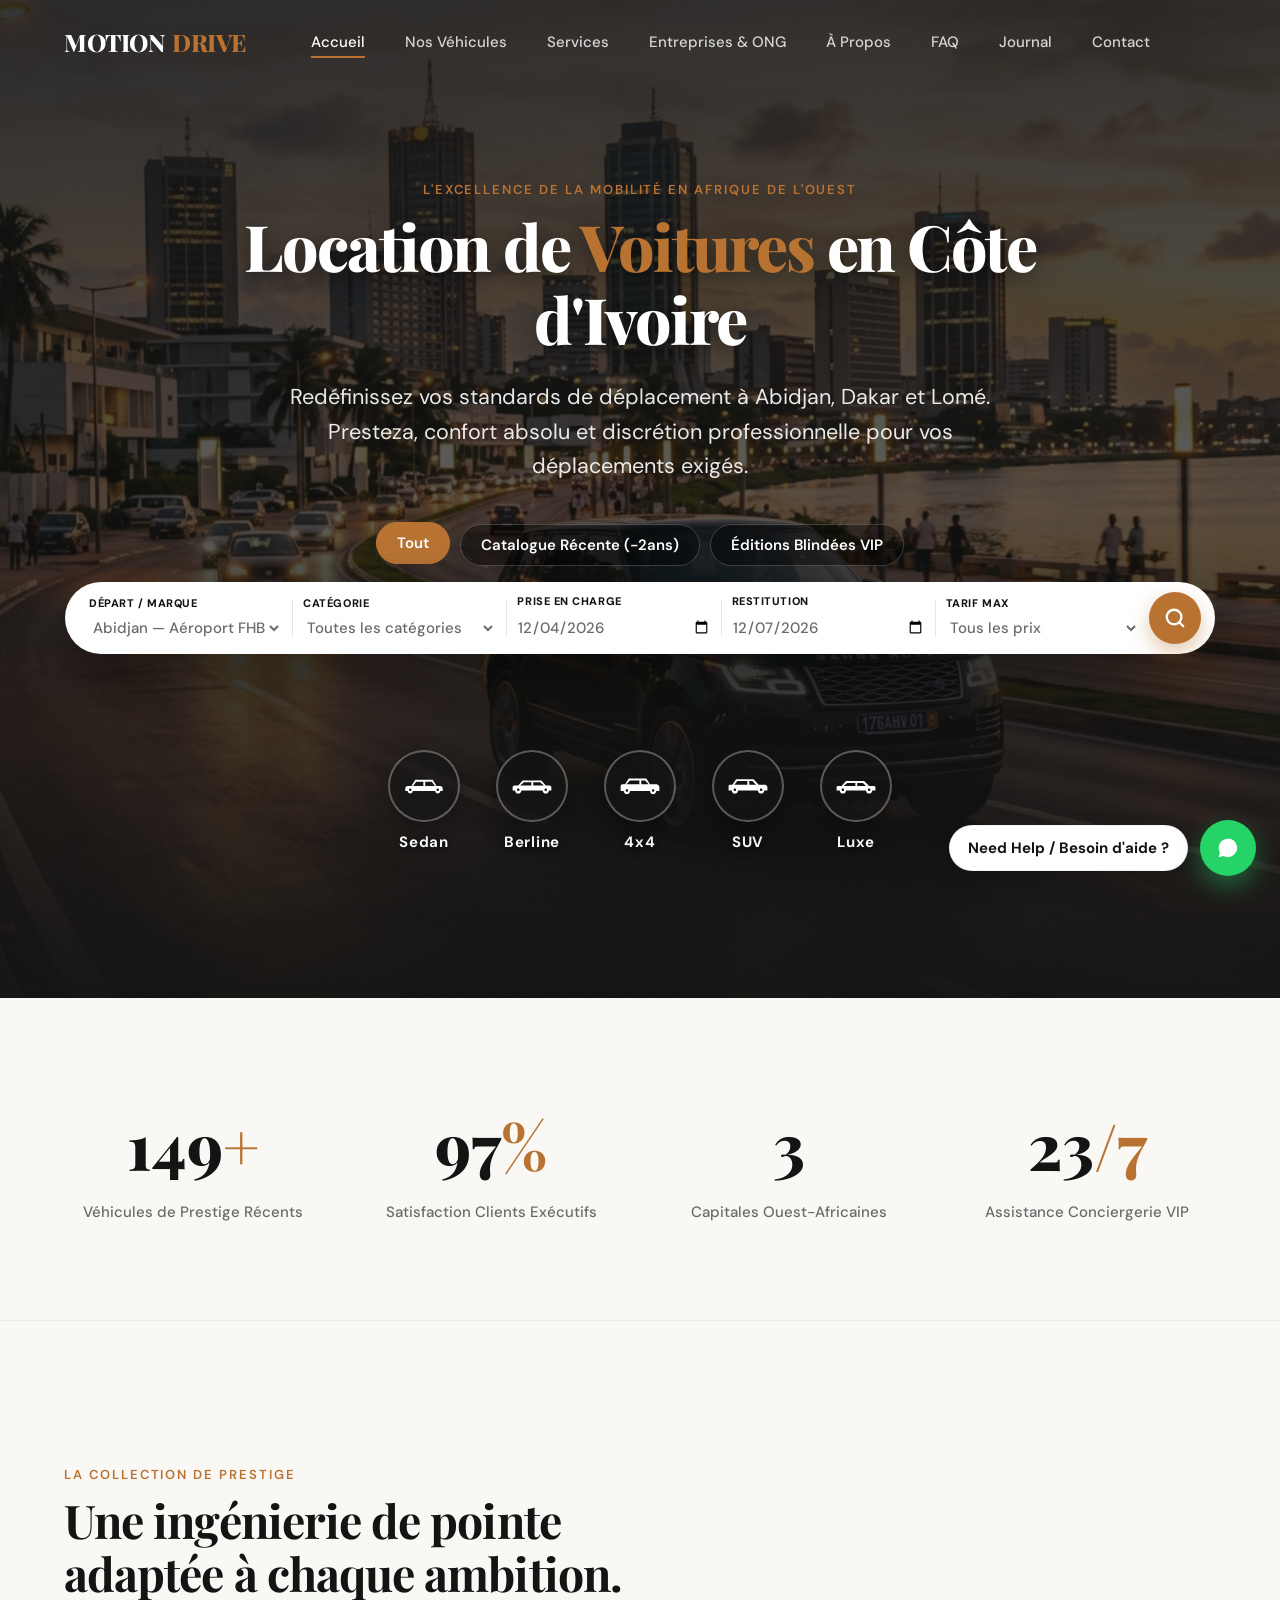
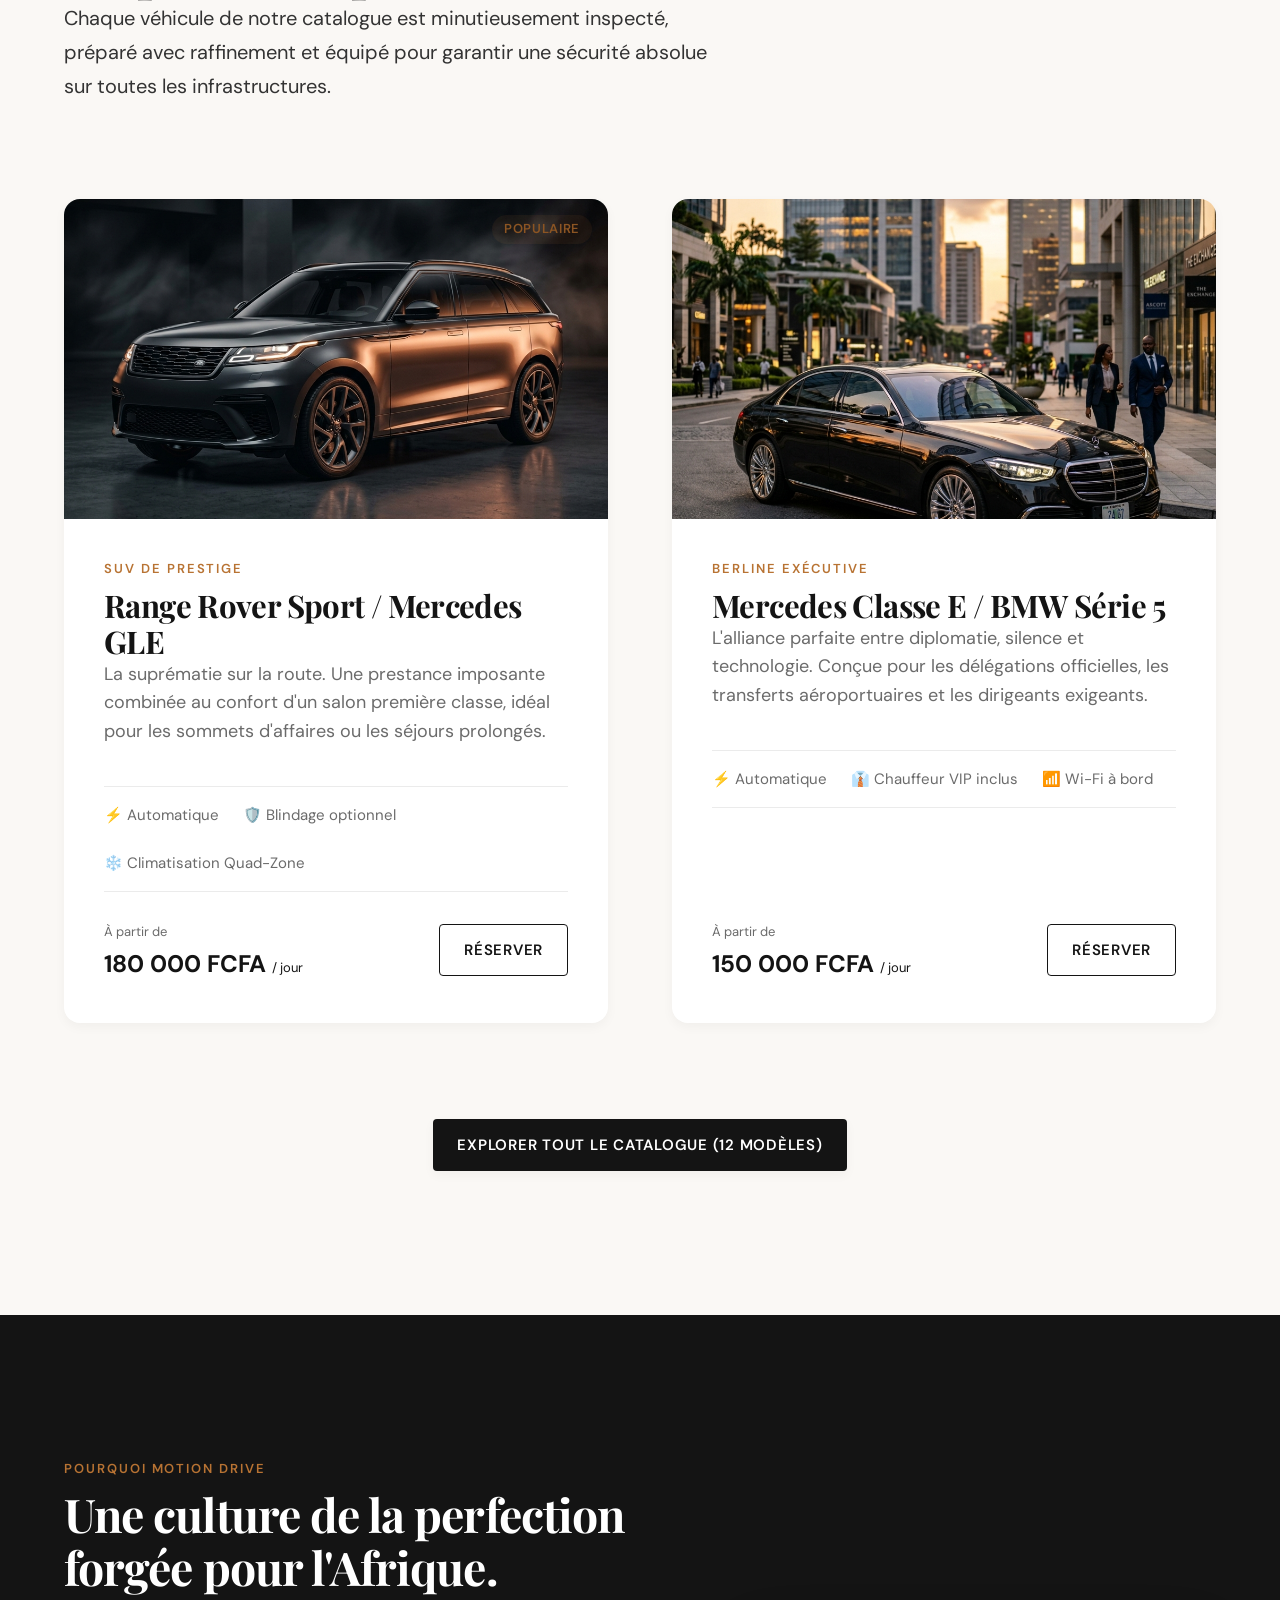
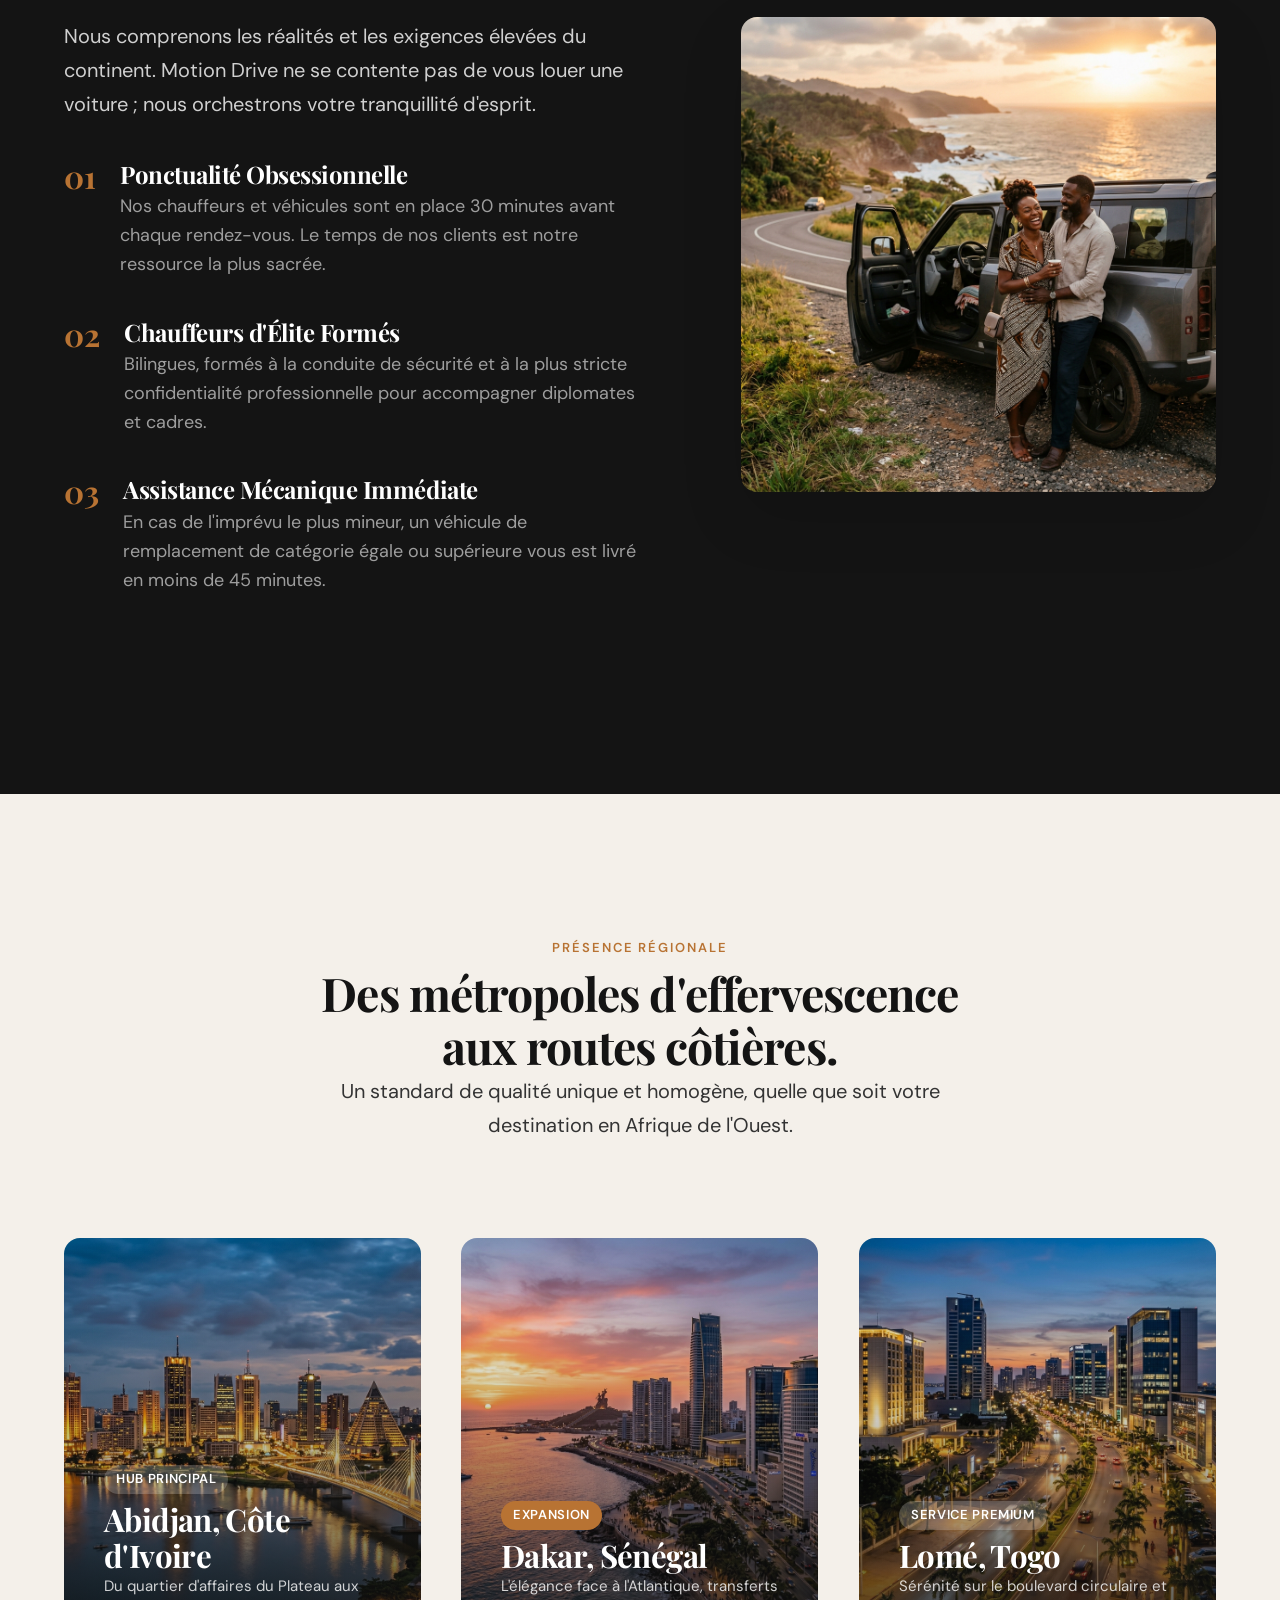
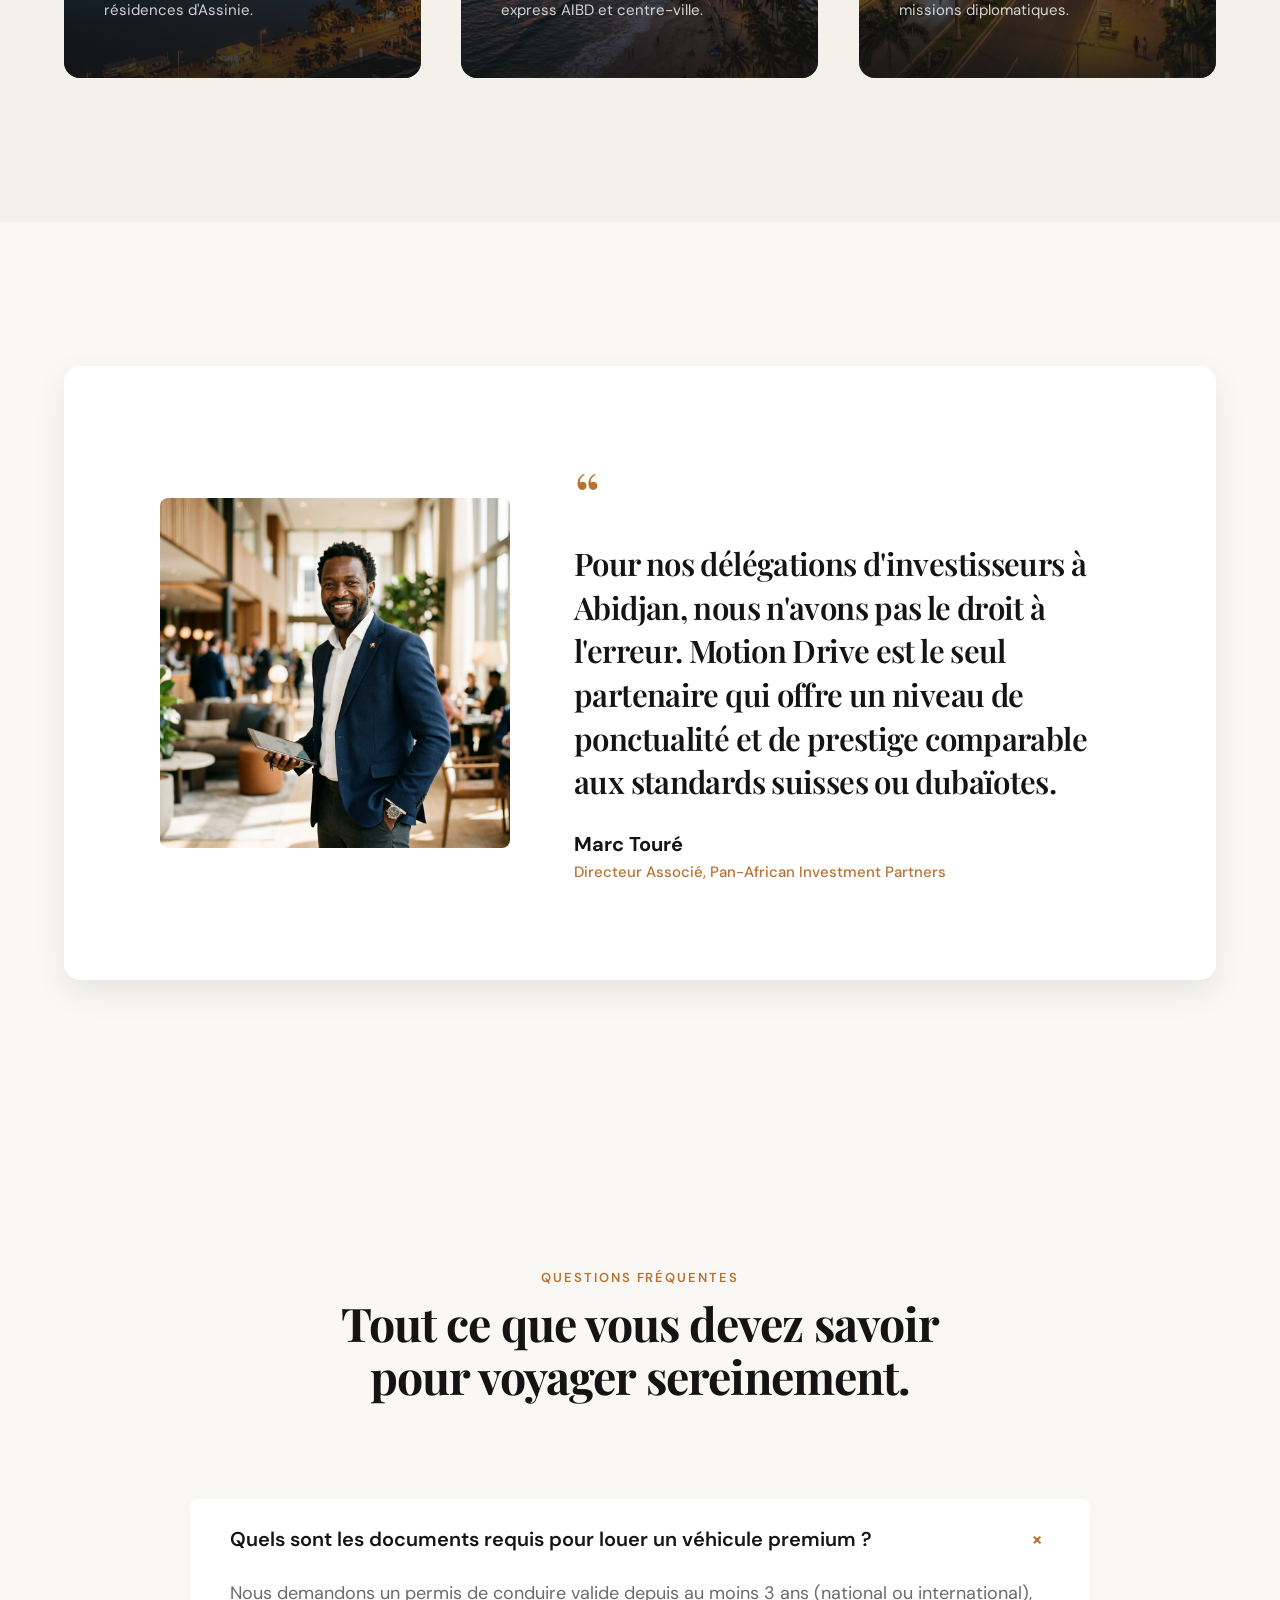
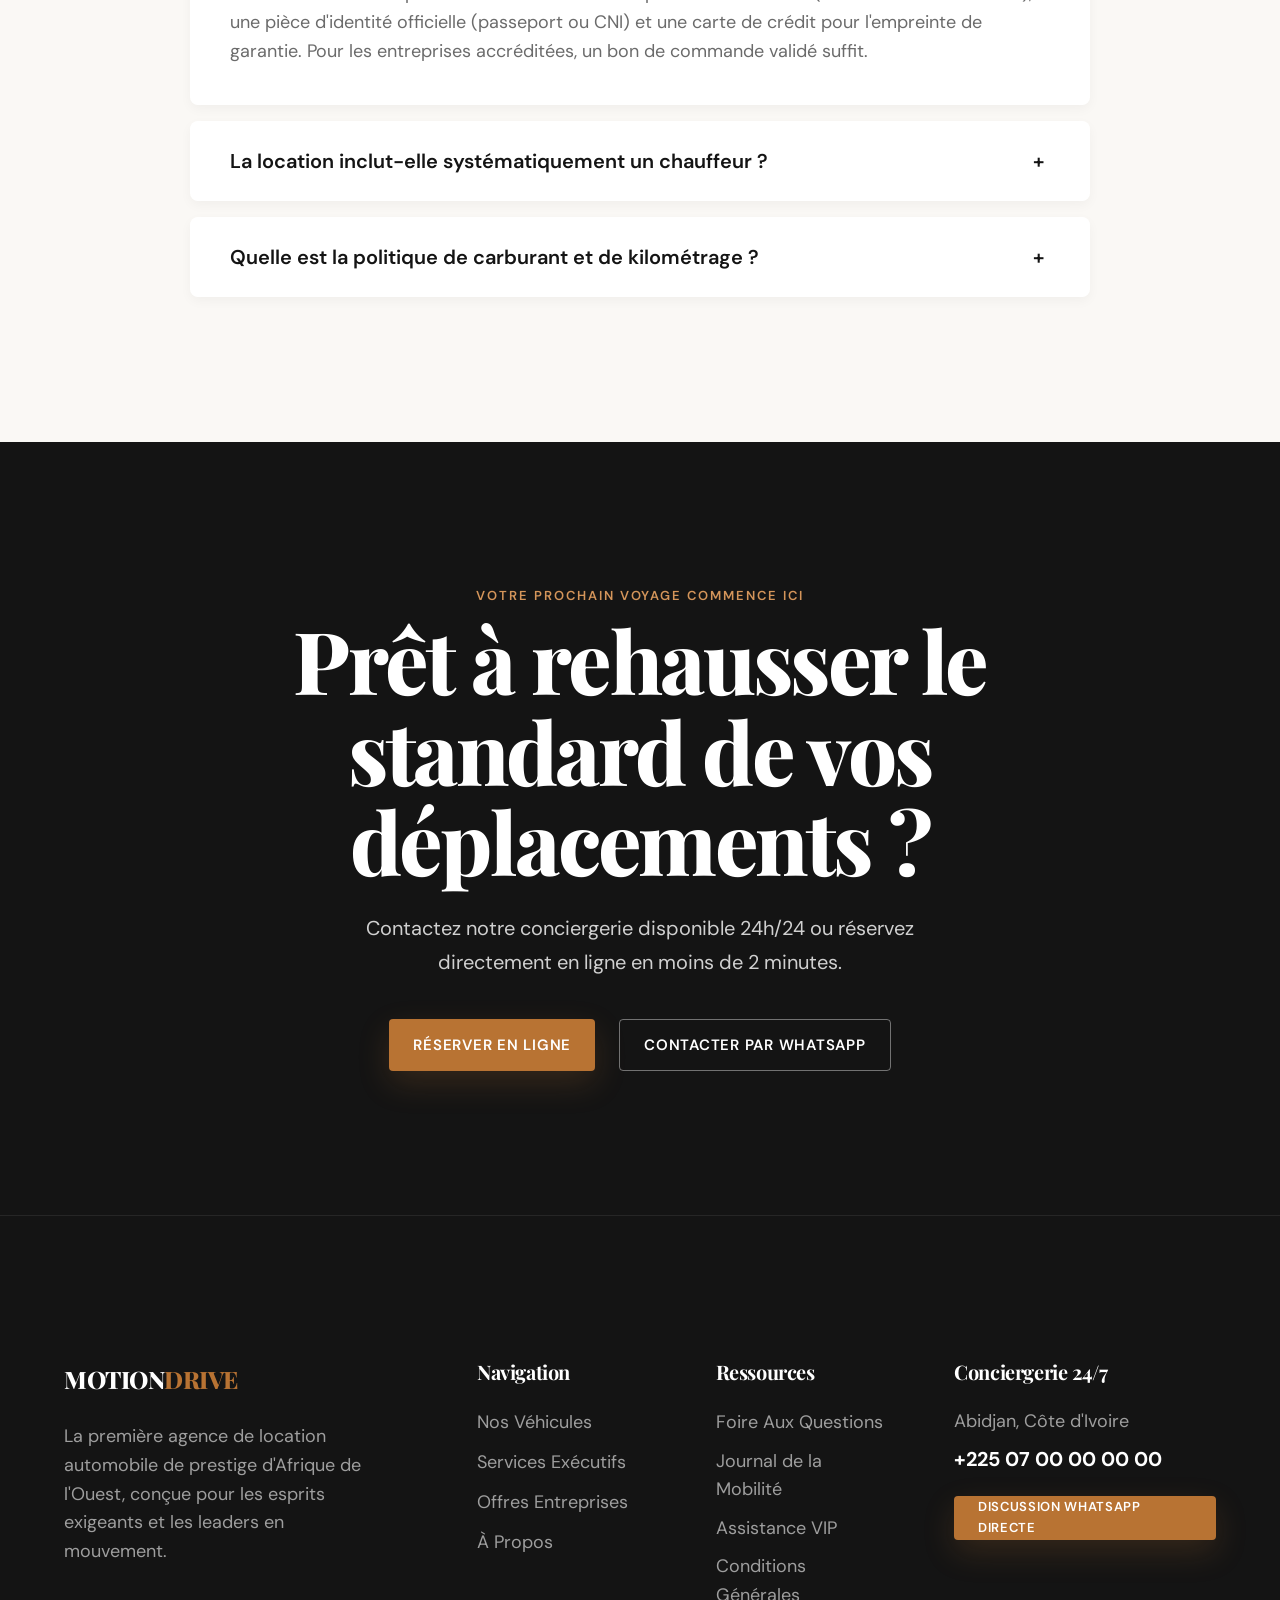
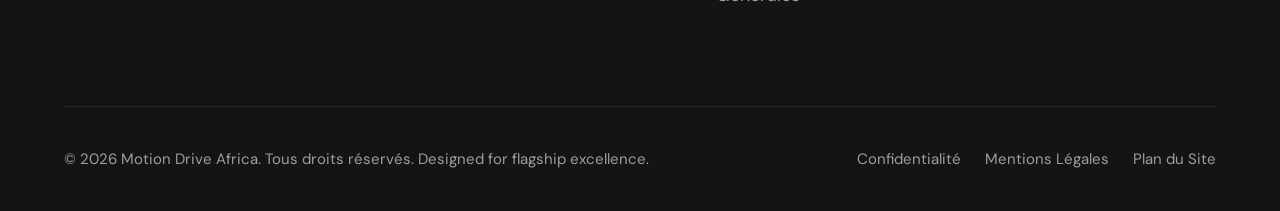
<file: index.html>
<!DOCTYPE html>
<html lang="fr">
<head>
    <meta charset="UTF-8">
    <meta name="viewport" content="width=device-width, initial-scale=1.0">
    <title>Motion Drive — Location de Voitures de Prestige en Afrique de l'Ouest</title>
    <meta name="description" content="Découvrez Motion Drive, la référence de la location automobile premium en Afrique (Abidjan, Lomé, Dakar). Catalogue de luxe, chauffeur privé et service aux entreprises.">
    <meta name="keywords" content="location voiture prestige abidjan, location suv luxe lomé, location voiture dakar, chauffeur privé afrique de l'ouest, motion drive">
    
    <!-- Open Graph / Facebook -->
    <meta property="og:type" content="website">
    <meta property="og:url" content="https://motiondrive-rental.com/">
    <meta property="og:title" content="Motion Drive — L'Élégance du Mouvement">
    <meta property="og:description" content="Expérience de location automobile sans compromis en Afrique de l'Ouest. Confort absolu, sécurité et prestige.">
    <meta property="og:image" content="./assets/images/hero_background.png">

    <!-- CSS Design System -->
    <link rel="stylesheet" href="./css/reset.css">
    <link rel="stylesheet" href="./css/root.css">
    <link rel="stylesheet" href="./css/typography.css">
    <link rel="stylesheet" href="./css/components.css">
    <link rel="stylesheet" href="./css/animations.css">
    <link rel="stylesheet" href="./css/home.css">

    <!-- Schema Markup -->
    <script type="application/ld+json">
    {
      "@context": "https://schema.org",
      "@type": "AutoRental",
      "name": "Motion Drive",
      "description": "Location automobile premium et service de chauffeur privé en Afrique de l'Ouest.",
      "url": "https://motiondrive-rental.com",
      "logo": "https://motiondrive-rental.com/logo.png",
      "telephone": "+2250700000000",
      "address": {
        "@type": "PostalAddress",
        "streetAddress": "Boulevard de la République, Plateau",
        "addressLocality": "Abidjan",
        "addressCountry": "CI"
      },
      "priceRange": "$$$"
    }
    </script>
</head>
<body>

    <!-- NAVIGATION -->
    <header class="navbar" role="banner">
        <div class="container navbar-inner">
            <a href="index.html" class="logo" aria-label="Motion Drive Accueil">
                MOTION<span>DRIVE</span>
            </a>
            
            <nav class="nav-links" role="navigation" aria-label="Navigation principale">
                <a href="index.html" class="nav-link active">Accueil</a>
                <a href="catalogue.html" class="nav-link">Nos Véhicules</a>
                <a href="services.html" class="nav-link">Services</a>
                <a href="corporate.html" class="nav-link">Entreprises & ONG</a>
                <a href="about.html" class="nav-link">À Propos</a>
                <a href="faq.html" class="nav-link">FAQ</a>
                <a href="blog.html" class="nav-link">Journal</a>
                <a href="contact.html" class="nav-link">Contact</a>
            </nav>

            <div class="nav-actions" style="display: flex; gap: 12px; align-items: center;">
                <a href="catalogue.html" class="btn btn-copper" style="display: none; @media(min-width:768px){display:inline-flex;}">Réserver</a>
                <button class="menu-toggle" aria-label="Ouvrir le menu de navigation" aria-expanded="false">
                    <span></span>
                    <span></span>
                    <span></span>
                </button>
            </div>
        </div>
    </header>

    <!-- MOBILE OVERLAY MENU -->
    <div class="mobile-menu" role="dialog" aria-modal="true" aria-label="Menu mobile">
        <nav class="mobile-nav-links">
            <a href="index.html" class="mobile-nav-link text-copper">Accueil</a>
            <a href="catalogue.html" class="mobile-nav-link">Nos Véhicules</a>
            <a href="services.html" class="mobile-nav-link">Services</a>
            <a href="corporate.html" class="mobile-nav-link">Entreprises & ONG</a>
            <a href="about.html" class="mobile-nav-link">À Propos</a>
            <a href="faq.html" class="mobile-nav-link">FAQ</a>
            <a href="blog.html" class="mobile-nav-link">Journal</a>
            <a href="contact.html" class="mobile-nav-link">Contact</a>
            <div style="margin-top: 24px;">
                <a href="catalogue.html" class="btn btn-copper" style="width: 100%;">Réserver un Véhicule</a>
            </div>
        </nav>
    </div>

    <!-- MAIN CONTENT -->
    <main role="main">

        <!-- HERO SECTION -->
        <section class="hero hero-centered" aria-labelledby="hero-heading">
            <div class="hero-bg">
                <img src="./assets/images/hero_background.png" alt="SUV de prestige roulant de nuit à Abidjan" fetchpriority="high">
            </div>
            <div class="hero-overlay"></div>
            
            <div class="container">
                <div class="hero-content-centered reveal">
                    <span class="text-caption">L'excellence de la mobilité en Afrique de l'Ouest</span>
                    <h1 id="hero-heading" class="text-display hero-title-centered">Location de <span class="text-copper">Voitures</span> en Côte d'Ivoire</h1>
                    <p class="hero-subtitle-centered">Redéfinissez vos standards de déplacement à Abidjan, Dakar et Lomé. Presteza, confort absolu et discrétion professionnelle pour vos déplacements exigés.</p>
                </div>

                <!-- TABS ABOVE SEARCH BAR -->
                <div class="hero-filter-tabs reveal reveal-delay-1">
                    <button class="hero-filter-tab active">Tout</button>
                    <button class="hero-filter-tab">Catalogue Récente (-2ans)</button>
                    <button class="hero-filter-tab">Éditions Blindées VIP</button>
                </div>

                <!-- INTEGRATED PILL SEARCH ENGINE -->
                <div id="search-section" class="search-module-pill reveal reveal-delay-2" role="search">
                    <form class="search-form-pill" action="catalogue.html" method="GET">
                        <div class="pill-group">
                            <label for="pickup-loc">Départ / Marque</label>
                            <select id="pickup-loc" name="location" class="pill-control" aria-label="Lieu ou Marque">
                                <option value="all">Abidjan — Aéroport FHB</option>
                                <option value="plateau">Abidjan — Plateau / Cocody</option>
                                <option value="dakar">Dakar — Aéroport Blaise Diagne</option>
                                <option value="lome">Lomé — Centre Ville</option>
                            </select>
                        </div>

                        <div class="pill-divider"></div>

                        <div class="pill-group">
                            <label for="vehicle-model">Catégorie</label>
                            <select id="vehicle-model" name="category" class="pill-control" aria-label="Catégorie">
                                <option value="all">Toutes les catégories</option>
                                <option value="suv">SUV 4x4 de Prestige</option>
                                <option value="sedan">Berlines Exécutives</option>
                                <option value="luxe">Limousine & Luxe</option>
                            </select>
                        </div>

                        <div class="pill-divider"></div>

                        <div class="pill-group">
                            <label for="pickup-date">Prise en charge</label>
                            <input type="date" id="pickup-date" name="start_date" class="pill-control" aria-label="Date de prise en charge">
                        </div>

                        <div class="pill-divider"></div>

                        <div class="pill-group">
                            <label for="return-date">Restitution</label>
                            <input type="date" id="return-date" name="end_date" class="pill-control" aria-label="Date de restitution">
                        </div>

                        <div class="pill-divider"></div>

                        <div class="pill-group">
                            <label for="daily-price">Tarif Max</label>
                            <select id="daily-price" name="price" class="pill-control" aria-label="Tarif Max">
                                <option value="all">Tous les prix</option>
                                <option value="150">≤ 250 000 FCFA/j</option>
                                <option value="250">≤ 450 000 FCFA/j</option>
                                <option value="vip">450 000+ FCFA/j</option>
                            </select>
                        </div>

                        <div class="pill-action">
                            <button type="submit" class="btn-pill-search" aria-label="Lancer la recherche">
                                <svg width="22" height="22" viewBox="0 0 24 24" fill="none" stroke="currentColor" stroke-width="2.5" stroke-linecap="round" stroke-linejoin="round">
                                    <circle cx="11" cy="11" r="8"></circle>
                                    <line x1="21" y1="21" x2="16.65" y2="16.65"></line>
                                </svg>
                            </button>
                        </div>
                    </form>
                </div>

                <!-- CIRCULAR VEHICLE CATEGORY ICONS BELOW SEARCH BAR -->
                <div class="hero-categories reveal reveal-delay-3">
                    <a href="catalogue.html?category=sedan" class="category-icon-item">
                        <div class="category-icon-circle">
                            <!-- Sedan Silhouette SVG -->
                            <svg viewBox="0 0 64 32" fill="currentColor">
                                <path d="M58 16H52L46 6H18L12 16H6C3.8 16 2 17.8 2 20V24H6C6 26.2 7.8 28 10 28C12.2 28 14 26.2 14 24H50C50 26.2 51.8 28 54 28C56.2 28 58 26.2 58 24H62V20C62 17.8 60.2 16 58 16ZM19.5 9H31V16H14.5L19.5 9ZM34 9H44.5L49.5 16H34V9ZM10 24C8.9 24 8 23.1 8 22C8 20.9 8.9 20 10 20C11.1 20 12 20.9 12 22C12 23.1 11.1 24 10 24ZM54 24C52.9 24 52 23.1 52 22C52 20.9 52.9 20 54 20C55.1 20 56 20.9 56 22C56 23.1 55.1 24 54 24Z"/>
                            </svg>
                        </div>
                        <span>Sedan</span>
                    </a>

                    <a href="catalogue.html?category=sedan" class="category-icon-item">
                        <div class="category-icon-circle">
                            <!-- Berline Silhouette SVG -->
                            <svg viewBox="0 0 64 32" fill="currentColor">
                                <path d="M60 15H54L47 7H17L10 15H4C2.3 15 1 16.3 1 18V23H5C5 25.8 7.2 28 10 28C12.8 28 15 25.8 15 23H49C49 25.8 51.2 28 54 28C56.8 28 59 25.8 59 23H63V18C63 16.3 61.7 15 60 15ZM19 10H31V15H13L19 10ZM34 10H45L51 15H34V10ZM10 24C8.9 24 8 23.1 8 22C8 20.9 8.9 20 10 20C11.1 20 12 20.9 12 22C12 23.1 11.1 24 10 24ZM54 24C52.9 24 52 23.1 52 22C52 20.9 52.9 20 54 20C55.1 20 56 20.9 56 22C56 23.1 55.1 24 54 24Z"/>
                            </svg>
                        </div>
                        <span>Berline</span>
                    </a>

                    <a href="catalogue.html?category=suv" class="category-icon-item">
                        <div class="category-icon-circle">
                            <!-- 4x4 Silhouette SVG -->
                            <svg viewBox="0 0 64 32" fill="currentColor">
                                <path d="M58 13H48L42 4H14L8 13H4C2.3 13 1 14.3 1 16V24H6C6 26.8 8.2 29 11 29C13.8 29 16 26.8 16 24H48C48 26.8 50.2 29 53 29C55.8 29 58 26.8 58 24H63V18C63 15.2 60.8 13 58 13ZM16 7H31V13H10L16 7ZM34 7H40L46 13H34V7ZM11 25C9.9 25 9 24.1 9 23C9 21.9 9.9 21 11 21C12.1 21 13 21.9 13 23C13 24.1 12.1 25 11 25ZM53 25C51.9 25 51 24.1 51 23C51 21.9 51.9 21 53 21C54.1 21 55 21.9 55 23C55 24.1 54.1 25 53 25Z"/>
                            </svg>
                        </div>
                        <span>4x4</span>
                    </a>

                    <a href="catalogue.html?category=suv" class="category-icon-item">
                        <div class="category-icon-circle">
                            <!-- SUV Silhouette SVG -->
                            <svg viewBox="0 0 64 32" fill="currentColor">
                                <path d="M59 14H49L41 5H13L7 14H3C1.9 14 1 14.9 1 16V23H6C6 25.8 8.2 28 11 28C13.8 28 16 25.8 16 23H48C48 25.8 50.2 28 53 28C55.8 28 58 25.8 58 23H63V18C63 15.8 61.2 14 59 14ZM15 8H31V14H10L15 8ZM34 8H39L45 14H34V8ZM11 24C9.9 24 9 23.1 9 22C9 20.9 9.9 20 11 20C12.1 20 13 20.9 13 22C13 23.1 12.1 24 11 24ZM53 24C51.9 24 51 23.1 51 22C51 20.9 51.9 20 53 20C54.1 20 55 20.9 55 22C55 23.1 54.1 24 53 24Z"/>
                            </svg>
                        </div>
                        <span>SUV</span>
                    </a>

                    <a href="catalogue.html?category=luxe" class="category-icon-item">
                        <div class="category-icon-circle">
                            <!-- Luxe Silhouette SVG -->
                            <svg viewBox="0 0 64 32" fill="currentColor">
                                <path d="M61 16H53L45 8H16L9 16H3C1.9 16 1 16.9 1 18V23H6C6 25.8 8.2 28 11 28C13.8 28 16 25.8 16 23H48C48 25.8 50.2 28 53 28C55.8 28 58 25.8 58 23H63V18C63 16.9 62.1 16 61 16ZM18 11H31V16H12L18 11ZM34 11H43L48 16H34V11ZM11 24C9.9 24 9 23.1 9 22C9 20.9 9.9 20 11 20C12.1 20 13 20.9 13 22C13 23.1 12.1 24 11 24ZM53 24C51.9 24 51 23.1 51 22C51 20.9 51.9 20 53 20C54.1 20 55 20.9 55 22C55 23.1 54.1 24 53 24Z"/>
                            </svg>
                        </div>
                        <span>Luxe</span>
                    </a>
                </div>
            </div>
        </section>

        <!-- TRUST INDICATORS -->
        <section class="trust-bar" aria-label="Statistiques de confiance">
            <div class="container">
                <div class="trust-grid">
                    <div class="reveal">
                        <div class="trust-number" data-target="150" data-suffix="+">0<span>+</span></div>
                        <div class="trust-label">Véhicules de Prestige Récents</div>
                    </div>
                    <div class="reveal reveal-delay-1">
                        <div class="trust-number" data-target="98" data-suffix="%">0<span>%</span></div>
                        <div class="trust-label">Satisfaction Clients Exécutifs</div>
                    </div>
                    <div class="reveal reveal-delay-2">
                        <div class="trust-number" data-target="4" data-suffix="">0</div>
                        <div class="trust-label">Capitales Ouest-Africaines</div>
                    </div>
                    <div class="reveal reveal-delay-3">
                        <div class="trust-number" data-target="24" data-suffix="/7">0<span>/7</span></div>
                        <div class="trust-label">Assistance Conciergerie VIP</div>
                    </div>
                </div>
            </div>
        </section>

        <!-- FLEET PREVIEW -->
        <section class="section-fleet" aria-labelledby="fleet-heading">
            <div class="container">
                <div class="section-header reveal">
                    <span class="text-caption">La Collection de Prestige</span>
                    <h2 id="fleet-heading">Une ingénierie de pointe adaptée à chaque ambition.</h2>
                    <p class="text-lead">Chaque véhicule de notre catalogue est minutieusement inspecté, préparé avec raffinement et équipé pour garantir une sécurité absolue sur toutes les infrastructures.</p>
                </div>

                <div class="fleet-grid">
                    <!-- Card 1: SUV -->
                    <article class="fleet-card reveal">
                        <div class="fleet-img">
                            <span class="badge" style="position: absolute; top: 16px; right: 16px; z-index: 2;">Populaire</span>
                            <img src="./assets/images/fleet_suv.png" alt="SUV de Luxe Noir Graphite Studio">
                        </div>
                        <div class="fleet-details">
                            <span class="text-caption">SUV de Prestige</span>
                            <h3>Range Rover Sport / Mercedes GLE</h3>
                            <p>La suprématie sur la route. Une prestance imposante combinée au confort d'un salon première classe, idéal pour les sommets d'affaires ou les séjours prolongés.</p>
                            <div class="fleet-specs">
                                <span>⚡ Automatique</span>
                                <span>🛡️ Blindage optionnel</span>
                                <span>❄️ Climatisation Quad-Zone</span>
                            </div>
                            <div style="display: flex; justify-content: space-between; align-items: center; margin-top: auto;">
                                <div>
                                    <span style="font-size: var(--text-xs); color: var(--color-stone);">À partir de</span>
                                    <div style="font-size: var(--text-xl); font-weight: 700; color: var(--color-graphite);">180 000 FCFA <span style="font-size: var(--text-xs); font-weight: 400;">/ jour</span></div>
                                </div>
                                <a href="catalogue.html?category=suv" class="btn btn-outline">Réserver</a>
                            </div>
                        </div>
                    </article>

                    <!-- Card 2: Sedan -->
                    <article class="fleet-card reveal reveal-delay-1">
                        <div class="fleet-img">
                            <img src="./assets/images/fleet_sedan.png" alt="Berline Exécutive Noire en ville au coucher de soleil">
                        </div>
                        <div class="fleet-details">
                            <span class="text-caption">Berline Exécutive</span>
                            <h3>Mercedes Classe E / BMW Série 5</h3>
                            <p>L'alliance parfaite entre diplomatie, silence et technologie. Conçue pour les délégations officielles, les transferts aéroportuaires et les dirigeants exigeants.</p>
                            <div class="fleet-specs">
                                <span>⚡ Automatique</span>
                                <span>👔 Chauffeur VIP inclus</span>
                                <span>📶 Wi-Fi à bord</span>
                            </div>
                            <div style="display: flex; justify-content: space-between; align-items: center; margin-top: auto;">
                                <div>
                                    <span style="font-size: var(--text-xs); color: var(--color-stone);">À partir de</span>
                                    <div style="font-size: var(--text-xl); font-weight: 700; color: var(--color-graphite);">150 000 FCFA <span style="font-size: var(--text-xs); font-weight: 400;">/ jour</span></div>
                                </div>
                                <a href="catalogue.html?category=sedan" class="btn btn-outline">Réserver</a>
                            </div>
                        </div>
                    </article>
                </div>

                <div style="text-align: center; margin-top: var(--space-2xl);" class="reveal">
                    <a href="catalogue.html" class="btn btn-primary">Explorer tout le catalogue (12 modèles)</a>
                </div>
            </div>
        </section>

        <!-- WHY CHOOSE US (EDITORIAL LAYOUT) -->
        <section class="section-editorial" aria-labelledby="why-heading">
            <div class="container">
                <div class="editorial-grid">
                    <div class="editorial-text reveal">
                        <span class="text-caption">Pourquoi Motion Drive</span>
                        <h2 id="why-heading" class="editorial-title">Une culture de la perfection forgée pour l'Afrique.</h2>
                        <p class="text-lead" style="color: rgba(255,255,255,0.8);">Nous comprenons les réalités et les exigences élevées du continent. Motion Drive ne se contente pas de vous louer une voiture ; nous orchestrons votre tranquillité d'esprit.</p>
                        
                        <div class="editorial-list">
                            <div class="editorial-item">
                                <span class="editorial-number">01</span>
                                <div>
                                    <h4 style="color: var(--color-white); margin-bottom: 4px;">Ponctualité Obsessionnelle</h4>
                                    <p style="color: var(--color-stone-light);">Nos chauffeurs et véhicules sont en place 30 minutes avant chaque rendez-vous. Le temps de nos clients est notre ressource la plus sacrée.</p>
                                </div>
                            </div>
                            <div class="editorial-item">
                                <span class="editorial-number">02</span>
                                <div>
                                    <h4 style="color: var(--color-white); margin-bottom: 4px;">Chauffeurs d'Élite Formés</h4>
                                    <p style="color: var(--color-stone-light);">Bilingues, formés à la conduite de sécurité et à la plus stricte confidentialité professionnelle pour accompagner diplomates et cadres.</p>
                                </div>
                            </div>
                            <div class="editorial-item">
                                <span class="editorial-number">03</span>
                                <div>
                                    <h4 style="color: var(--color-white); margin-bottom: 4px;">Assistance Mécanique Immédiate</h4>
                                    <p style="color: var(--color-stone-light);">En cas de l'imprévu le plus mineur, un véhicule de remplacement de catégorie égale ou supérieure vous est livré en moins de 45 minutes.</p>
                                </div>
                            </div>
                        </div>
                    </div>
                    <div class="editorial-img reveal reveal-delay-2" style="border-radius: var(--radius-lg); overflow: hidden; box-shadow: var(--shadow-lg);">
                        <img src="./assets/images/story_couple.png" alt="Couple africain élégant souriant près d'un SUV de luxe face à l'océan">
                    </div>
                </div>
            </div>
        </section>

        <!-- DESTINATIONS STORYTELLING -->
        <section class="section-destinations" aria-labelledby="dest-heading">
            <div class="container">
                <div class="section-header reveal" style="text-align: center; margin: 0 auto var(--space-2xl);">
                    <span class="text-caption">Présence Régionale</span>
                    <h2 id="dest-heading">Des métropoles d'effervescence aux routes côtières.</h2>
                    <p class="text-lead">Un standard de qualité unique et homogène, quelle que soit votre destination en Afrique de l'Ouest.</p>
                </div>

                <div class="dest-grid">
                    <div class="dest-card reveal">
                        <img src="./assets/images/dest_abidjan.png" alt="Skyline illuminée d'Abidjan Plateau au crépuscule">
                        <div class="dest-overlay"></div>
                        <div class="dest-content">
                            <span class="badge" style="background: rgba(255,255,255,0.2); color: white; margin-bottom: 8px;">Hub Principal</span>
                            <h3 style="color: white;">Abidjan, Côte d'Ivoire</h3>
                            <p style="color: rgba(255,255,255,0.8); font-size: var(--text-sm);">Du quartier d'affaires du Plateau aux résidences d'Assinie.</p>
                        </div>
                    </div>

                    <div class="dest-card reveal reveal-delay-1">
                        <img src="./assets/images/dest_dakar.png" alt="Skyline luxueuse au coucher de soleil de Dakar, Sénégal face à l'Atlantique">
                        <div class="dest-overlay"></div>
                        <div class="dest-content">
                            <span class="badge" style="background: var(--color-copper); color: white; margin-bottom: 8px;">Expansion</span>
                            <h3 style="color: white;">Dakar, Sénégal</h3>
                            <p style="color: rgba(255,255,255,0.8); font-size: var(--text-sm);">L'élégance face à l'Atlantique, transferts express AIBD et centre-ville.</p>
                        </div>
                    </div>

                    <div class="dest-card reveal reveal-delay-2">
                        <img src="./assets/images/dest_lome.png" alt="Boulevard de prestige illuminé à Lomé, Togo au crépuscule">
                        <div class="dest-overlay"></div>
                        <div class="dest-content">
                            <span class="badge" style="background: rgba(255,255,255,0.2); color: white; margin-bottom: 8px;">Service Premium</span>
                            <h3 style="color: white;">Lomé, Togo</h3>
                            <p style="color: rgba(255,255,255,0.8); font-size: var(--text-sm);">Sérénité sur le boulevard circulaire et missions diplomatiques.</p>
                        </div>
                    </div>
                </div>
            </div>
        </section>

        <!-- TESTIMONIALS -->
        <section class="section-testimonials" aria-labelledby="testi-heading">
            <div class="container">
                <div class="testi-card reveal">
                    <div class="testi-img">
                        <img src="./assets/images/testimonial_user1.png" alt="Portrait de Marc Touré, dirigeant d'entreprise">
                    </div>
                    <div>
                        <div class="quote-icon">“</div>
                        <h3 style="margin-bottom: var(--space-md); font-weight: 600; line-height: 1.4;">Pour nos délégations d'investisseurs à Abidjan, nous n'avons pas le droit à l'erreur. Motion Drive est le seul partenaire qui offre un niveau de ponctualité et de prestige comparable aux standards suisses ou dubaïotes.</h3>
                        <div>
                            <div style="font-weight: 700; color: var(--color-graphite); font-size: var(--text-lg);">Marc Touré</div>
                            <div style="color: var(--color-copper); font-size: var(--text-sm); font-weight: 500;">Directeur Associé, Pan-African Investment Partners</div>
                        </div>
                    </div>
                </div>
            </div>
        </section>

        <!-- FAQ ACCORDION -->
        <section style="padding: var(--space-3xl) 0; background-color: var(--color-warm-white);" aria-labelledby="faq-heading">
            <div class="container">
                <div class="section-header reveal" style="text-align: center; margin: 0 auto var(--space-2xl);">
                    <span class="text-caption">Questions Fréquentes</span>
                    <h2 id="faq-heading">Tout ce que vous devez savoir pour voyager sereinement.</h2>
                </div>

                <div class="accordion reveal">
                    <div class="accordion-item active">
                        <button class="accordion-header" aria-expanded="true">
                            Quels sont les documents requis pour louer un véhicule premium ?
                            <span class="accordion-icon">+</span>
                        </button>
                        <div class="accordion-body" style="max-height: 200px;">
                            <p>Nous demandons un permis de conduire valide depuis au moins 3 ans (national ou international), une pièce d'identité officielle (passeport ou CNI) et une carte de crédit pour l'empreinte de garantie. Pour les entreprises accréditées, un bon de commande validé suffit.</p>
                        </div>
                    </div>

                    <div class="accordion-item">
                        <button class="accordion-header" aria-expanded="false">
                            La location inclut-elle systématiquement un chauffeur ?
                            <span class="accordion-icon">+</span>
                        </button>
                        <div class="accordion-body">
                            <p>Nos berlines exécutives et vans VIP sont prioritairement proposés avec nos chauffeurs professionnels d'élite pour vous garantir confort et sécurité. Cependant, nos SUV peuvent être loués sans chauffeur après validation de notre service sécurité.</p>
                        </div>
                    </div>

                    <div class="accordion-item">
                        <button class="accordion-header" aria-expanded="false">
                            Quelle est la politique de carburant et de kilométrage ?
                            <span class="accordion-icon">+</span>
                        </button>
                        <div class="accordion-body">
                            <p>Nos véhicules sont livrés avec le plein de carburant et doivent être restitués avec le même niveau. Nos forfaits journaliers incluent un kilométrage généreux de 200 km/jour, parfaitement adapté aux déplacements urbains et périurbains.</p>
                        </div>
                    </div>
                </div>
            </div>
        </section>

        <!-- FULLSCREEN CTA -->
        <section class="section-cta" aria-labelledby="cta-heading">
            <div class="container reveal">
                <span class="text-caption" style="color: var(--color-copper-light);">Votre Prochain Voyage Commence Ici</span>
                <h2 id="cta-heading" class="text-display" style="color: white; max-width: 800px; margin: 0 auto var(--space-md);">Prêt à rehausser le standard de vos déplacements ?</h2>
                <p class="text-lead" style="color: rgba(255,255,255,0.8); max-width: 600px; margin: 0 auto var(--space-lg);">Contactez notre conciergerie disponible 24h/24 ou réservez directement en ligne en moins de 2 minutes.</p>
                <div style="display: flex; gap: var(--space-md); justify-content: center; flex-wrap: wrap;">
                    <a href="catalogue.html" class="btn btn-copper">Réserver en ligne</a>
                    <a href="contact.html" class="btn btn-outline-white">Contacter par WhatsApp</a>
                </div>
            </div>
        </section>

    </main>

    <!-- FOOTER -->
    <footer class="footer" role="contentinfo">
        <div class="container">
            <div class="footer-grid">
                <div class="footer-col">
                    <a href="index.html" class="logo" style="margin-bottom: var(--space-md); display: inline-block;">MOTION<span>DRIVE</span></a>
                    <p style="color: var(--color-stone-light); max-width: 320px;">La première agence de location automobile de prestige d'Afrique de l'Ouest, conçue pour les esprits exigeants et les leaders en mouvement.</p>
                </div>
                <div class="footer-col">
                    <h4>Navigation</h4>
                    <div class="footer-links">
                        <a href="catalogue.html">Nos Véhicules</a>
                        <a href="services.html">Services Exécutifs</a>
                        <a href="corporate.html">Offres Entreprises</a>
                        <a href="about.html">À Propos</a>
                    </div>
                </div>
                <div class="footer-col">
                    <h4>Ressources</h4>
                    <div class="footer-links">
                        <a href="faq.html">Foire Aux Questions</a>
                        <a href="blog.html">Journal de la Mobilité</a>
                        <a href="contact.html">Assistance VIP</a>
                        <a href="#">Conditions Générales</a>
                    </div>
                </div>
                <div class="footer-col">
                    <h4>Conciergerie 24/7</h4>
                    <p style="color: var(--color-stone-light); margin-bottom: var(--space-xs);">Abidjan, Côte d'Ivoire</p>
                    <div style="font-size: var(--text-lg); font-weight: 700; color: white; margin-bottom: var(--space-sm);">+225 07 00 00 00 00</div>
                    <a href="https://wa.me/2250700000000" target="_blank" rel="noopener noreferrer" class="btn btn-copper" style="min-height: 44px; font-size: var(--text-xs);">Discussion WhatsApp Directe</a>
                </div>
            </div>
            <div class="footer-bottom">
                <div>&copy; 2026 Motion Drive Africa. Tous droits réservés. Designed for flagship excellence.</div>
                <div style="display: flex; gap: var(--space-md);">
                    <a href="#">Confidentialité</a>
                    <a href="#">Mentions Légales</a>
                    <a href="#">Plan du Site</a>
                </div>
            </div>
        </div>
    </footer>

    <!-- STICKY MOBILE BOOKING CTA -->
    <div class="sticky-mobile-cta" aria-label="Réservation rapide mobile">
        <div>
            <div style="font-size: var(--text-xs); color: var(--color-stone-light); text-transform: uppercase;">Location Premium</div>
            <div style="font-size: var(--text-sm); font-weight: 700; color: white;">À partir de 150 000 FCFA/j</div>
        </div>
        <a href="catalogue.html" class="btn btn-copper" style="min-height: 44px; padding: 0 20px;">Réserver</a>
    </div>

    <!-- FLOATING WHATSAPP ASSISTANCE WIDGET -->
    <div class="floating-help-widget">
        <div class="floating-help-text">Need Help / Besoin d'aide ?</div>
        <a href="https://wa.me/2250700000000" target="_blank" class="floating-whatsapp-btn" aria-label="Assistance WhatsApp 24/7">
            <svg width="28" height="28" viewBox="0 0 24 24" fill="currentColor">
                <path d="M12.031 6.172c-3.181 0-5.767 2.586-5.768 5.766-.001 1.298.38 2.27 1.019 3.287l-.582 2.128 2.182-.573c.978.58 1.911.928 3.145.929 3.178 0 5.767-2.587 5.768-5.766.001-3.187-2.575-5.77-5.764-5.771zm3.392 8.244c-.144.405-.837.774-1.17.824-.299.045-.677.063-1.092-.069-.252-.08-.575-.187-.988-.365-1.739-.751-2.874-2.502-2.961-2.617-.087-.116-.708-.94-.708-1.793s.448-1.273.607-1.446c.159-.173.346-.217.462-.217l.332.006c.106.005.249-.04.39.298.144.347.491 1.2.534 1.287.043.087.072.188.014.304-.058.116-.087.188-.173.289l-.26.304c-.087.086-.177.18-.076.354.101.174.449.741.964 1.201.662.591 1.221.774 1.394.86s.289.058.39-.058c.101-.116.433-.506.549-.68.116-.173.231-.145.39-.087s1.011.477 1.184.564.289.13.332.202c.045.072.045.419-.1.824zm-3.392-10.416c-4.418 0-8 3.582-8 8 0 1.411.368 2.738 1.025 3.896l-1.09 3.989 4.091-1.071c1.118.614 2.399.963 3.766.963 4.417 0 8-3.582 8-8s-3.583-8-8-8z"/>
            </svg>
        </a>
    </div>

    <script src="./js/main.js"></script>
    <script src="./js/animations.js"></script>
    <script src="./js/search.js"></script>
    <script src="./js/faq.js"></script>
</body>
</html>
</file>
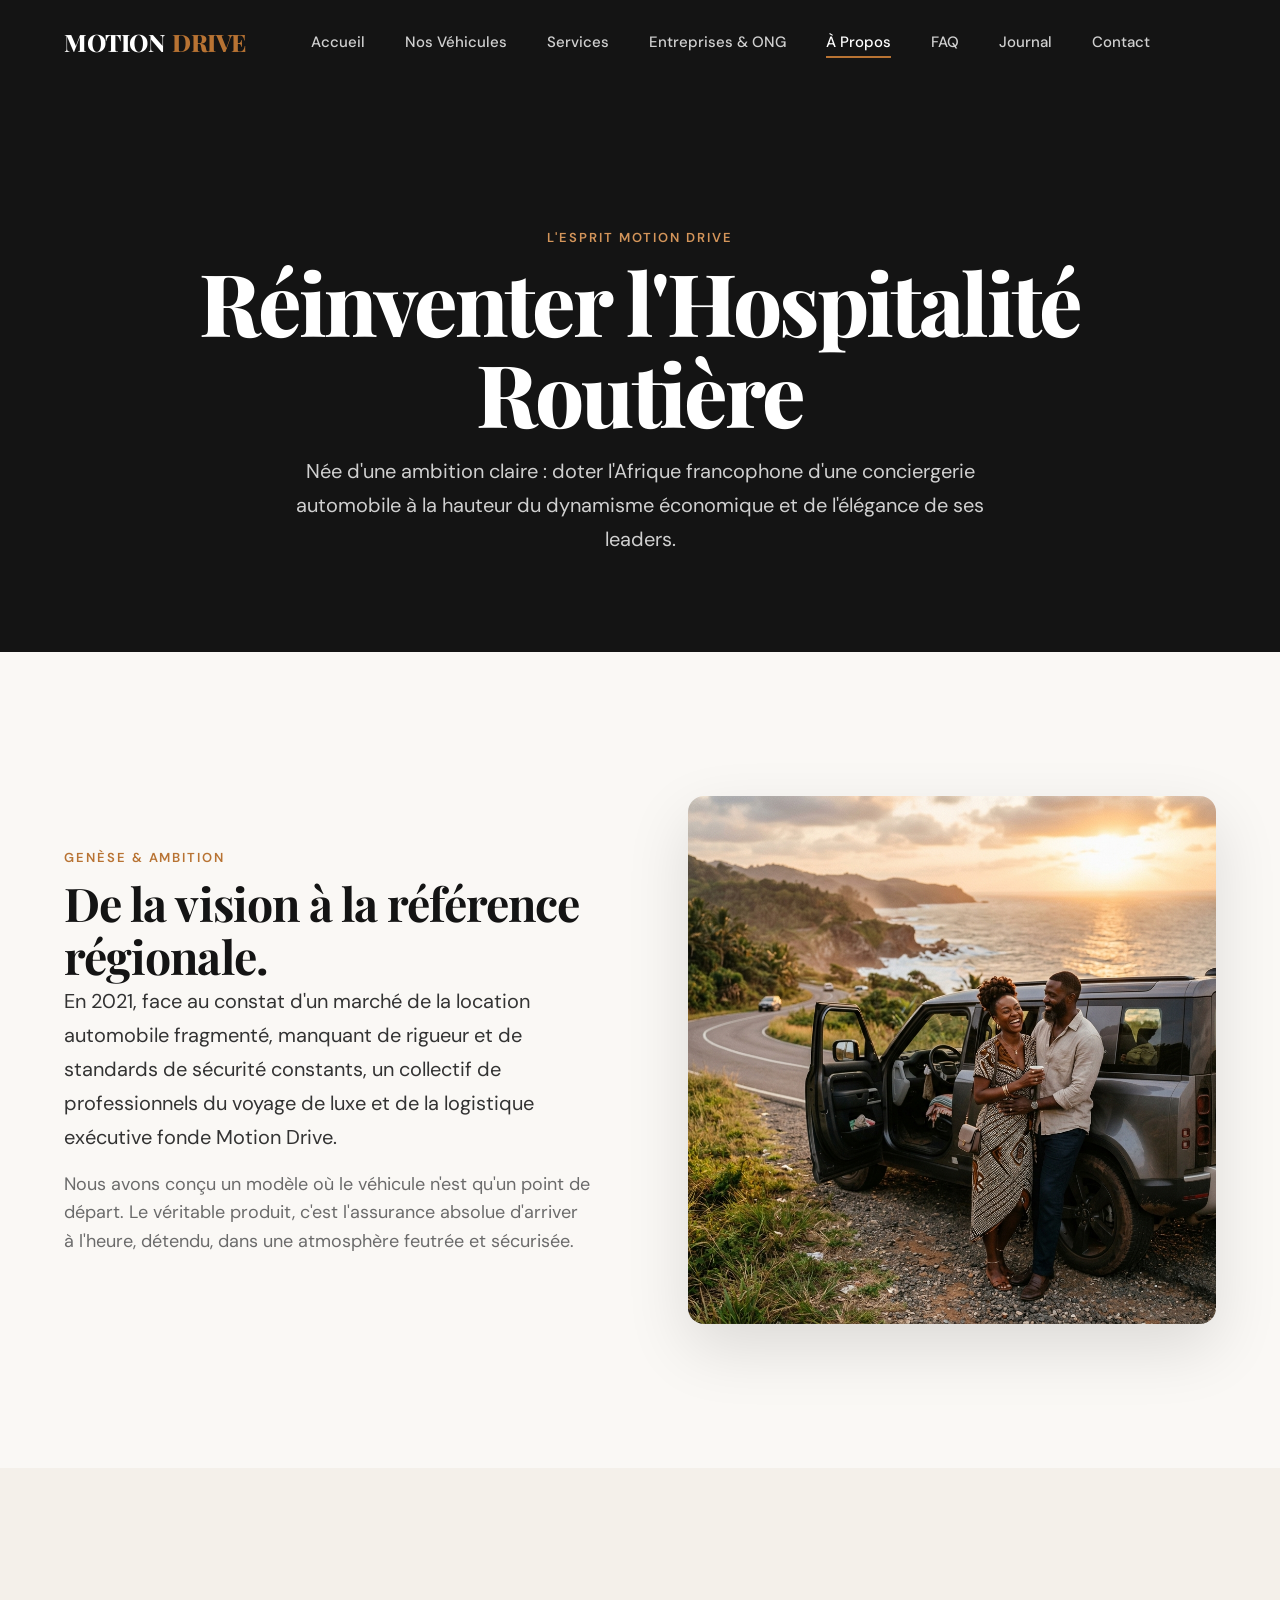
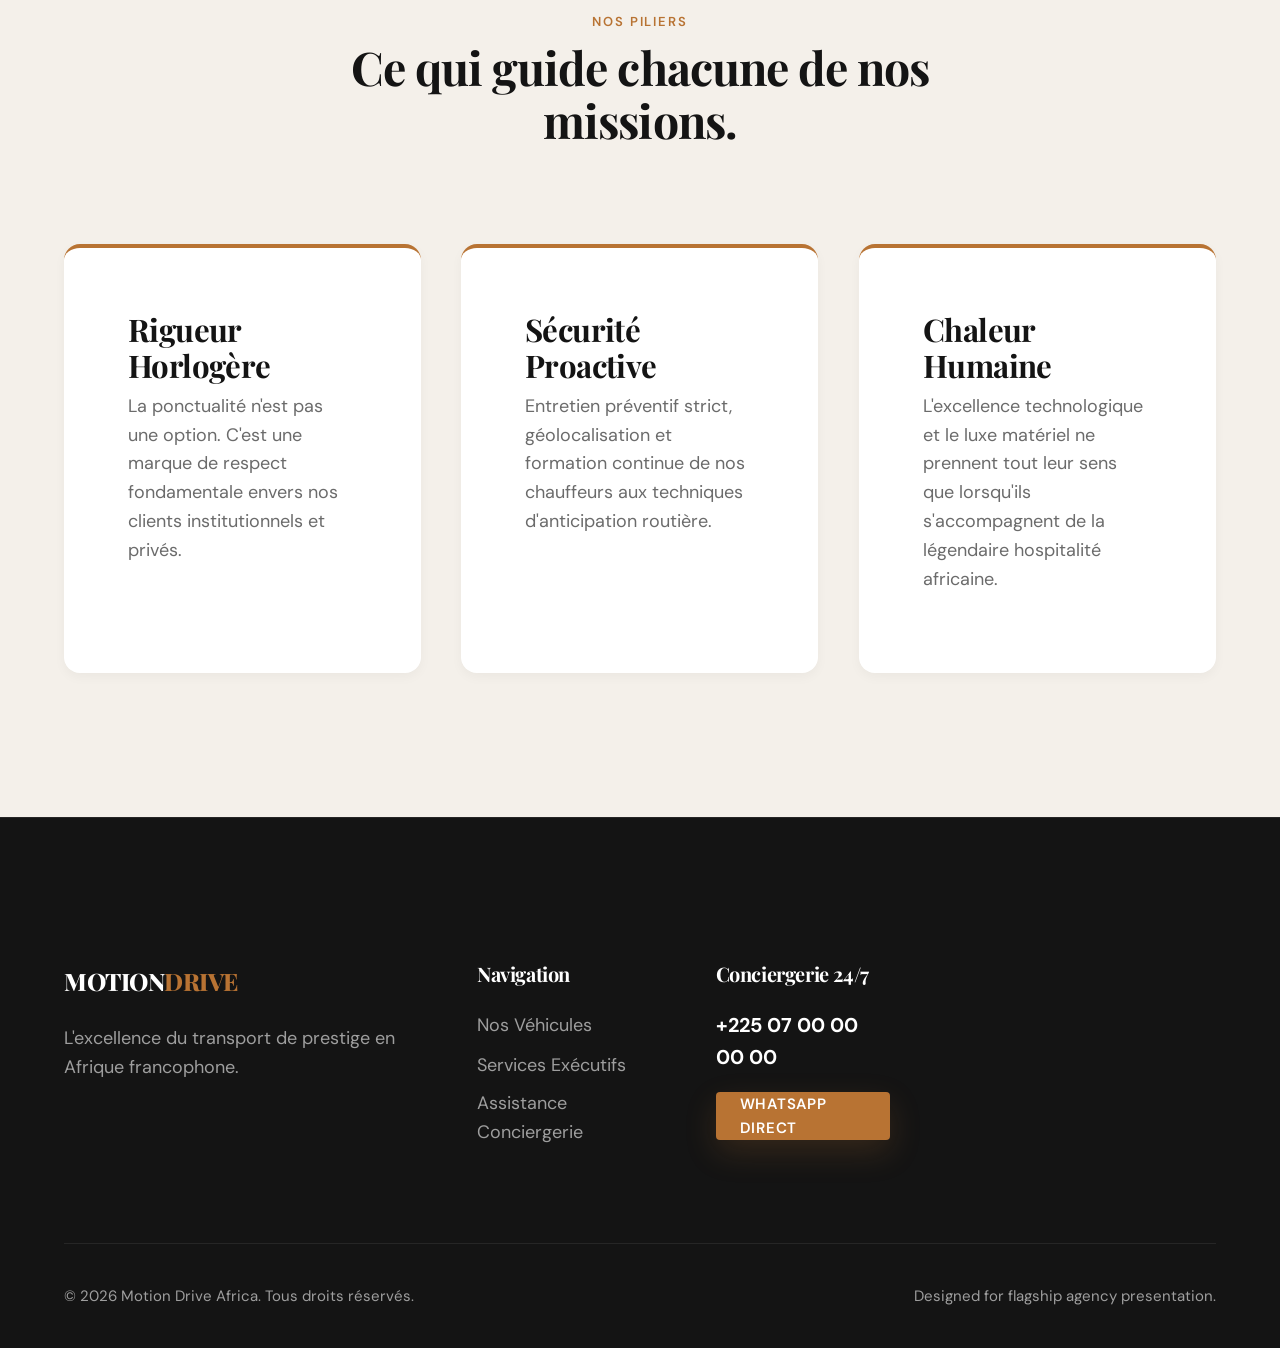
<file: about.html>
﻿<!DOCTYPE html>
<html lang="fr">
<head>
    <meta charset="UTF-8">
    <meta name="viewport" content="width=device-width, initial-scale=1.0">
    <title>À Propos de Motion Drive — Notre Vision & Philosophie</title>
    <meta name="description" content="Découvrez l'histoire de Motion Drive, née de la volonté d'offrir à l'Afrique de l'Ouest un service de location automobile aux standards internationaux de luxe et de sécurité.">
    
    <link rel="stylesheet" href="./css/reset.css">
    <link rel="stylesheet" href="./css/root.css">
    <link rel="stylesheet" href="./css/typography.css">
    <link rel="stylesheet" href="./css/components.css">
    <link rel="stylesheet" href="./css/animations.css">
    <link rel="stylesheet" href="./css/about.css">
</head>
<body>

    <!-- NAVIGATION -->
    <header class="navbar scrolled">
        <div class="container navbar-inner">
            <a href="index.html" class="logo">MOTION<span>DRIVE</span></a>
            <nav class="nav-links">
                <a href="index.html" class="nav-link">Accueil</a>
                <a href="catalogue.html" class="nav-link">Nos Véhicules</a>
                <a href="services.html" class="nav-link">Services</a>
                <a href="corporate.html" class="nav-link">Entreprises & ONG</a>
                <a href="about.html" class="nav-link active">À Propos</a>
                <a href="faq.html" class="nav-link">FAQ</a>
                <a href="blog.html" class="nav-link">Journal</a>
                <a href="contact.html" class="nav-link">Contact</a>
            </nav>
            <div class="nav-actions" style="display: flex; gap: 12px; align-items: center;">
                <a href="contact.html" class="btn btn-copper" style="display: none; @media(min-width:768px){display:inline-flex;}">Assistance VIP</a>
                <button class="menu-toggle" aria-label="Menu"><span></span><span></span><span></span></button>
            </div>
        </div>
    </header>

    <!-- MOBILE OVERLAY MENU -->
    <div class="mobile-menu">
        <nav class="mobile-nav-links">
            <a href="index.html" class="mobile-nav-link">Accueil</a>
            <a href="catalogue.html" class="mobile-nav-link">Nos Véhicules</a>
            <a href="services.html" class="mobile-nav-link">Services</a>
            <a href="corporate.html" class="mobile-nav-link">Entreprises & ONG</a>
            <a href="about.html" class="mobile-nav-link text-copper">À Propos</a>
            <a href="faq.html" class="mobile-nav-link">FAQ</a>
            <a href="blog.html" class="mobile-nav-link">Journal</a>
            <a href="contact.html" class="mobile-nav-link">Contact</a>
        </nav>
    </div>

    <!-- ABOUT HERO -->
    <section class="about-hero">
        <div class="container reveal">
            <span class="text-caption" style="color: var(--color-copper-light);">L'Esprit Motion Drive</span>
            <h1 class="text-display" style="color: white; margin-bottom: var(--space-sm);">Réinventer l'Hospitalité Routière</h1>
            <p class="text-lead" style="color: rgba(255,255,255,0.8); max-width: 700px; margin: 0 auto;">Née d'une ambition claire : doter l'Afrique francophone d'une conciergerie automobile à la hauteur du dynamisme économique et de l'élégance de ses leaders.</p>
        </div>
    </section>

    <!-- STORY SECTION -->
    <section class="story-section">
        <div class="container">
            <div class="story-grid">
                <div class="reveal">
                    <span class="text-caption">Genèse & Ambition</span>
                    <h2>De la vision à la référence régionale.</h2>
                    <p class="text-lead">En 2021, face au constat d'un marché de la location automobile fragmenté, manquant de rigueur et de standards de sécurité constants, un collectif de professionnels du voyage de luxe et de la logistique exécutive fonde Motion Drive.</p>
                    <p>Nous avons conçu un modèle où le véhicule n'est qu'un point de départ. Le véritable produit, c'est l'assurance absolue d'arriver à l'heure, détendu, dans une atmosphère feutrée et sécurisée.</p>
                </div>
                <div class="reveal reveal-delay-2" style="border-radius: var(--radius-lg); overflow: hidden; box-shadow: var(--shadow-lg);">
                    <img src="./assets/images/story_couple.png" alt="Visionnaires de Motion Drive">
                </div>
            </div>
        </div>
    </section>

    <!-- VALUES SECTION -->
    <section class="values-section">
        <div class="container">
            <div class="section-header reveal" style="text-align: center; max-width: 700px; margin: 0 auto var(--space-2xl);">
                <span class="text-caption">Nos Piliers</span>
                <h2>Ce qui guide chacune de nos missions.</h2>
            </div>

            <div class="values-grid">
                <div class="value-card reveal">
                    <h3 style="margin-bottom: var(--space-xs);">Rigueur Horlogère</h3>
                    <p>La ponctualité n'est pas une option. C'est une marque de respect fondamentale envers nos clients institutionnels et privés.</p>
                </div>
                <div class="value-card reveal reveal-delay-1">
                    <h3 style="margin-bottom: var(--space-xs);">Sécurité Proactive</h3>
                    <p>Entretien préventif strict, géolocalisation et formation continue de nos chauffeurs aux techniques d'anticipation routière.</p>
                </div>
                <div class="value-card reveal reveal-delay-2">
                    <h3 style="margin-bottom: var(--space-xs);">Chaleur Humaine</h3>
                    <p>L'excellence technologique et le luxe matériel ne prennent tout leur sens que lorsqu'ils s'accompagnent de la légendaire hospitalité africaine.</p>
                </div>
            </div>
        </div>
    </section>

    <!-- FOOTER -->
    <footer class="footer">
        <div class="container">
            <div class="footer-grid">
                <div class="footer-col">
                    <a href="index.html" class="logo" style="margin-bottom: var(--space-md); display: inline-block;">MOTION<span>DRIVE</span></a>
                    <p style="color: var(--color-stone-light);">L'excellence du transport de prestige en Afrique francophone.</p>
                </div>
                <div class="footer-col">
                    <h4>Navigation</h4>
                    <div class="footer-links">
                        <a href="catalogue.html">Nos Véhicules</a>
                        <a href="services.html">Services Exécutifs</a>
                        <a href="contact.html">Assistance Conciergerie</a>
                    </div>
                </div>
                <div class="footer-col">
                    <h4>Conciergerie 24/7</h4>
                    <div style="font-size: var(--text-lg); font-weight: 700; color: white; margin: var(--space-xs) 0 var(--space-sm);">+225 07 00 00 00 00</div>
                    <a href="https://wa.me/2250700000000" target="_blank" class="btn btn-copper" style="min-height: 44px;">WhatsApp Direct</a>
                </div>
            </div>
            <div class="footer-bottom">
                <div>&copy; 2026 Motion Drive Africa. Tous droits réservés.</div>
                <div>Designed for flagship agency presentation.</div>
            </div>
        </div>
    </footer>

    <script src="./js/main.js"></script>
    <script src="./js/animations.js"></script>
</body>
</html>
</file>
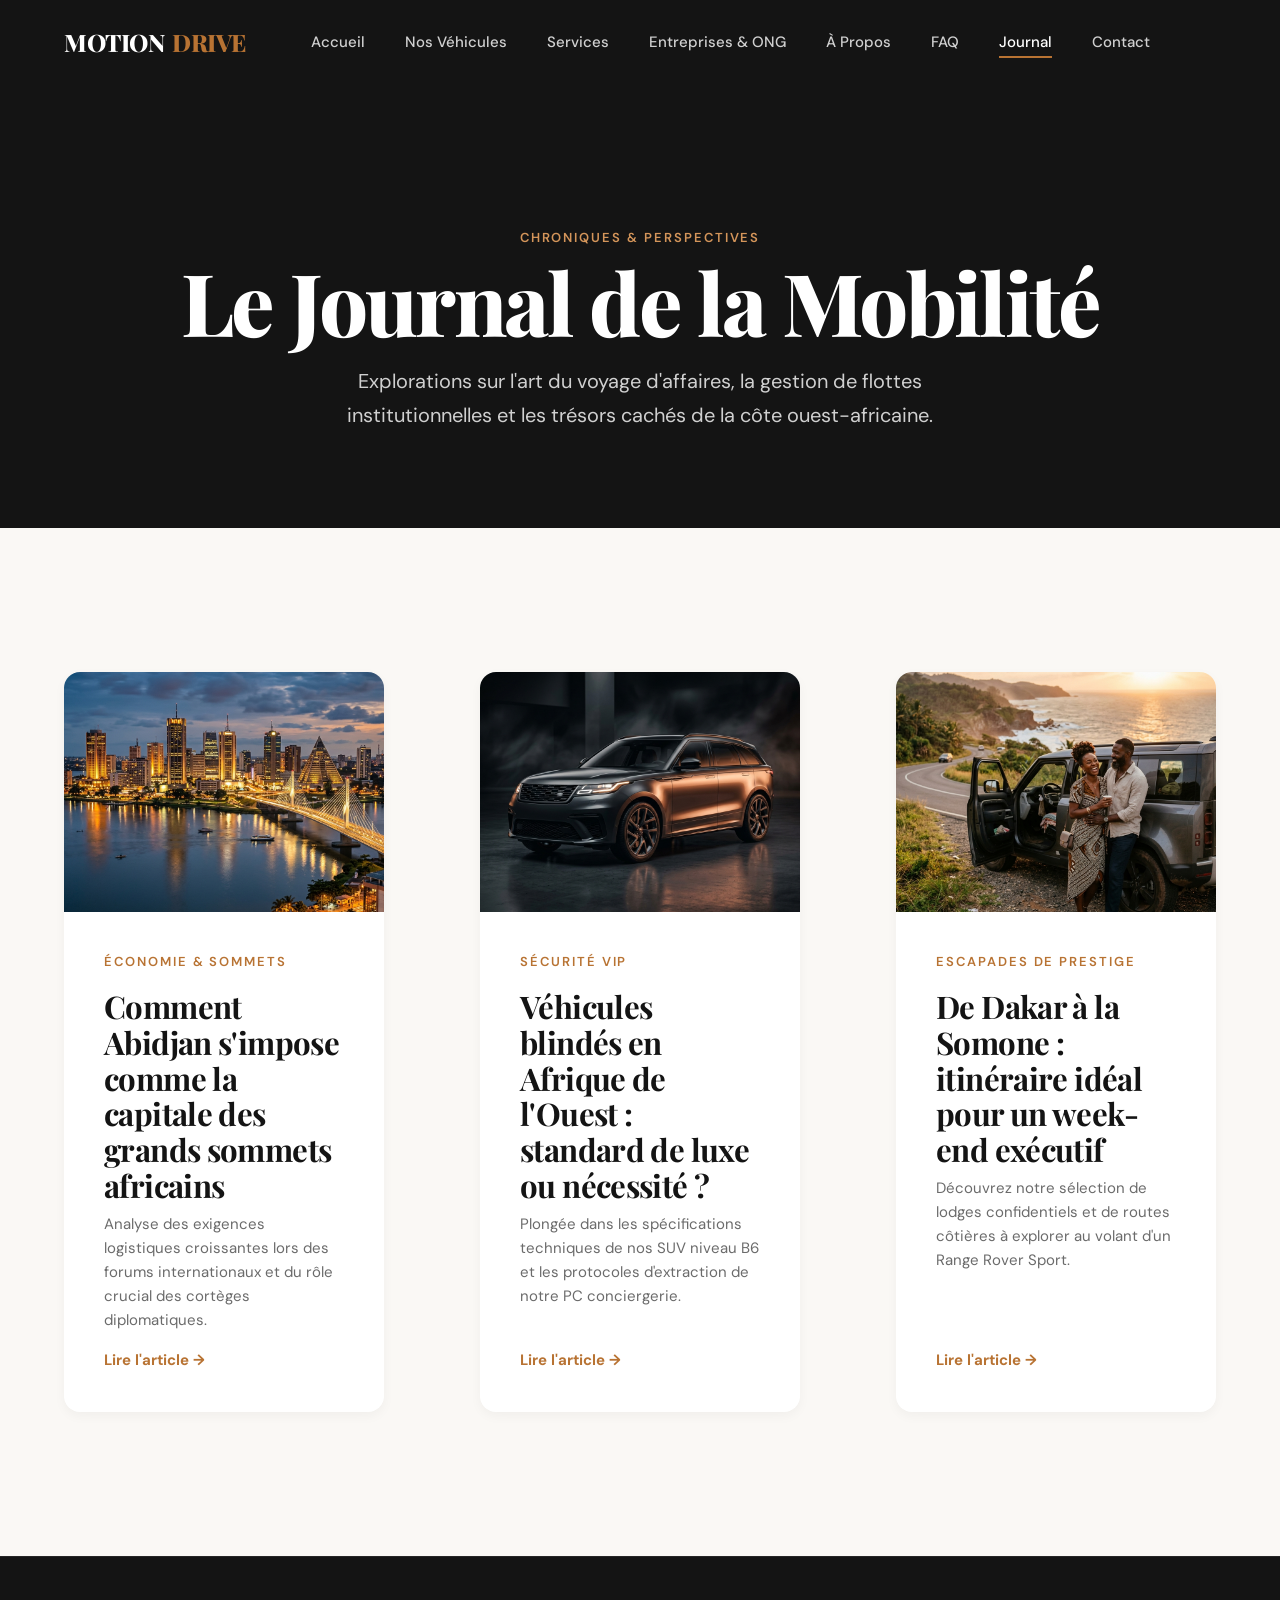
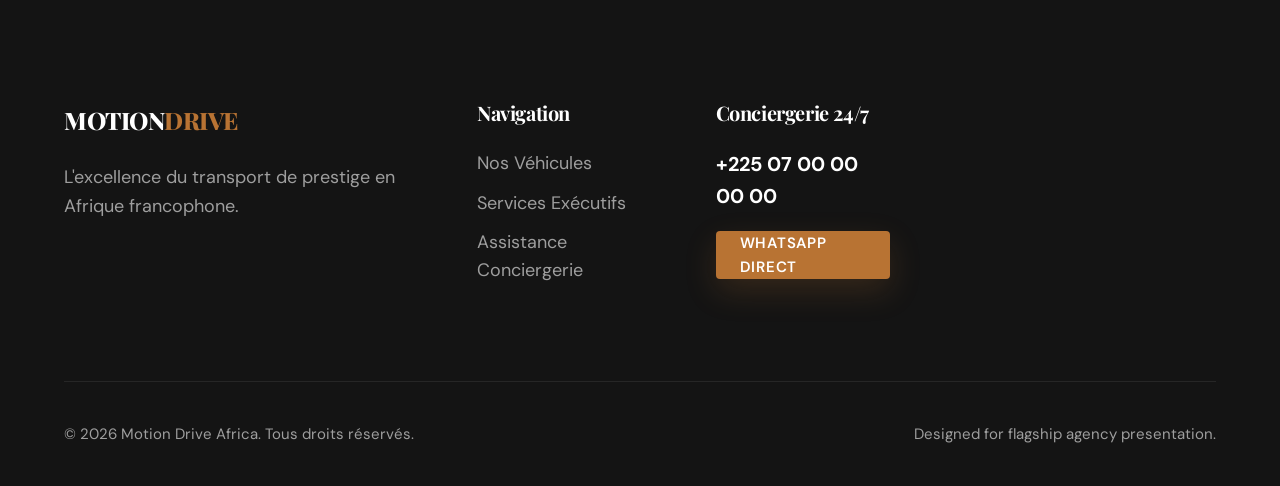
<file: blog.html>
﻿<!DOCTYPE html>
<html lang="fr">
<head>
    <meta charset="UTF-8">
    <meta name="viewport" content="width=device-width, initial-scale=1.0">
    <title>Journal de la Mobilité Exécutive — Motion Drive</title>
    <meta name="description" content="Analyses et chroniques sur l'évolution du transport d'affaires, les sommets diplomatiques en Afrique de l'Ouest et les escapades de prestige.">
    
    <link rel="stylesheet" href="./css/reset.css">
    <link rel="stylesheet" href="./css/root.css">
    <link rel="stylesheet" href="./css/typography.css">
    <link rel="stylesheet" href="./css/components.css">
    <link rel="stylesheet" href="./css/animations.css">
    <link rel="stylesheet" href="./css/blog.css">
</head>
<body>

    <!-- NAVIGATION -->
    <header class="navbar scrolled">
        <div class="container navbar-inner">
            <a href="index.html" class="logo">MOTION<span>DRIVE</span></a>
            <nav class="nav-links">
                <a href="index.html" class="nav-link">Accueil</a>
                <a href="catalogue.html" class="nav-link">Nos Véhicules</a>
                <a href="services.html" class="nav-link">Services</a>
                <a href="corporate.html" class="nav-link">Entreprises & ONG</a>
                <a href="about.html" class="nav-link">À Propos</a>
                <a href="faq.html" class="nav-link">FAQ</a>
                <a href="blog.html" class="nav-link active">Journal</a>
                <a href="contact.html" class="nav-link">Contact</a>
            </nav>
            <div class="nav-actions" style="display: flex; gap: 12px; align-items: center;">
                <a href="contact.html" class="btn btn-copper" style="display: none; @media(min-width:768px){display:inline-flex;}">Assistance VIP</a>
                <button class="menu-toggle" aria-label="Menu"><span></span><span></span><span></span></button>
            </div>
        </div>
    </header>

    <!-- MOBILE OVERLAY MENU -->
    <div class="mobile-menu">
        <nav class="mobile-nav-links">
            <a href="index.html" class="mobile-nav-link">Accueil</a>
            <a href="catalogue.html" class="mobile-nav-link">Nos Véhicules</a>
            <a href="services.html" class="mobile-nav-link">Services</a>
            <a href="corporate.html" class="mobile-nav-link">Entreprises & ONG</a>
            <a href="about.html" class="mobile-nav-link">À Propos</a>
            <a href="faq.html" class="mobile-nav-link">FAQ</a>
            <a href="blog.html" class="mobile-nav-link text-copper">Journal</a>
            <a href="contact.html" class="mobile-nav-link">Contact</a>
        </nav>
    </div>

    <!-- HERO -->
    <section class="blog-hero">
        <div class="container reveal">
            <span class="text-caption" style="color: var(--color-copper-light);">Chroniques & Perspectives</span>
            <h1 class="text-display" style="color: white; margin-bottom: var(--space-sm);">Le Journal de la Mobilité</h1>
            <p class="text-lead" style="color: rgba(255,255,255,0.8); max-width: 650px; margin: 0 auto;">Explorations sur l'art du voyage d'affaires, la gestion de flottes institutionnelles et les trésors cachés de la côte ouest-africaine.</p>
        </div>
    </section>

    <!-- BLOG GRID -->
    <main class="container">
        <div class="blog-grid">
            
            <article class="blog-card reveal">
                <div class="blog-img">
                    <img src="./assets/images/dest_abidjan.png" alt="Abidjan de nuit">
                </div>
                <div class="blog-content">
                    <span class="text-caption">Économie & Sommets</span>
                    <h3 style="margin: var(--space-xs) 0;">Comment Abidjan s'impose comme la capitale des grands sommets africains</h3>
                    <p style="font-size: var(--text-sm); flex-grow: 1;">Analyse des exigences logistiques croissantes lors des forums internationaux et du rôle crucial des cortèges diplomatiques.</p>
                    <a href="#" class="text-copper" style="font-weight: 700; font-size: var(--text-sm);">Lire l'article →</a>
                </div>
            </article>

            <article class="blog-card reveal reveal-delay-1">
                <div class="blog-img">
                    <img src="./assets/images/fleet_suv.png" alt="SUV blindé">
                </div>
                <div class="blog-content">
                    <span class="text-caption">Sécurité VIP</span>
                    <h3 style="margin: var(--space-xs) 0;">Véhicules blindés en Afrique de l'Ouest : standard de luxe ou nécessité ?</h3>
                    <p style="font-size: var(--text-sm); flex-grow: 1;">Plongée dans les spécifications techniques de nos SUV niveau B6 et les protocoles d'extraction de notre PC conciergerie.</p>
                    <a href="#" class="text-copper" style="font-weight: 700; font-size: var(--text-sm);">Lire l'article →</a>
                </div>
            </article>

            <article class="blog-card reveal reveal-delay-2">
                <div class="blog-img">
                    <img src="./assets/images/story_couple.png" alt="Escapade côtière">
                </div>
                <div class="blog-content">
                    <span class="text-caption">Escapades de Prestige</span>
                    <h3 style="margin: var(--space-xs) 0;">De Dakar à la Somone : itinéraire idéal pour un week-end exécutif</h3>
                    <p style="font-size: var(--text-sm); flex-grow: 1;">Découvrez notre sélection de lodges confidentiels et de routes côtières à explorer au volant d'un Range Rover Sport.</p>
                    <a href="#" class="text-copper" style="font-weight: 700; font-size: var(--text-sm);">Lire l'article →</a>
                </div>
            </article>

        </div>
    </main>

    <!-- FOOTER -->
    <footer class="footer">
        <div class="container">
            <div class="footer-grid">
                <div class="footer-col">
                    <a href="index.html" class="logo" style="margin-bottom: var(--space-md); display: inline-block;">MOTION<span>DRIVE</span></a>
                    <p style="color: var(--color-stone-light);">L'excellence du transport de prestige en Afrique francophone.</p>
                </div>
                <div class="footer-col">
                    <h4>Navigation</h4>
                    <div class="footer-links">
                        <a href="catalogue.html">Nos Véhicules</a>
                        <a href="services.html">Services Exécutifs</a>
                        <a href="contact.html">Assistance Conciergerie</a>
                    </div>
                </div>
                <div class="footer-col">
                    <h4>Conciergerie 24/7</h4>
                    <div style="font-size: var(--text-lg); font-weight: 700; color: white; margin: var(--space-xs) 0 var(--space-sm);">+225 07 00 00 00 00</div>
                    <a href="https://wa.me/2250700000000" target="_blank" class="btn btn-copper" style="min-height: 44px;">WhatsApp Direct</a>
                </div>
            </div>
            <div class="footer-bottom">
                <div>&copy; 2026 Motion Drive Africa. Tous droits réservés.</div>
                <div>Designed for flagship agency presentation.</div>
            </div>
        </div>
    </footer>

    <script src="./js/main.js"></script>
    <script src="./js/animations.js"></script>
</body>
</html>
</file>
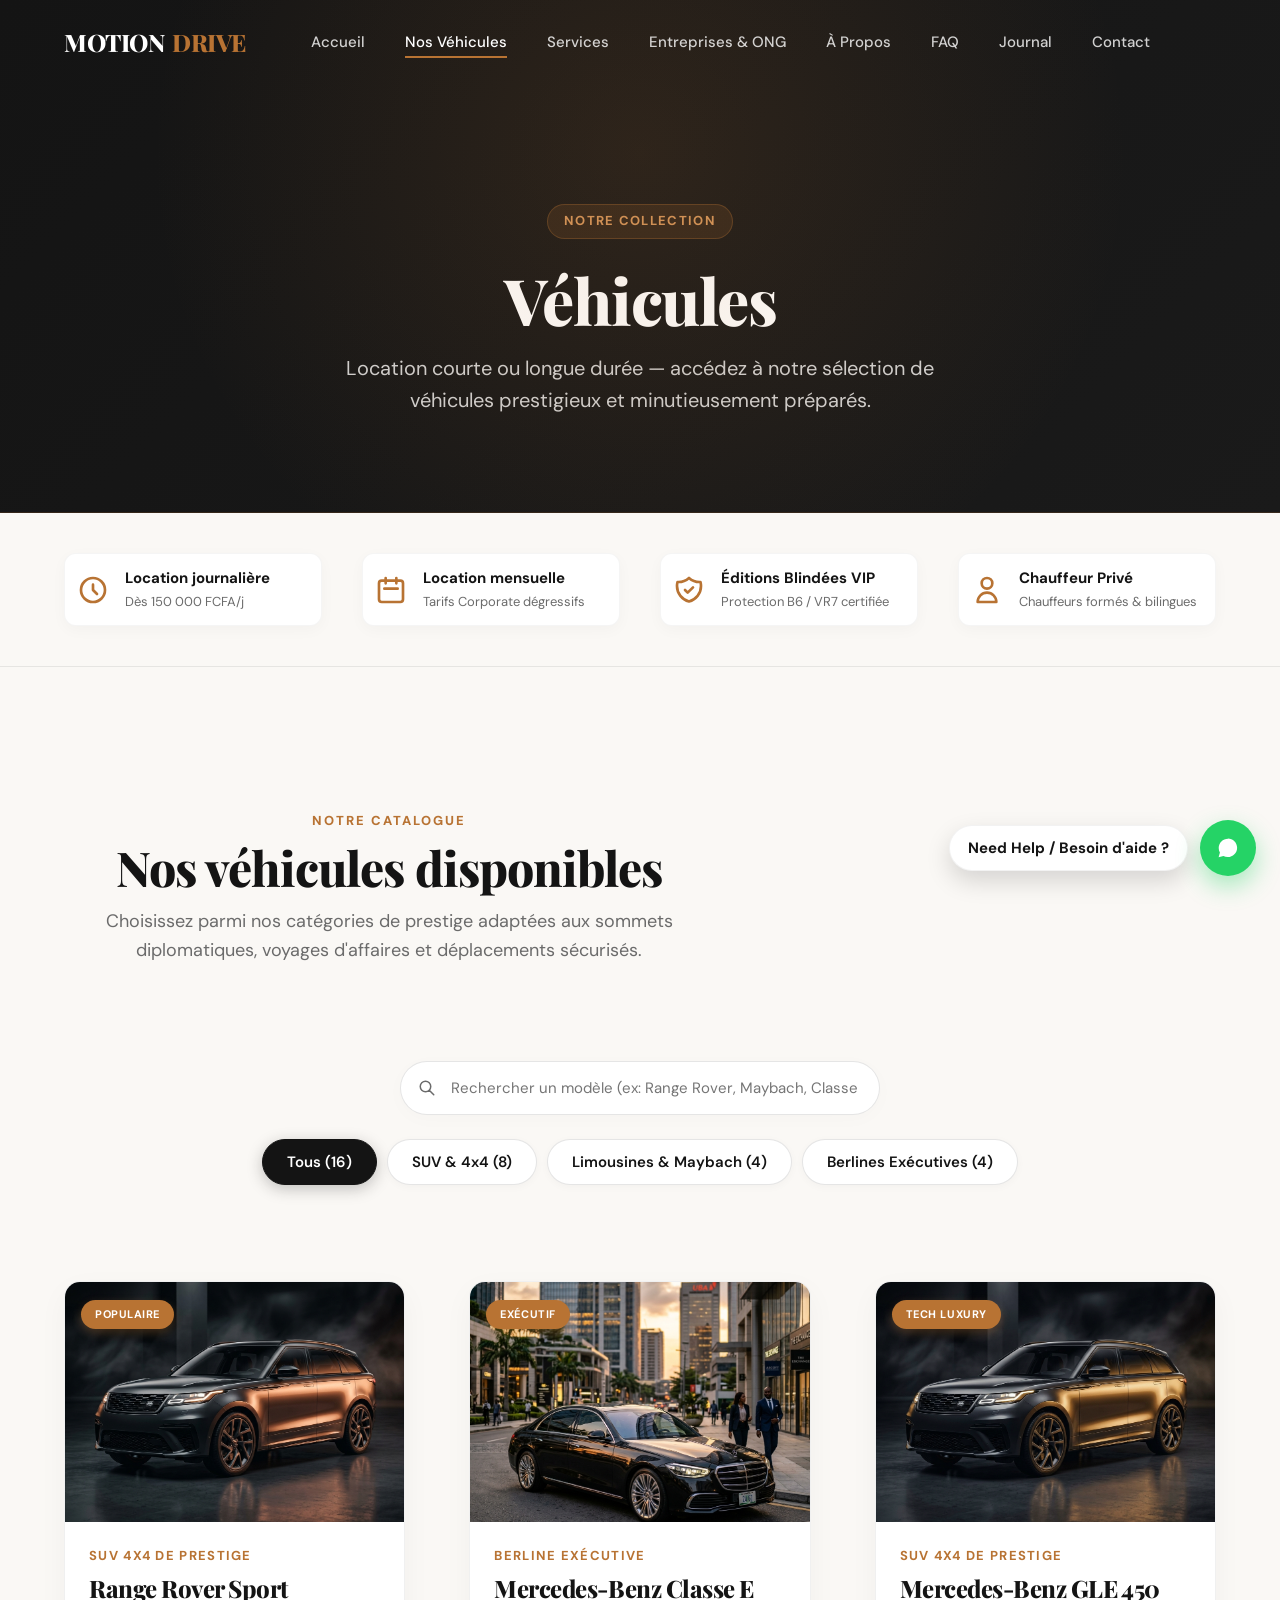
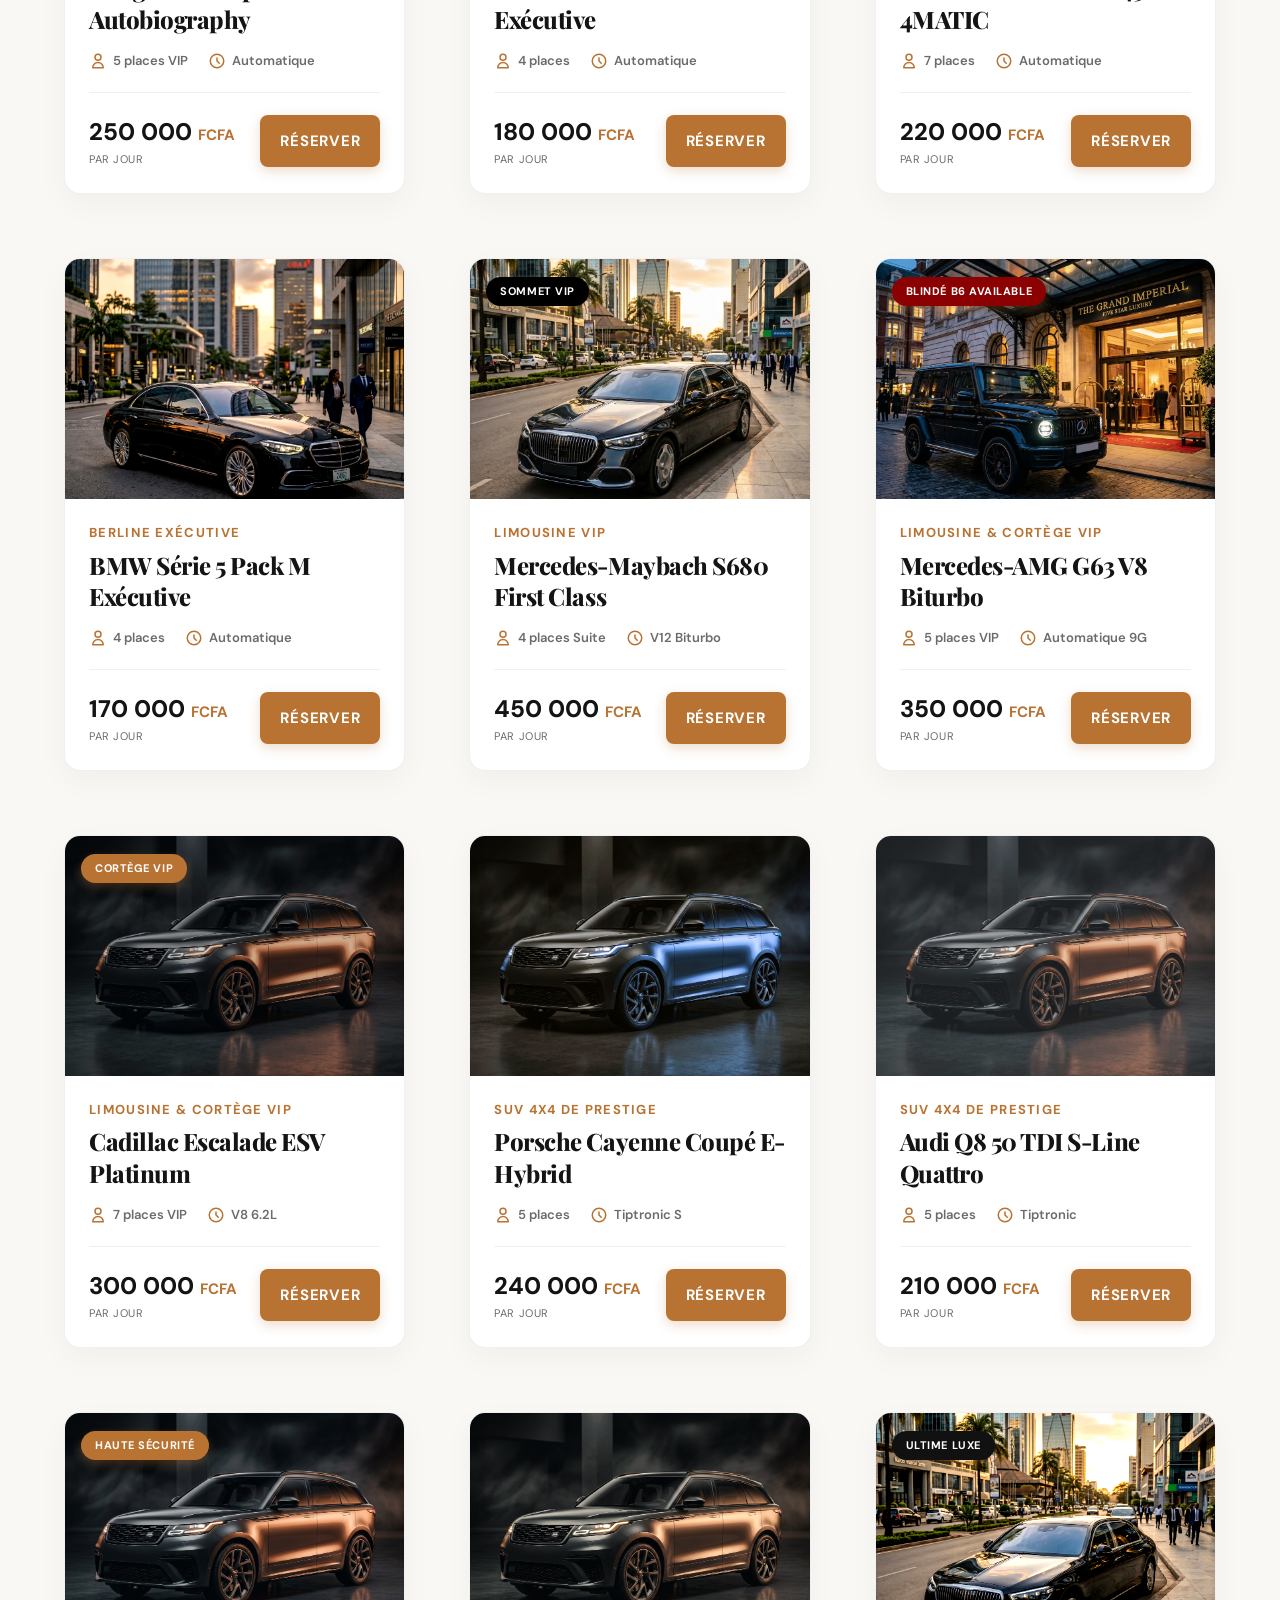
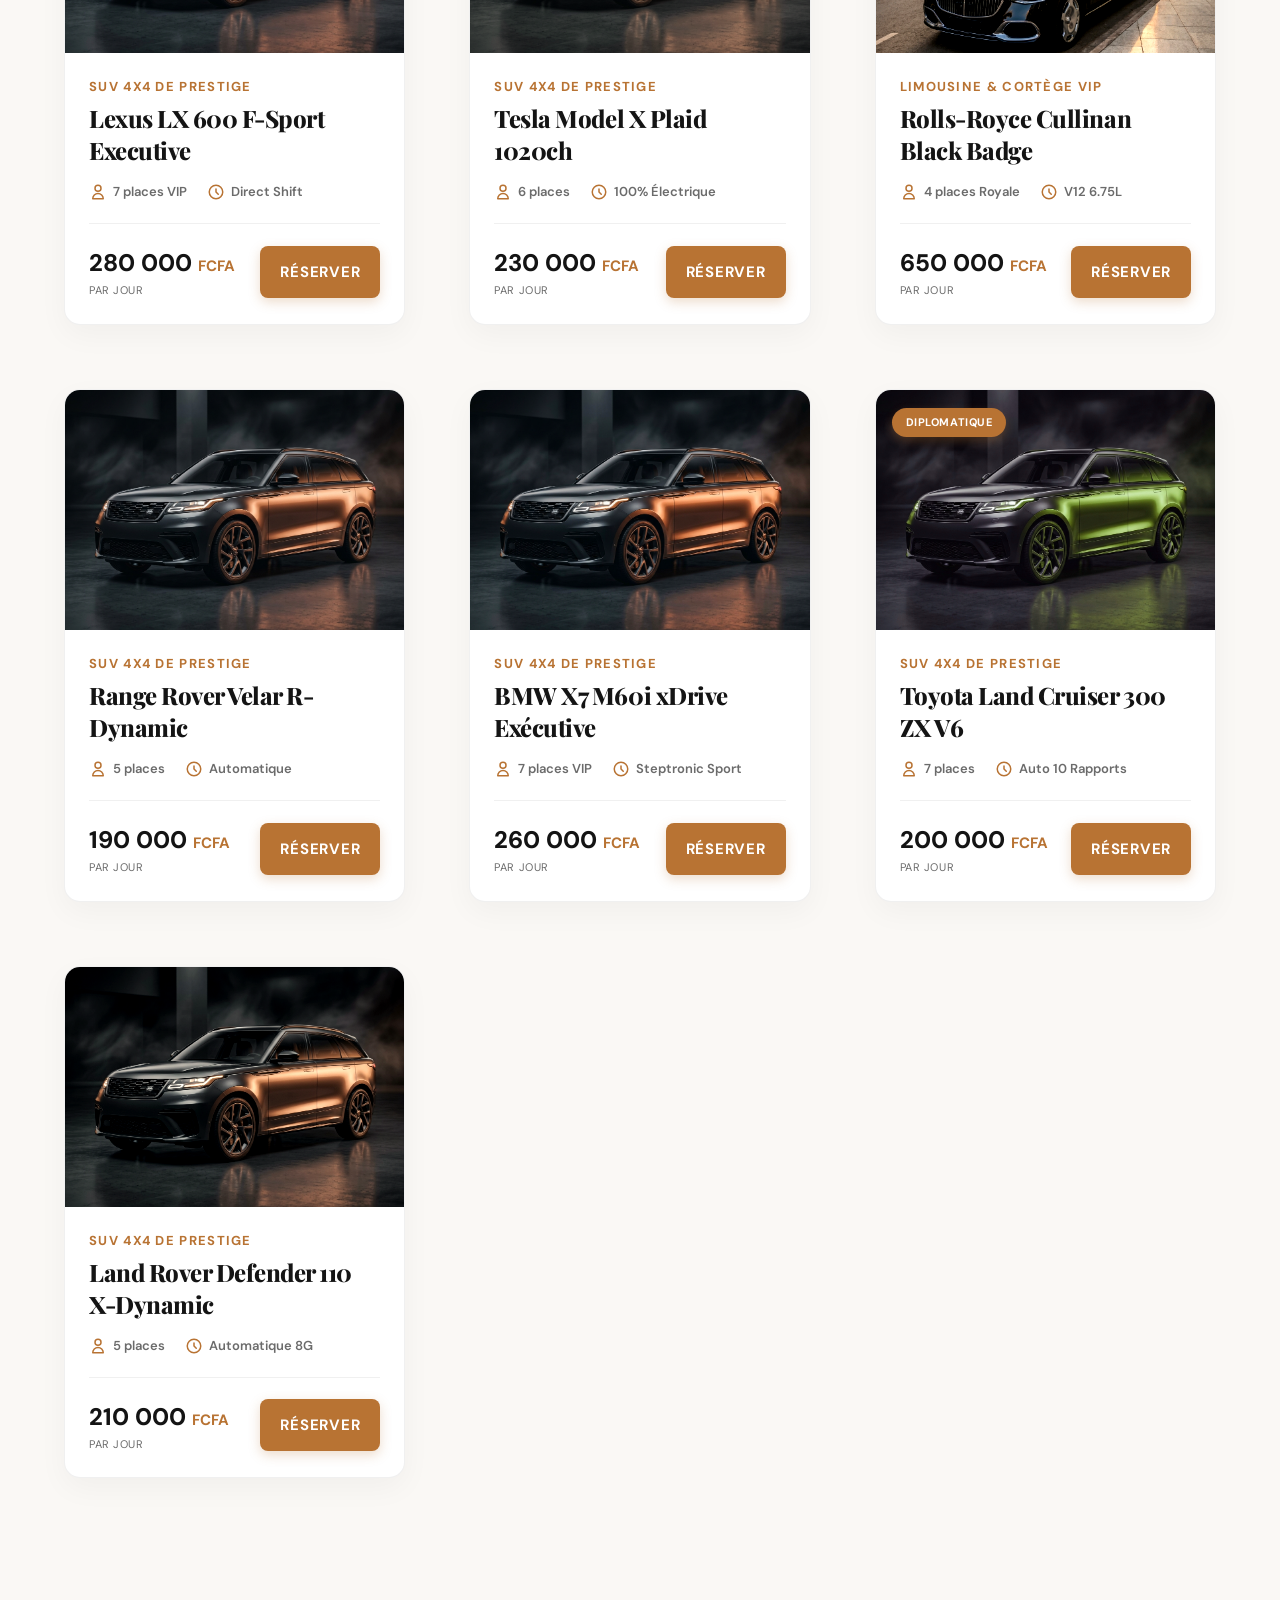
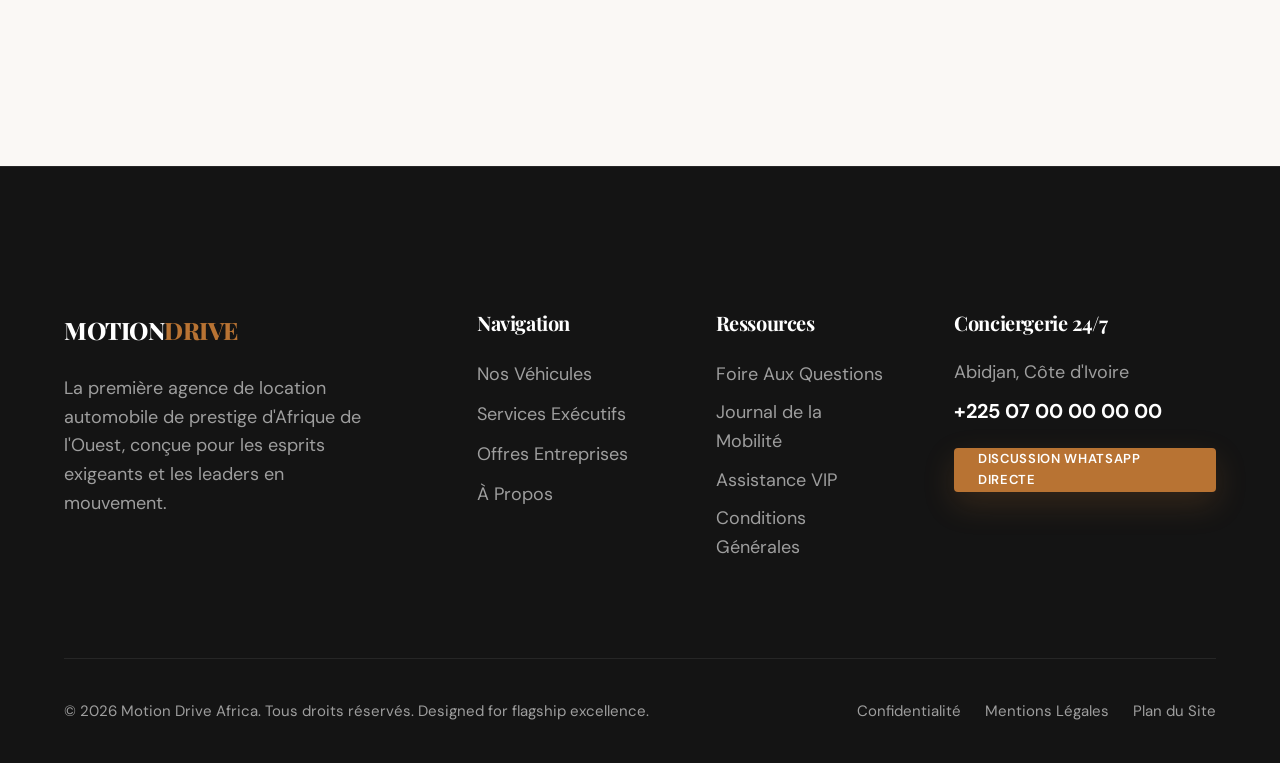
<file: catalogue.html>
<!DOCTYPE html>
<html lang="fr">
<head>
    <meta charset="UTF-8">
    <meta name="viewport" content="width=device-width, initial-scale=1.0">
    <title>Véhicules — Collection Exécutive | MOTION DRIVE</title>
    <meta name="description" content="Découvrez notre catalogue de véhicules de luxe et blindés à Abidjan, Dakar et Lomé. Location journalière, mensuelle ou avec chauffeur privé.">
    
    <!-- CSS Design System -->
    <link rel="stylesheet" href="./css/reset.css">
    <link rel="stylesheet" href="./css/root.css">
    <link rel="stylesheet" href="./css/typography.css">
    <link rel="stylesheet" href="./css/components.css">
    <link rel="stylesheet" href="./css/animations.css">
    <link rel="stylesheet" href="./css/home.css">
    <link rel="stylesheet" href="./css/catalogue.css">
</head>
<body>

    <!-- NAVIGATION -->
    <header class="navbar scrolled" role="banner">
        <div class="container navbar-inner">
            <a href="index.html" class="logo" aria-label="Motion Drive Accueil">
                MOTION<span>DRIVE</span>
            </a>
            
            <nav class="nav-links" role="navigation" aria-label="Navigation principale">
                <a href="index.html" class="nav-link">Accueil</a>
                <a href="catalogue.html" class="nav-link active">Nos Véhicules</a>
                <a href="services.html" class="nav-link">Services</a>
                <a href="corporate.html" class="nav-link">Entreprises & ONG</a>
                <a href="about.html" class="nav-link">À Propos</a>
                <a href="faq.html" class="nav-link">FAQ</a>
                <a href="blog.html" class="nav-link">Journal</a>
                <a href="contact.html" class="nav-link">Contact</a>
            </nav>

            <div class="nav-actions" style="display: flex; gap: 12px; align-items: center;">
                <button type="button" class="btn btn-copper btn-book-modal" data-name="Sélection VIP Motion Drive" data-price="Sur demande" style="display: none; @media(min-width:768px){display:inline-flex;}">Réserver</button>
                <button class="menu-toggle" aria-label="Ouvrir le menu de navigation" aria-expanded="false">
                    <span></span>
                    <span></span>
                    <span></span>
                </button>
            </div>
        </div>
    </header>

    <!-- MOBILE OVERLAY MENU -->
    <div class="mobile-menu" role="dialog" aria-modal="true" aria-label="Menu mobile">
        <nav class="mobile-nav-links">
            <a href="index.html" class="mobile-nav-link">Accueil</a>
            <a href="catalogue.html" class="mobile-nav-link text-copper">Nos Véhicules</a>
            <a href="services.html" class="mobile-nav-link">Services</a>
            <a href="corporate.html" class="mobile-nav-link">Entreprises & ONG</a>
            <a href="about.html" class="mobile-nav-link">À Propos</a>
            <a href="faq.html" class="mobile-nav-link">FAQ</a>
            <a href="blog.html" class="mobile-nav-link">Journal</a>
            <a href="contact.html" class="mobile-nav-link">Contact</a>
            <div style="margin-top: 24px;">
                <button type="button" class="btn btn-copper btn-book-modal" data-name="Sélection VIP Motion Drive" data-price="Sur demande" style="width: 100%;">Réserver un Véhicule</button>
            </div>
        </nav>
    </div>

    <!-- MAIN CONTENT -->
    <main role="main">

        <!-- PAGE HERO -->
        <section class="page-hero" aria-labelledby="vehicles-hero-title">
            <div class="container">
                <div class="page-hero__label">Notre collection</div>
                <h1 id="vehicles-hero-title" class="page-hero__title">Véhicules</h1>
                <p class="page-hero__subtitle">Location courte ou longue durée — accédez à notre sélection de véhicules prestigieux et minutieusement préparés.</p>
            </div>
        </section>

        <!-- TRUST BAR (OPTIONS RAPIDES) -->
        <div class="trust-bar" aria-label="Options de service">
            <div class="container">
                <ul class="trust-bar__items" role="list">
                    <li class="trust-bar__item">
                        <svg xmlns="http://www.w3.org/2000/svg" fill="none" viewBox="0 0 24 24" stroke="currentColor"><path stroke-linecap="round" stroke-linejoin="round" stroke-width="2" d="M12 8v4l3 3m6-3a9 9 0 11-18 0 9 9 0 0118 0z"/></svg>
                        <div class="trust-bar__item-text"><strong>Location journalière</strong><span>Dès 150 000 FCFA/j</span></div>
                    </li>
                    <li class="trust-bar__item">
                        <svg xmlns="http://www.w3.org/2000/svg" fill="none" viewBox="0 0 24 24" stroke="currentColor"><path stroke-linecap="round" stroke-linejoin="round" stroke-width="2" d="M8 7V3m8 4V3m-9 8h10M5 21h14a2 2 0 002-2V7a2 2 0 00-2-2H5a2 2 0 00-2 2v12a2 2 0 002 2z"/></svg>
                        <div class="trust-bar__item-text"><strong>Location mensuelle</strong><span>Tarifs Corporate dégressifs</span></div>
                    </li>
                    <li class="trust-bar__item">
                        <svg xmlns="http://www.w3.org/2000/svg" fill="none" viewBox="0 0 24 24" stroke="currentColor"><path stroke-linecap="round" stroke-linejoin="round" stroke-width="2" d="M9 12l2 2 4-4m5.618-4.016A11.955 11.955 0 0112 2.944a11.955 11.955 0 01-8.618 3.04A12.02 12.02 0 003 9c0 5.591 3.824 10.29 9 11.622 5.176-1.332 9-6.03 9-11.622 0-1.042-.133-2.052-.382-3.016z"/></svg>
                        <div class="trust-bar__item-text"><strong>Éditions Blindées VIP</strong><span>Protection B6 / VR7 certifiée</span></div>
                    </li>
                    <li class="trust-bar__item">
                        <svg xmlns="http://www.w3.org/2000/svg" fill="none" viewBox="0 0 24 24" stroke="currentColor"><path stroke-linecap="round" stroke-linejoin="round" stroke-width="2" d="M16 7a4 4 0 11-8 0 4 4 0 018 0zM12 14a7 7 0 00-7 7h14a7 7 0 00-7-7z"/></svg>
                        <div class="trust-bar__item-text"><strong>Chauffeur Privé</strong><span>Chauffeurs formés & bilingues</span></div>
                    </li>
                </ul>
            </div>
        </div>

        <!-- CATALOG SECTION -->
        <section class="section" aria-labelledby="catalog-title" style="padding: var(--space-3xl) 0;">
            <div class="container">
                <header class="section-header">
                    <div class="section-label" aria-hidden="true">Notre catalogue</div>
                    <h2 id="catalog-title" class="section-title">Nos véhicules disponibles</h2>
                    <p class="section-subtitle">Choisissez parmi nos catégories de prestige adaptées aux sommets diplomatiques, voyages d'affaires et déplacements sécurisés.</p>
                </header>

                <!-- SEARCH AND FILTERS -->
                <div class="search-filter-container">
                    
                    <!-- Search Bar -->
                    <div class="search-wrapper">
                        <span class="search-icon">
                            <svg xmlns="http://www.w3.org/2000/svg" fill="none" viewBox="0 0 24 24" stroke="currentColor" width="18" height="18"><path stroke-linecap="round" stroke-linejoin="round" stroke-width="2" d="M21 21l-6-6m2-5a7 7 0 11-14 0 7 7 0 0114 0z"/></svg>
                        </span>
                        <input type="text" id="vehicle-search" placeholder="Rechercher un modèle (ex: Range Rover, Maybach, Classe G...)">
                    </div>

                    <!-- Filter Bar -->
                    <div class="filter-bar" data-filter-group="vehicles" role="group" aria-label="Filtrer par catégorie">
                        <button class="filter-btn active" data-filter="all" aria-pressed="true">Tous (16)</button>
                        <button class="filter-btn" data-filter="suv" aria-pressed="false">SUV & 4x4 (8)</button>
                        <button class="filter-btn" data-filter="premium" aria-pressed="false">Limousines & Maybach (4)</button>
                        <button class="filter-btn" data-filter="economique" aria-pressed="false">Berlines Exécutives (4)</button>
                    </div>
                </div>

                <!-- GRID CATALOGUE -->
                <div class="featured-grid" id="vehicles-grid">
                    
                    <!-- 1. Range Rover Sport -->
                    <article class="item-card" data-category="suv" data-name="Range Rover Sport Autobiography" data-price="250 000 FCFA">
                        <div class="item-card__image">
                            <img src="./assets/images/fleet_suv.png" alt="Range Rover Sport Autobiography">
                            <div class="item-card__badge"><span class="badge badge--orange">Populaire</span></div>
                        </div>
                        <div class="item-card__body">
                            <div class="item-card__category">SUV 4x4 de Prestige</div>
                            <h3 class="item-card__title">Range Rover Sport Autobiography</h3>
                            <div class="item-card__meta">
                                <span><svg xmlns="http://www.w3.org/2000/svg" fill="none" viewBox="0 0 24 24" stroke="currentColor"><path stroke-linecap="round" stroke-linejoin="round" stroke-width="2" d="M16 7a4 4 0 11-8 0 4 4 0 018 0zM12 14a7 7 0 00-7 7h14a7 7 0 00-7-7z"/></svg>5 places VIP</span>
                                <span><svg xmlns="http://www.w3.org/2000/svg" fill="none" viewBox="0 0 24 24" stroke="currentColor"><path stroke-linecap="round" stroke-linejoin="round" stroke-width="2" d="M12 8v4l3 3m6-3a9 9 0 11-18 0 9 9 0 0118 0z"/></svg>Automatique</span>
                            </div>
                            <div class="item-card__footer">
                                <div>
                                    <div class="item-card__price">250 000 <abbr title="Francs CFA">FCFA</abbr></div>
                                    <div class="item-card__price-label">par jour</div>
                                </div>
                                <button type="button" class="btn btn-book-modal" data-name="Range Rover Sport Autobiography" data-price="250 000 FCFA">Réserver</button>
                            </div>
                        </div>
                    </article>

                    <!-- 2. Mercedes Classe E -->
                    <article class="item-card" data-category="economique" data-name="Mercedes-Benz Classe E Exécutive" data-price="180 000 FCFA">
                        <div class="item-card__image">
                            <img src="./assets/images/fleet_sedan.png" alt="Mercedes-Benz Classe E">
                            <div class="item-card__badge"><span class="badge badge--orange">Exécutif</span></div>
                        </div>
                        <div class="item-card__body">
                            <div class="item-card__category">Berline Exécutive</div>
                            <h3 class="item-card__title">Mercedes-Benz Classe E Exécutive</h3>
                            <div class="item-card__meta">
                                <span><svg xmlns="http://www.w3.org/2000/svg" fill="none" viewBox="0 0 24 24" stroke="currentColor"><path stroke-linecap="round" stroke-linejoin="round" stroke-width="2" d="M16 7a4 4 0 11-8 0 4 4 0 018 0zM12 14a7 7 0 00-7 7h14a7 7 0 00-7-7z"/></svg>4 places</span>
                                <span><svg xmlns="http://www.w3.org/2000/svg" fill="none" viewBox="0 0 24 24" stroke="currentColor"><path stroke-linecap="round" stroke-linejoin="round" stroke-width="2" d="M12 8v4l3 3m6-3a9 9 0 11-18 0 9 9 0 0118 0z"/></svg>Automatique</span>
                            </div>
                            <div class="item-card__footer">
                                <div>
                                    <div class="item-card__price">180 000 <abbr title="Francs CFA">FCFA</abbr></div>
                                    <div class="item-card__price-label">par jour</div>
                                </div>
                                <button type="button" class="btn btn-book-modal" data-name="Mercedes-Benz Classe E Exécutive" data-price="180 000 FCFA">Réserver</button>
                            </div>
                        </div>
                    </article>

                    <!-- 3. Mercedes GLE 450 -->
                    <article class="item-card" data-category="suv" data-name="Mercedes-Benz GLE 450 4MATIC" data-price="220 000 FCFA">
                        <div class="item-card__image">
                            <img src="./assets/images/fleet_suv.png" alt="Mercedes-Benz GLE 450" style="filter: hue-rotate(15deg);">
                            <div class="item-card__badge"><span class="badge badge--orange">Tech Luxury</span></div>
                        </div>
                        <div class="item-card__body">
                            <div class="item-card__category">SUV 4x4 de Prestige</div>
                            <h3 class="item-card__title">Mercedes-Benz GLE 450 4MATIC</h3>
                            <div class="item-card__meta">
                                <span><svg xmlns="http://www.w3.org/2000/svg" fill="none" viewBox="0 0 24 24" stroke="currentColor"><path stroke-linecap="round" stroke-linejoin="round" stroke-width="2" d="M16 7a4 4 0 11-8 0 4 4 0 018 0zM12 14a7 7 0 00-7 7h14a7 7 0 00-7-7z"/></svg>7 places</span>
                                <span><svg xmlns="http://www.w3.org/2000/svg" fill="none" viewBox="0 0 24 24" stroke="currentColor"><path stroke-linecap="round" stroke-linejoin="round" stroke-width="2" d="M12 8v4l3 3m6-3a9 9 0 11-18 0 9 9 0 0118 0z"/></svg>Automatique</span>
                            </div>
                            <div class="item-card__footer">
                                <div>
                                    <div class="item-card__price">220 000 <abbr title="Francs CFA">FCFA</abbr></div>
                                    <div class="item-card__price-label">par jour</div>
                                </div>
                                <button type="button" class="btn btn-book-modal" data-name="Mercedes-Benz GLE 450 4MATIC" data-price="220 000 FCFA">Réserver</button>
                            </div>
                        </div>
                    </article>

                    <!-- 4. BMW Série 5 -->
                    <article class="item-card" data-category="economique" data-name="BMW Série 5 Pack M Exécutive" data-price="170 000 FCFA">
                        <div class="item-card__image">
                            <img src="./assets/images/fleet_sedan.png" alt="BMW Série 5 Pack M" style="filter: contrast(1.1);">
                        </div>
                        <div class="item-card__body">
                            <div class="item-card__category">Berline Exécutive</div>
                            <h3 class="item-card__title">BMW Série 5 Pack M Exécutive</h3>
                            <div class="item-card__meta">
                                <span><svg xmlns="http://www.w3.org/2000/svg" fill="none" viewBox="0 0 24 24" stroke="currentColor"><path stroke-linecap="round" stroke-linejoin="round" stroke-width="2" d="M16 7a4 4 0 11-8 0 4 4 0 018 0zM12 14a7 7 0 00-7 7h14a7 7 0 00-7-7z"/></svg>4 places</span>
                                <span><svg xmlns="http://www.w3.org/2000/svg" fill="none" viewBox="0 0 24 24" stroke="currentColor"><path stroke-linecap="round" stroke-linejoin="round" stroke-width="2" d="M12 8v4l3 3m6-3a9 9 0 11-18 0 9 9 0 0118 0z"/></svg>Automatique</span>
                            </div>
                            <div class="item-card__footer">
                                <div>
                                    <div class="item-card__price">170 000 <abbr title="Francs CFA">FCFA</abbr></div>
                                    <div class="item-card__price-label">par jour</div>
                                </div>
                                <button type="button" class="btn btn-book-modal" data-name="BMW Série 5 Pack M Exécutive" data-price="170 000 FCFA">Réserver</button>
                            </div>
                        </div>
                    </article>

                    <!-- 5. Mercedes-Maybach S680 -->
                    <article class="item-card" data-category="premium" data-name="Mercedes-Maybach S680 First Class" data-price="450 000 FCFA">
                        <div class="item-card__image">
                            <img src="./assets/images/fleet_maybach.png" alt="Mercedes-Maybach S680">
                            <div class="item-card__badge"><span class="badge badge--orange" style="background: #000;">Sommet VIP</span></div>
                        </div>
                        <div class="item-card__body">
                            <div class="item-card__category">Limousine VIP</div>
                            <h3 class="item-card__title">Mercedes-Maybach S680 First Class</h3>
                            <div class="item-card__meta">
                                <span><svg xmlns="http://www.w3.org/2000/svg" fill="none" viewBox="0 0 24 24" stroke="currentColor"><path stroke-linecap="round" stroke-linejoin="round" stroke-width="2" d="M16 7a4 4 0 11-8 0 4 4 0 018 0zM12 14a7 7 0 00-7 7h14a7 7 0 00-7-7z"/></svg>4 places Suite</span>
                                <span><svg xmlns="http://www.w3.org/2000/svg" fill="none" viewBox="0 0 24 24" stroke="currentColor"><path stroke-linecap="round" stroke-linejoin="round" stroke-width="2" d="M12 8v4l3 3m6-3a9 9 0 11-18 0 9 9 0 0118 0z"/></svg>V12 Biturbo</span>
                            </div>
                            <div class="item-card__footer">
                                <div>
                                    <div class="item-card__price">450 000 <abbr title="Francs CFA">FCFA</abbr></div>
                                    <div class="item-card__price-label">par jour</div>
                                </div>
                                <button type="button" class="btn btn-book-modal" data-name="Mercedes-Maybach S680 First Class" data-price="450 000 FCFA">Réserver</button>
                            </div>
                        </div>
                    </article>

                    <!-- 6. Mercedes Classe G 63 AMG -->
                    <article class="item-card" data-category="premium" data-name="Mercedes-AMG G63 V8 Biturbo" data-price="350 000 FCFA">
                        <div class="item-card__image">
                            <img src="./assets/images/fleet_gwagon.png" alt="Mercedes-AMG G63">
                            <div class="item-card__badge"><span class="badge badge--orange" style="background: #8b0000;">Blindé B6 Available</span></div>
                        </div>
                        <div class="item-card__body">
                            <div class="item-card__category">Limousine & Cortège VIP</div>
                            <h3 class="item-card__title">Mercedes-AMG G63 V8 Biturbo</h3>
                            <div class="item-card__meta">
                                <span><svg xmlns="http://www.w3.org/2000/svg" fill="none" viewBox="0 0 24 24" stroke="currentColor"><path stroke-linecap="round" stroke-linejoin="round" stroke-width="2" d="M16 7a4 4 0 11-8 0 4 4 0 018 0zM12 14a7 7 0 00-7 7h14a7 7 0 00-7-7z"/></svg>5 places VIP</span>
                                <span><svg xmlns="http://www.w3.org/2000/svg" fill="none" viewBox="0 0 24 24" stroke="currentColor"><path stroke-linecap="round" stroke-linejoin="round" stroke-width="2" d="M12 8v4l3 3m6-3a9 9 0 11-18 0 9 9 0 0118 0z"/></svg>Automatique 9G</span>
                            </div>
                            <div class="item-card__footer">
                                <div>
                                    <div class="item-card__price">350 000 <abbr title="Francs CFA">FCFA</abbr></div>
                                    <div class="item-card__price-label">par jour</div>
                                </div>
                                <button type="button" class="btn btn-book-modal" data-name="Mercedes-AMG G63 V8 Biturbo" data-price="350 000 FCFA">Réserver</button>
                            </div>
                        </div>
                    </article>

                    <!-- 7. Cadillac Escalade ESV -->
                    <article class="item-card" data-category="premium" data-name="Cadillac Escalade ESV Platinum" data-price="300 000 FCFA">
                        <div class="item-card__image">
                            <img src="./assets/images/fleet_suv.png" alt="Cadillac Escalade ESV" style="filter: brightness(0.8);">
                            <div class="item-card__badge"><span class="badge badge--orange">Cortège VIP</span></div>
                        </div>
                        <div class="item-card__body">
                            <div class="item-card__category">Limousine & Cortège VIP</div>
                            <h3 class="item-card__title">Cadillac Escalade ESV Platinum</h3>
                            <div class="item-card__meta">
                                <span><svg xmlns="http://www.w3.org/2000/svg" fill="none" viewBox="0 0 24 24" stroke="currentColor"><path stroke-linecap="round" stroke-linejoin="round" stroke-width="2" d="M16 7a4 4 0 11-8 0 4 4 0 018 0zM12 14a7 7 0 00-7 7h14a7 7 0 00-7-7z"/></svg>7 places VIP</span>
                                <span><svg xmlns="http://www.w3.org/2000/svg" fill="none" viewBox="0 0 24 24" stroke="currentColor"><path stroke-linecap="round" stroke-linejoin="round" stroke-width="2" d="M12 8v4l3 3m6-3a9 9 0 11-18 0 9 9 0 0118 0z"/></svg>V8 6.2L</span>
                            </div>
                            <div class="item-card__footer">
                                <div>
                                    <div class="item-card__price">300 000 <abbr title="Francs CFA">FCFA</abbr></div>
                                    <div class="item-card__price-label">par jour</div>
                                </div>
                                <button type="button" class="btn btn-book-modal" data-name="Cadillac Escalade ESV Platinum" data-price="300 000 FCFA">Réserver</button>
                            </div>
                        </div>
                    </article>

                    <!-- 8. Porsche Cayenne Coupé -->
                    <article class="item-card" data-category="suv" data-name="Porsche Cayenne Coupé E-Hybrid" data-price="240 000 FCFA">
                        <div class="item-card__image">
                            <img src="./assets/images/fleet_suv.png" alt="Porsche Cayenne Coupé" style="filter: hue-rotate(200deg);">
                        </div>
                        <div class="item-card__body">
                            <div class="item-card__category">SUV 4x4 de Prestige</div>
                            <h3 class="item-card__title">Porsche Cayenne Coupé E-Hybrid</h3>
                            <div class="item-card__meta">
                                <span><svg xmlns="http://www.w3.org/2000/svg" fill="none" viewBox="0 0 24 24" stroke="currentColor"><path stroke-linecap="round" stroke-linejoin="round" stroke-width="2" d="M16 7a4 4 0 11-8 0 4 4 0 018 0zM12 14a7 7 0 00-7 7h14a7 7 0 00-7-7z"/></svg>5 places</span>
                                <span><svg xmlns="http://www.w3.org/2000/svg" fill="none" viewBox="0 0 24 24" stroke="currentColor"><path stroke-linecap="round" stroke-linejoin="round" stroke-width="2" d="M12 8v4l3 3m6-3a9 9 0 11-18 0 9 9 0 0118 0z"/></svg>Tiptronic S</span>
                            </div>
                            <div class="item-card__footer">
                                <div>
                                    <div class="item-card__price">240 000 <abbr title="Francs CFA">FCFA</abbr></div>
                                    <div class="item-card__price-label">par jour</div>
                                </div>
                                <button type="button" class="btn btn-book-modal" data-name="Porsche Cayenne Coupé E-Hybrid" data-price="240 000 FCFA">Réserver</button>
                            </div>
                        </div>
                    </article>

                    <!-- 9. Audi Q8 S-Line -->
                    <article class="item-card" data-category="suv" data-name="Audi Q8 50 TDI S-Line Quattro" data-price="210 000 FCFA">
                        <div class="item-card__image">
                            <img src="./assets/images/fleet_suv.png" alt="Audi Q8 S-Line" style="filter: invert(0.1);">
                        </div>
                        <div class="item-card__body">
                            <div class="item-card__category">SUV 4x4 de Prestige</div>
                            <h3 class="item-card__title">Audi Q8 50 TDI S-Line Quattro</h3>
                            <div class="item-card__meta">
                                <span><svg xmlns="http://www.w3.org/2000/svg" fill="none" viewBox="0 0 24 24" stroke="currentColor"><path stroke-linecap="round" stroke-linejoin="round" stroke-width="2" d="M16 7a4 4 0 11-8 0 4 4 0 018 0zM12 14a7 7 0 00-7 7h14a7 7 0 00-7-7z"/></svg>5 places</span>
                                <span><svg xmlns="http://www.w3.org/2000/svg" fill="none" viewBox="0 0 24 24" stroke="currentColor"><path stroke-linecap="round" stroke-linejoin="round" stroke-width="2" d="M12 8v4l3 3m6-3a9 9 0 11-18 0 9 9 0 0118 0z"/></svg>Tiptronic</span>
                            </div>
                            <div class="item-card__footer">
                                <div>
                                    <div class="item-card__price">210 000 <abbr title="Francs CFA">FCFA</abbr></div>
                                    <div class="item-card__price-label">par jour</div>
                                </div>
                                <button type="button" class="btn btn-book-modal" data-name="Audi Q8 50 TDI S-Line Quattro" data-price="210 000 FCFA">Réserver</button>
                            </div>
                        </div>
                    </article>

                    <!-- 10. Lexus LX 600 VIP -->
                    <article class="item-card" data-category="suv" data-name="Lexus LX 600 F-Sport Executive" data-price="280 000 FCFA">
                        <div class="item-card__image">
                            <img src="./assets/images/fleet_suv.png" alt="Lexus LX 600">
                            <div class="item-card__badge"><span class="badge badge--orange">Haute Sécurité</span></div>
                        </div>
                        <div class="item-card__body">
                            <div class="item-card__category">SUV 4x4 de Prestige</div>
                            <h3 class="item-card__title">Lexus LX 600 F-Sport Executive</h3>
                            <div class="item-card__meta">
                                <span><svg xmlns="http://www.w3.org/2000/svg" fill="none" viewBox="0 0 24 24" stroke="currentColor"><path stroke-linecap="round" stroke-linejoin="round" stroke-width="2" d="M16 7a4 4 0 11-8 0 4 4 0 018 0zM12 14a7 7 0 00-7 7h14a7 7 0 00-7-7z"/></svg>7 places VIP</span>
                                <span><svg xmlns="http://www.w3.org/2000/svg" fill="none" viewBox="0 0 24 24" stroke="currentColor"><path stroke-linecap="round" stroke-linejoin="round" stroke-width="2" d="M12 8v4l3 3m6-3a9 9 0 11-18 0 9 9 0 0118 0z"/></svg>Direct Shift</span>
                            </div>
                            <div class="item-card__footer">
                                <div>
                                    <div class="item-card__price">280 000 <abbr title="Francs CFA">FCFA</abbr></div>
                                    <div class="item-card__price-label">par jour</div>
                                </div>
                                <button type="button" class="btn btn-book-modal" data-name="Lexus LX 600 F-Sport Executive" data-price="280 000 FCFA">Réserver</button>
                            </div>
                        </div>
                    </article>

                    <!-- 11. Tesla Model X Plaid -->
                    <article class="item-card" data-category="suv" data-name="Tesla Model X Plaid 1020ch" data-price="230 000 FCFA">
                        <div class="item-card__image">
                            <img src="./assets/images/fleet_suv.png" alt="Tesla Model X Plaid" style="filter: sepia(0.3);">
                        </div>
                        <div class="item-card__body">
                            <div class="item-card__category">SUV 4x4 de Prestige</div>
                            <h3 class="item-card__title">Tesla Model X Plaid 1020ch</h3>
                            <div class="item-card__meta">
                                <span><svg xmlns="http://www.w3.org/2000/svg" fill="none" viewBox="0 0 24 24" stroke="currentColor"><path stroke-linecap="round" stroke-linejoin="round" stroke-width="2" d="M16 7a4 4 0 11-8 0 4 4 0 018 0zM12 14a7 7 0 00-7 7h14a7 7 0 00-7-7z"/></svg>6 places</span>
                                <span><svg xmlns="http://www.w3.org/2000/svg" fill="none" viewBox="0 0 24 24" stroke="currentColor"><path stroke-linecap="round" stroke-linejoin="round" stroke-width="2" d="M12 8v4l3 3m6-3a9 9 0 11-18 0 9 9 0 0118 0z"/></svg>100% Électrique</span>
                            </div>
                            <div class="item-card__footer">
                                <div>
                                    <div class="item-card__price">230 000 <abbr title="Francs CFA">FCFA</abbr></div>
                                    <div class="item-card__price-label">par jour</div>
                                </div>
                                <button type="button" class="btn btn-book-modal" data-name="Tesla Model X Plaid 1020ch" data-price="230 000 FCFA">Réserver</button>
                            </div>
                        </div>
                    </article>

                    <!-- 12. Rolls-Royce Cullinan -->
                    <article class="item-card" data-category="premium" data-name="Rolls-Royce Cullinan Black Badge" data-price="650 000 FCFA">
                        <div class="item-card__image">
                            <img src="./assets/images/fleet_maybach.png" alt="Rolls-Royce Cullinan" style="filter: contrast(1.2);">
                            <div class="item-card__badge"><span class="badge badge--orange" style="background: #111;">Ultime Luxe</span></div>
                        </div>
                        <div class="item-card__body">
                            <div class="item-card__category">Limousine & Cortège VIP</div>
                            <h3 class="item-card__title">Rolls-Royce Cullinan Black Badge</h3>
                            <div class="item-card__meta">
                                <span><svg xmlns="http://www.w3.org/2000/svg" fill="none" viewBox="0 0 24 24" stroke="currentColor"><path stroke-linecap="round" stroke-linejoin="round" stroke-width="2" d="M16 7a4 4 0 11-8 0 4 4 0 018 0zM12 14a7 7 0 00-7 7h14a7 7 0 00-7-7z"/></svg>4 places Royale</span>
                                <span><svg xmlns="http://www.w3.org/2000/svg" fill="none" viewBox="0 0 24 24" stroke="currentColor"><path stroke-linecap="round" stroke-linejoin="round" stroke-width="2" d="M12 8v4l3 3m6-3a9 9 0 11-18 0 9 9 0 0118 0z"/></svg>V12 6.75L</span>
                            </div>
                            <div class="item-card__footer">
                                <div>
                                    <div class="item-card__price">650 000 <abbr title="Francs CFA">FCFA</abbr></div>
                                    <div class="item-card__price-label">par jour</div>
                                </div>
                                <button type="button" class="btn btn-book-modal" data-name="Rolls-Royce Cullinan Black Badge" data-price="650 000 FCFA">Réserver</button>
                            </div>
                        </div>
                    </article>

                    <!-- 13. Range Rover Velar -->
                    <article class="item-card" data-category="suv" data-name="Range Rover Velar R-Dynamic" data-price="190 000 FCFA">
                        <div class="item-card__image">
                            <img src="./assets/images/fleet_suv.png" alt="Range Rover Velar">
                        </div>
                        <div class="item-card__body">
                            <div class="item-card__category">SUV 4x4 de Prestige</div>
                            <h3 class="item-card__title">Range Rover Velar R-Dynamic</h3>
                            <div class="item-card__meta">
                                <span><svg xmlns="http://www.w3.org/2000/svg" fill="none" viewBox="0 0 24 24" stroke="currentColor"><path stroke-linecap="round" stroke-linejoin="round" stroke-width="2" d="M16 7a4 4 0 11-8 0 4 4 0 018 0zM12 14a7 7 0 00-7 7h14a7 7 0 00-7-7z"/></svg>5 places</span>
                                <span><svg xmlns="http://www.w3.org/2000/svg" fill="none" viewBox="0 0 24 24" stroke="currentColor"><path stroke-linecap="round" stroke-linejoin="round" stroke-width="2" d="M12 8v4l3 3m6-3a9 9 0 11-18 0 9 9 0 0118 0z"/></svg>Automatique</span>
                            </div>
                            <div class="item-card__footer">
                                <div>
                                    <div class="item-card__price">190 000 <abbr title="Francs CFA">FCFA</abbr></div>
                                    <div class="item-card__price-label">par jour</div>
                                </div>
                                <button type="button" class="btn btn-book-modal" data-name="Range Rover Velar R-Dynamic" data-price="190 000 FCFA">Réserver</button>
                            </div>
                        </div>
                    </article>

                    <!-- 14. BMW X7 M60i -->
                    <article class="item-card" data-category="suv" data-name="BMW X7 M60i xDrive Exécutive" data-price="260 000 FCFA">
                        <div class="item-card__image">
                            <img src="./assets/images/fleet_suv.png" alt="BMW X7 M60i" style="filter: saturate(1.2);">
                        </div>
                        <div class="item-card__body">
                            <div class="item-card__category">SUV 4x4 de Prestige</div>
                            <h3 class="item-card__title">BMW X7 M60i xDrive Exécutive</h3>
                            <div class="item-card__meta">
                                <span><svg xmlns="http://www.w3.org/2000/svg" fill="none" viewBox="0 0 24 24" stroke="currentColor"><path stroke-linecap="round" stroke-linejoin="round" stroke-width="2" d="M16 7a4 4 0 11-8 0 4 4 0 018 0zM12 14a7 7 0 00-7 7h14a7 7 0 00-7-7z"/></svg>7 places VIP</span>
                                <span><svg xmlns="http://www.w3.org/2000/svg" fill="none" viewBox="0 0 24 24" stroke="currentColor"><path stroke-linecap="round" stroke-linejoin="round" stroke-width="2" d="M12 8v4l3 3m6-3a9 9 0 11-18 0 9 9 0 0118 0z"/></svg>Steptronic Sport</span>
                            </div>
                            <div class="item-card__footer">
                                <div>
                                    <div class="item-card__price">260 000 <abbr title="Francs CFA">FCFA</abbr></div>
                                    <div class="item-card__price-label">par jour</div>
                                </div>
                                <button type="button" class="btn btn-book-modal" data-name="BMW X7 M60i xDrive Exécutive" data-price="260 000 FCFA">Réserver</button>
                            </div>
                        </div>
                    </article>

                    <!-- 15. Toyota Land Cruiser 300 -->
                    <article class="item-card" data-category="suv" data-name="Toyota Land Cruiser 300 ZX V6" data-price="200 000 FCFA">
                        <div class="item-card__image">
                            <img src="./assets/images/fleet_suv.png" alt="Toyota Land Cruiser 300" style="filter: hue-rotate(60deg);">
                            <div class="item-card__badge"><span class="badge badge--orange">Diplomatique</span></div>
                        </div>
                        <div class="item-card__body">
                            <div class="item-card__category">SUV 4x4 de Prestige</div>
                            <h3 class="item-card__title">Toyota Land Cruiser 300 ZX V6</h3>
                            <div class="item-card__meta">
                                <span><svg xmlns="http://www.w3.org/2000/svg" fill="none" viewBox="0 0 24 24" stroke="currentColor"><path stroke-linecap="round" stroke-linejoin="round" stroke-width="2" d="M16 7a4 4 0 11-8 0 4 4 0 018 0zM12 14a7 7 0 00-7 7h14a7 7 0 00-7-7z"/></svg>7 places</span>
                                <span><svg xmlns="http://www.w3.org/2000/svg" fill="none" viewBox="0 0 24 24" stroke="currentColor"><path stroke-linecap="round" stroke-linejoin="round" stroke-width="2" d="M12 8v4l3 3m6-3a9 9 0 11-18 0 9 9 0 0118 0z"/></svg>Auto 10 Rapports</span>
                            </div>
                            <div class="item-card__footer">
                                <div>
                                    <div class="item-card__price">200 000 <abbr title="Francs CFA">FCFA</abbr></div>
                                    <div class="item-card__price-label">par jour</div>
                                </div>
                                <button type="button" class="btn btn-book-modal" data-name="Toyota Land Cruiser 300 ZX V6" data-price="200 000 FCFA">Réserver</button>
                            </div>
                        </div>
                    </article>

                    <!-- 16. Land Rover Defender 110 -->
                    <article class="item-card" data-category="suv" data-name="Land Rover Defender 110 X-Dynamic" data-price="210 000 FCFA">
                        <div class="item-card__image">
                            <img src="./assets/images/fleet_suv.png" alt="Land Rover Defender 110" style="filter: sepia(0.2) contrast(1.1);">
                        </div>
                        <div class="item-card__body">
                            <div class="item-card__category">SUV 4x4 de Prestige</div>
                            <h3 class="item-card__title">Land Rover Defender 110 X-Dynamic</h3>
                            <div class="item-card__meta">
                                <span><svg xmlns="http://www.w3.org/2000/svg" fill="none" viewBox="0 0 24 24" stroke="currentColor"><path stroke-linecap="round" stroke-linejoin="round" stroke-width="2" d="M16 7a4 4 0 11-8 0 4 4 0 018 0zM12 14a7 7 0 00-7 7h14a7 7 0 00-7-7z"/></svg>5 places</span>
                                <span><svg xmlns="http://www.w3.org/2000/svg" fill="none" viewBox="0 0 24 24" stroke="currentColor"><path stroke-linecap="round" stroke-linejoin="round" stroke-width="2" d="M12 8v4l3 3m6-3a9 9 0 11-18 0 9 9 0 0118 0z"/></svg>Automatique 8G</span>
                            </div>
                            <div class="item-card__footer">
                                <div>
                                    <div class="item-card__price">210 000 <abbr title="Francs CFA">FCFA</abbr></div>
                                    <div class="item-card__price-label">par jour</div>
                                </div>
                                <button type="button" class="btn btn-book-modal" data-name="Land Rover Defender 110 X-Dynamic" data-price="210 000 FCFA">Réserver</button>
                            </div>
                        </div>
                    </article>

                </div>
            </div>
        </section>

    </main>

    <!-- FOOTER -->
    <footer class="footer" role="contentinfo">
        <div class="container">
            <div class="footer-grid">
                <div class="footer-col">
                    <a href="index.html" class="logo" style="margin-bottom: var(--space-md); display: inline-block;">MOTION<span>DRIVE</span></a>
                    <p style="color: var(--color-stone-light); max-width: 320px;">La première agence de location automobile de prestige d'Afrique de l'Ouest, conçue pour les esprits exigeants et les leaders en mouvement.</p>
                </div>
                <div class="footer-col">
                    <h4>Navigation</h4>
                    <div class="footer-links">
                        <a href="catalogue.html">Nos Véhicules</a>
                        <a href="services.html">Services Exécutifs</a>
                        <a href="corporate.html">Offres Entreprises</a>
                        <a href="about.html">À Propos</a>
                    </div>
                </div>
                <div class="footer-col">
                    <h4>Ressources</h4>
                    <div class="footer-links">
                        <a href="faq.html">Foire Aux Questions</a>
                        <a href="blog.html">Journal de la Mobilité</a>
                        <a href="contact.html">Assistance VIP</a>
                        <a href="#">Conditions Générales</a>
                    </div>
                </div>
                <div class="footer-col">
                    <h4>Conciergerie 24/7</h4>
                    <p style="color: var(--color-stone-light); margin-bottom: var(--space-xs);">Abidjan, Côte d'Ivoire</p>
                    <div style="font-size: var(--text-lg); font-weight: 700; color: white; margin-bottom: var(--space-sm);">+225 07 00 00 00 00</div>
                    <a href="https://wa.me/2250700000000" target="_blank" rel="noopener noreferrer" class="btn btn-copper" style="min-height: 44px; font-size: var(--text-xs);">Discussion WhatsApp Directe</a>
                </div>
            </div>
            <div class="footer-bottom">
                <div>&copy; 2026 Motion Drive Africa. Tous droits réservés. Designed for flagship excellence.</div>
                <div style="display: flex; gap: var(--space-md);">
                    <a href="#">Confidentialité</a>
                    <a href="#">Mentions Légales</a>
                    <a href="#">Plan du Site</a>
                </div>
            </div>
        </div>
    </footer>

    <!-- FLOATING WHATSAPP ASSISTANCE WIDGET -->
    <div class="floating-help-widget">
        <div class="floating-help-text">Need Help / Besoin d'aide ?</div>
        <a href="https://wa.me/2250700000000" target="_blank" class="floating-whatsapp-btn" aria-label="Assistance WhatsApp 24/7">
            <svg width="28" height="28" viewBox="0 0 24 24" fill="currentColor">
                <path d="M12.031 6.172c-3.181 0-5.767 2.586-5.768 5.766-.001 1.298.38 2.27 1.019 3.287l-.582 2.128 2.182-.573c.978.58 1.911.928 3.145.929 3.178 0 5.767-2.587 5.768-5.766.001-3.187-2.575-5.77-5.764-5.771zm3.392 8.244c-.144.405-.837.774-1.17.824-.299.045-.677.063-1.092-.069-.252-.08-.575-.187-.988-.365-1.739-.751-2.874-2.502-2.961-2.617-.087-.116-.708-.94-.708-1.793s.448-1.273.607-1.446c.159-.173.346-.217.462-.217l.332.006c.106.005.249-.04.39.298.144.347.491 1.2.534 1.287.043.087.072.188.014.304-.058.116-.087.188-.173.289l-.26.304c-.087.086-.177.18-.076.354.101.174.449.741.964 1.201.662.591 1.221.774 1.394.86s.289.058.39-.058c.101-.116.433-.506.549-.68.116-.173.231-.145.39-.087s1.011.477 1.184.564.289.13.332.202c.045.072.045.419-.1.824zm-3.392-10.416c-4.418 0-8 3.582-8 8 0 1.411.368 2.738 1.025 3.896l-1.09 3.989 4.091-1.071c1.118.614 2.399.963 3.766.963 4.417 0 8-3.582 8-8s-3.583-8-8-8z"/>
            </svg>
        </a>
    </div>

    <!-- SCRIPTS -->
    <script src="./js/main.js"></script>
    <script src="./js/catalogue.js"></script>
</body>
</html>
</file>
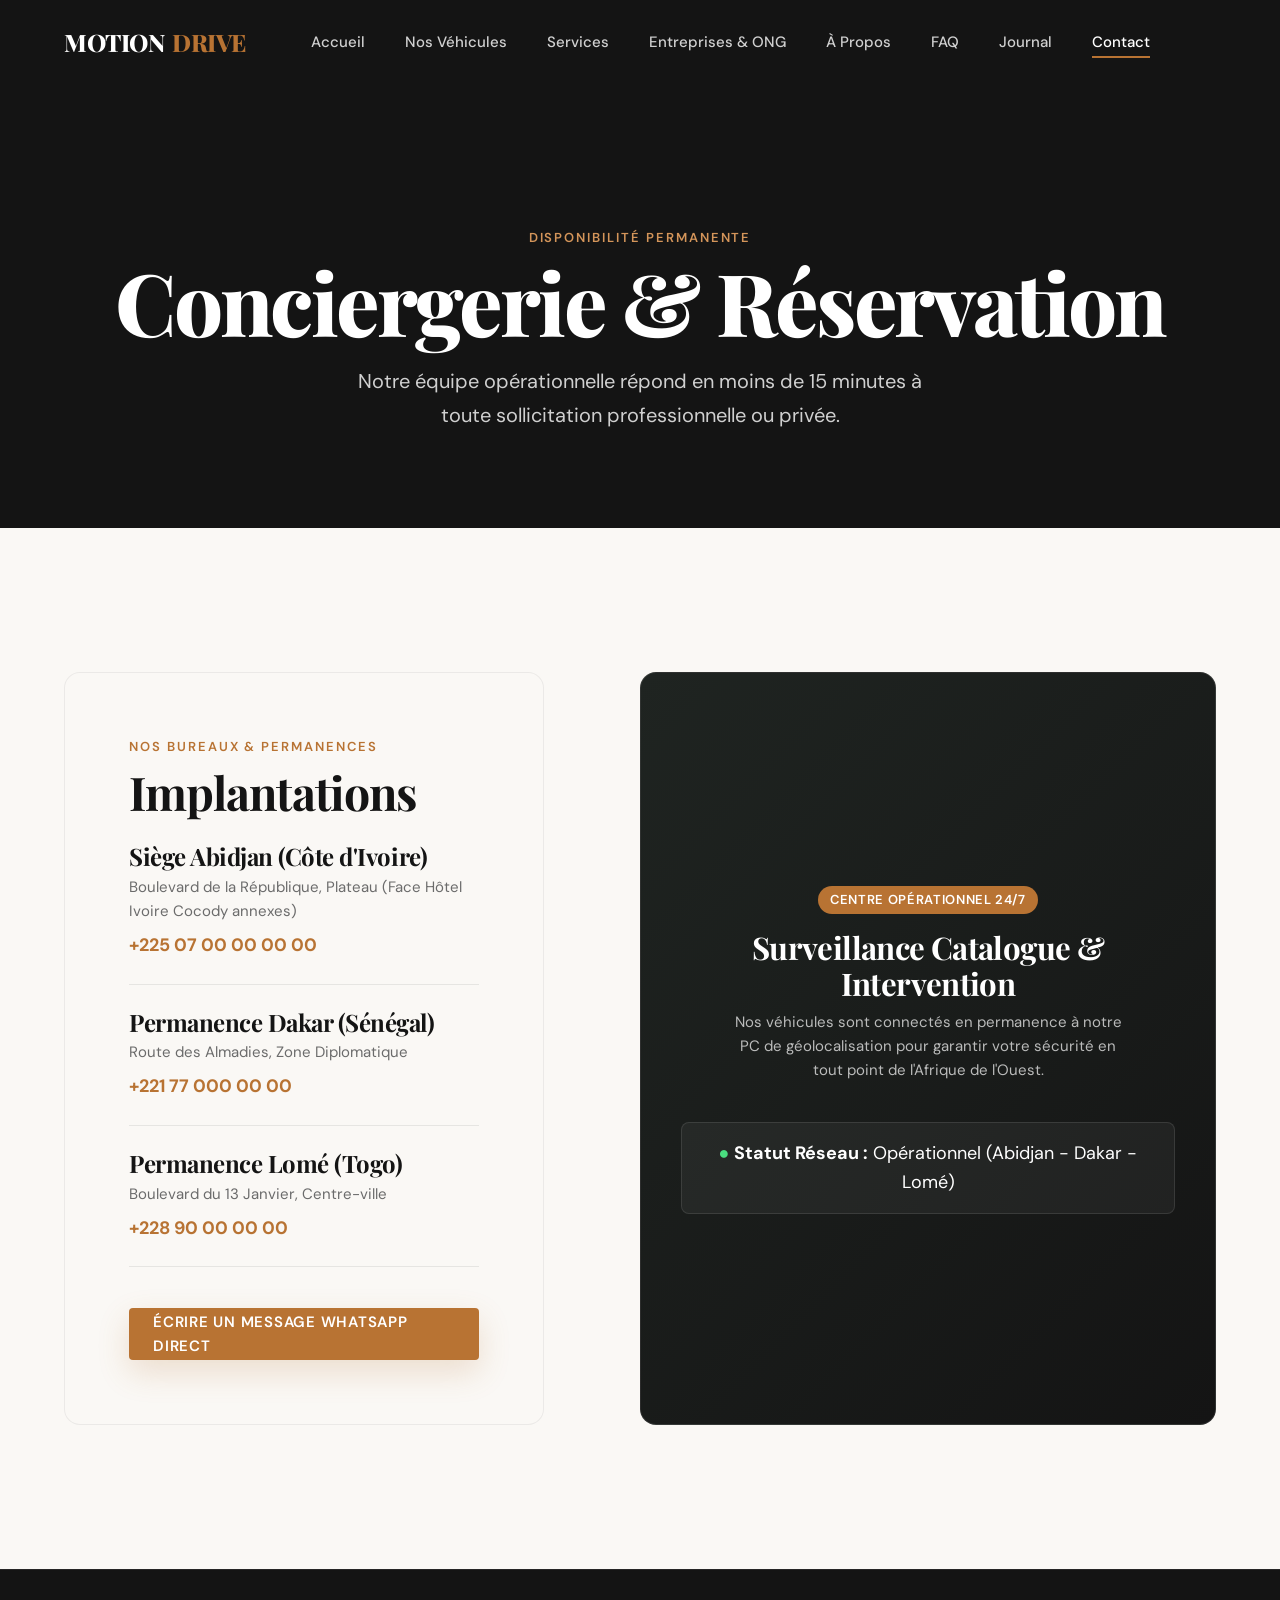
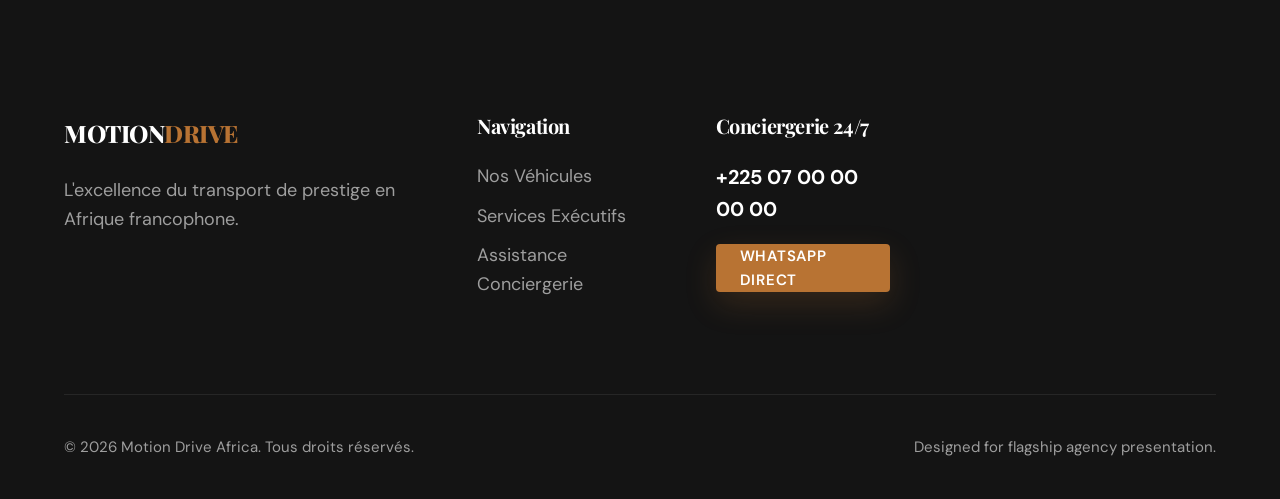
<file: contact.html>
﻿<!DOCTYPE html>
<html lang="fr">
<head>
    <meta charset="UTF-8">
    <meta name="viewport" content="width=device-width, initial-scale=1.0">
    <title>Conciergerie VIP & Contact — Motion Drive</title>
    <meta name="description" content="Contactez notre centrale de conciergerie automobile à Abidjan, Lomé et Dakar. Assistance 24/7 par WhatsApp, téléphone ou formulaire sur-mesure.">
    
    <link rel="stylesheet" href="./css/reset.css">
    <link rel="stylesheet" href="./css/root.css">
    <link rel="stylesheet" href="./css/typography.css">
    <link rel="stylesheet" href="./css/components.css">
    <link rel="stylesheet" href="./css/animations.css">
    <link rel="stylesheet" href="./css/contact.css">
</head>
<body>

    <!-- NAVIGATION -->
    <header class="navbar scrolled">
        <div class="container navbar-inner">
            <a href="index.html" class="logo">MOTION<span>DRIVE</span></a>
            <nav class="nav-links">
                <a href="index.html" class="nav-link">Accueil</a>
                <a href="catalogue.html" class="nav-link">Nos Véhicules</a>
                <a href="services.html" class="nav-link">Services</a>
                <a href="corporate.html" class="nav-link">Entreprises & ONG</a>
                <a href="about.html" class="nav-link">À Propos</a>
                <a href="faq.html" class="nav-link">FAQ</a>
                <a href="blog.html" class="nav-link">Journal</a>
                <a href="contact.html" class="nav-link active">Contact</a>
            </nav>
            <div class="nav-actions" style="display: flex; gap: 12px; align-items: center;">
                <a href="https://wa.me/2250700000000" target="_blank" class="btn btn-copper" style="display: none; @media(min-width:768px){display:inline-flex;}">WhatsApp VIP</a>
                <button class="menu-toggle" aria-label="Menu"><span></span><span></span><span></span></button>
            </div>
        </div>
    </header>

    <!-- MOBILE OVERLAY MENU -->
    <div class="mobile-menu">
        <nav class="mobile-nav-links">
            <a href="index.html" class="mobile-nav-link">Accueil</a>
            <a href="catalogue.html" class="mobile-nav-link">Nos Véhicules</a>
            <a href="services.html" class="mobile-nav-link">Services</a>
            <a href="corporate.html" class="mobile-nav-link">Entreprises & ONG</a>
            <a href="about.html" class="mobile-nav-link">À Propos</a>
            <a href="faq.html" class="mobile-nav-link">FAQ</a>
            <a href="blog.html" class="mobile-nav-link">Journal</a>
            <a href="contact.html" class="mobile-nav-link text-copper">Contact</a>
        </nav>
    </div>

    <!-- HERO -->
    <section class="contact-hero">
        <div class="container reveal">
            <span class="text-caption" style="color: var(--color-copper-light);">Disponibilité Permanente</span>
            <h1 class="text-display" style="color: white; margin-bottom: var(--space-sm);">Conciergerie & Réservation</h1>
            <p class="text-lead" style="color: rgba(255,255,255,0.8); max-width: 600px; margin: 0 auto;">Notre équipe opérationnelle répond en moins de 15 minutes à toute sollicitation professionnelle ou privée.</p>
        </div>
    </section>

    <!-- CONTACT GRID -->
    <main class="container">
        <div class="contact-grid">
            
            <div class="contact-info-card reveal">
                <span class="text-caption">Nos Bureaux & Permanences</span>
                <h2 style="margin-bottom: var(--space-md);">Implantations</h2>
                
                <div class="office-item">
                    <h4 style="color: var(--color-graphite); margin-bottom: 4px;">Siège Abidjan (Côte d'Ivoire)</h4>
                    <p style="font-size: var(--text-sm); margin-bottom: 8px;">Boulevard de la République, Plateau (Face Hôtel Ivoire Cocody annexes)</p>
                    <div style="font-weight: 700; color: var(--color-copper);">+225 07 00 00 00 00</div>
                </div>

                <div class="office-item">
                    <h4 style="color: var(--color-graphite); margin-bottom: 4px;">Permanence Dakar (Sénégal)</h4>
                    <p style="font-size: var(--text-sm); margin-bottom: 8px;">Route des Almadies, Zone Diplomatique</p>
                    <div style="font-weight: 700; color: var(--color-copper);">+221 77 000 00 00</div>
                </div>

                <div class="office-item">
                    <h4 style="color: var(--color-graphite); margin-bottom: 4px;">Permanence Lomé (Togo)</h4>
                    <p style="font-size: var(--text-sm); margin-bottom: 8px;">Boulevard du 13 Janvier, Centre-ville</p>
                    <div style="font-weight: 700; color: var(--color-copper);">+228 90 00 00 00</div>
                </div>

                <div style="margin-top: var(--space-lg);">
                    <a href="https://wa.me/2250700000000" target="_blank" class="btn btn-copper" style="width: 100%;">Écrire un message WhatsApp Direct</a>
                </div>
            </div>

            <div class="map-simulator reveal reveal-delay-2" style="background: linear-gradient(135deg, #1f2421 0%, #141414 100%); color: white; border: 1px solid rgba(255,255,255,0.1);">
                <div>
                    <span class="badge" style="background: var(--color-copper); color: white; margin-bottom: 16px;">Centre Opérationnel 24/7</span>
                    <h3 style="color: white; margin-bottom: 8px;">Surveillance Catalogue & Intervention</h3>
                    <p style="color: rgba(255,255,255,0.7); max-width: 400px; margin: 0 auto var(--space-lg); font-size: var(--text-sm);">Nos véhicules sont connectés en permanence à notre PC de géolocalisation pour garantir votre sécurité en tout point de l'Afrique de l'Ouest.</p>
                    <div style="padding: 16px; background: rgba(255,255,255,0.05); border-radius: var(--radius-md); display: inline-block; border: 1px solid rgba(255,255,255,0.1);">
                        <span style="color: #4ade80;">●</span> <strong>Statut Réseau :</strong> Opérationnel (Abidjan - Dakar - Lomé)
                    </div>
                </div>
            </div>

        </div>
    </main>

    <!-- FOOTER -->
    <footer class="footer">
        <div class="container">
            <div class="footer-grid">
                <div class="footer-col">
                    <a href="index.html" class="logo" style="margin-bottom: var(--space-md); display: inline-block;">MOTION<span>DRIVE</span></a>
                    <p style="color: var(--color-stone-light);">L'excellence du transport de prestige en Afrique francophone.</p>
                </div>
                <div class="footer-col">
                    <h4>Navigation</h4>
                    <div class="footer-links">
                        <a href="catalogue.html">Nos Véhicules</a>
                        <a href="services.html">Services Exécutifs</a>
                        <a href="contact.html">Assistance Conciergerie</a>
                    </div>
                </div>
                <div class="footer-col">
                    <h4>Conciergerie 24/7</h4>
                    <div style="font-size: var(--text-lg); font-weight: 700; color: white; margin: var(--space-xs) 0 var(--space-sm);">+225 07 00 00 00 00</div>
                    <a href="https://wa.me/2250700000000" target="_blank" class="btn btn-copper" style="min-height: 44px;">WhatsApp Direct</a>
                </div>
            </div>
            <div class="footer-bottom">
                <div>&copy; 2026 Motion Drive Africa. Tous droits réservés.</div>
                <div>Designed for flagship agency presentation.</div>
            </div>
        </div>
    </footer>

    <script src="./js/main.js"></script>
    <script src="./js/animations.js"></script>
    <script>
        // Auto-fill vehicle name if passed via URL parameter
        const urlParams = new URLSearchParams(window.location.search);
        const vehicle = urlParams.get('vehicle') || urlParams.get('subject');
        if (vehicle) {
            setTimeout(() => {
                alert(`Demande d'assistance prioritaire pour : ${vehicle}. Vous allez être redirigé vers un conseiller WhatsApp.`);
            }, 500);
        }
    </script>
</body>
</html>
</file>
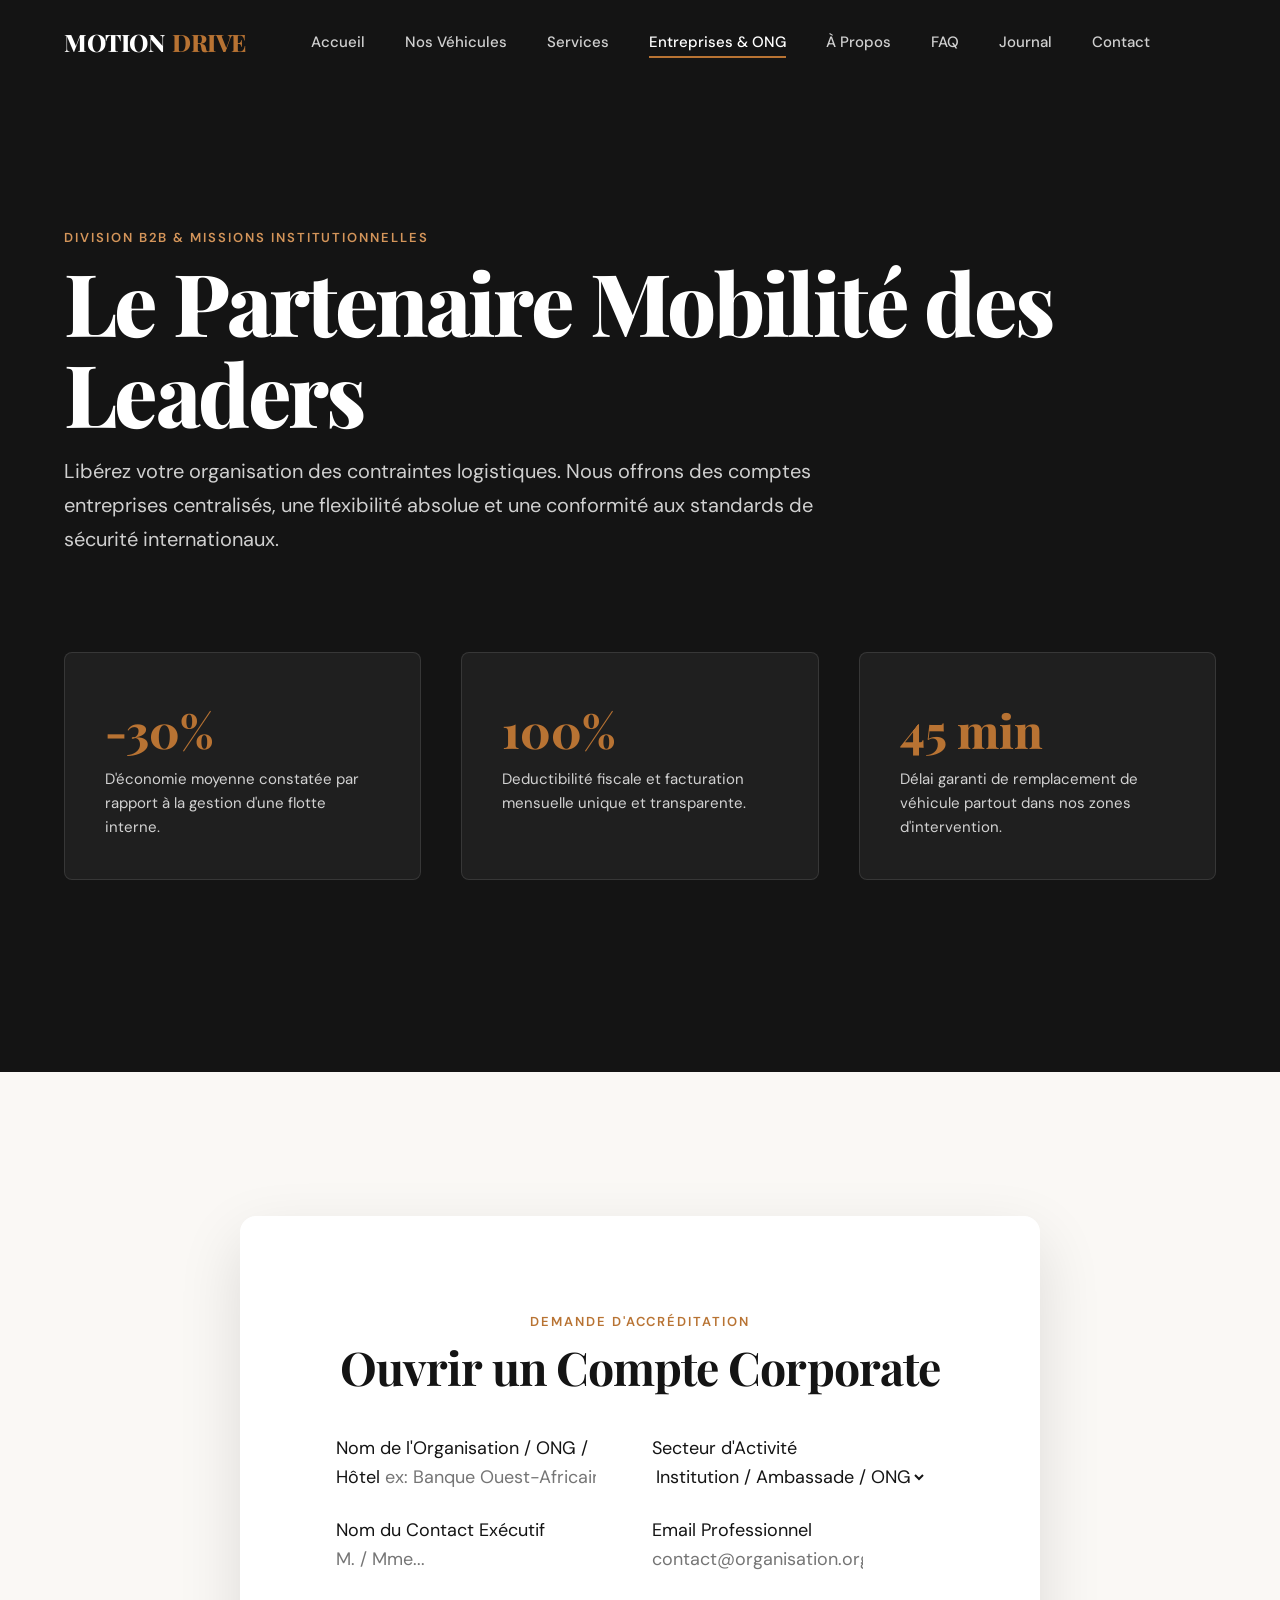
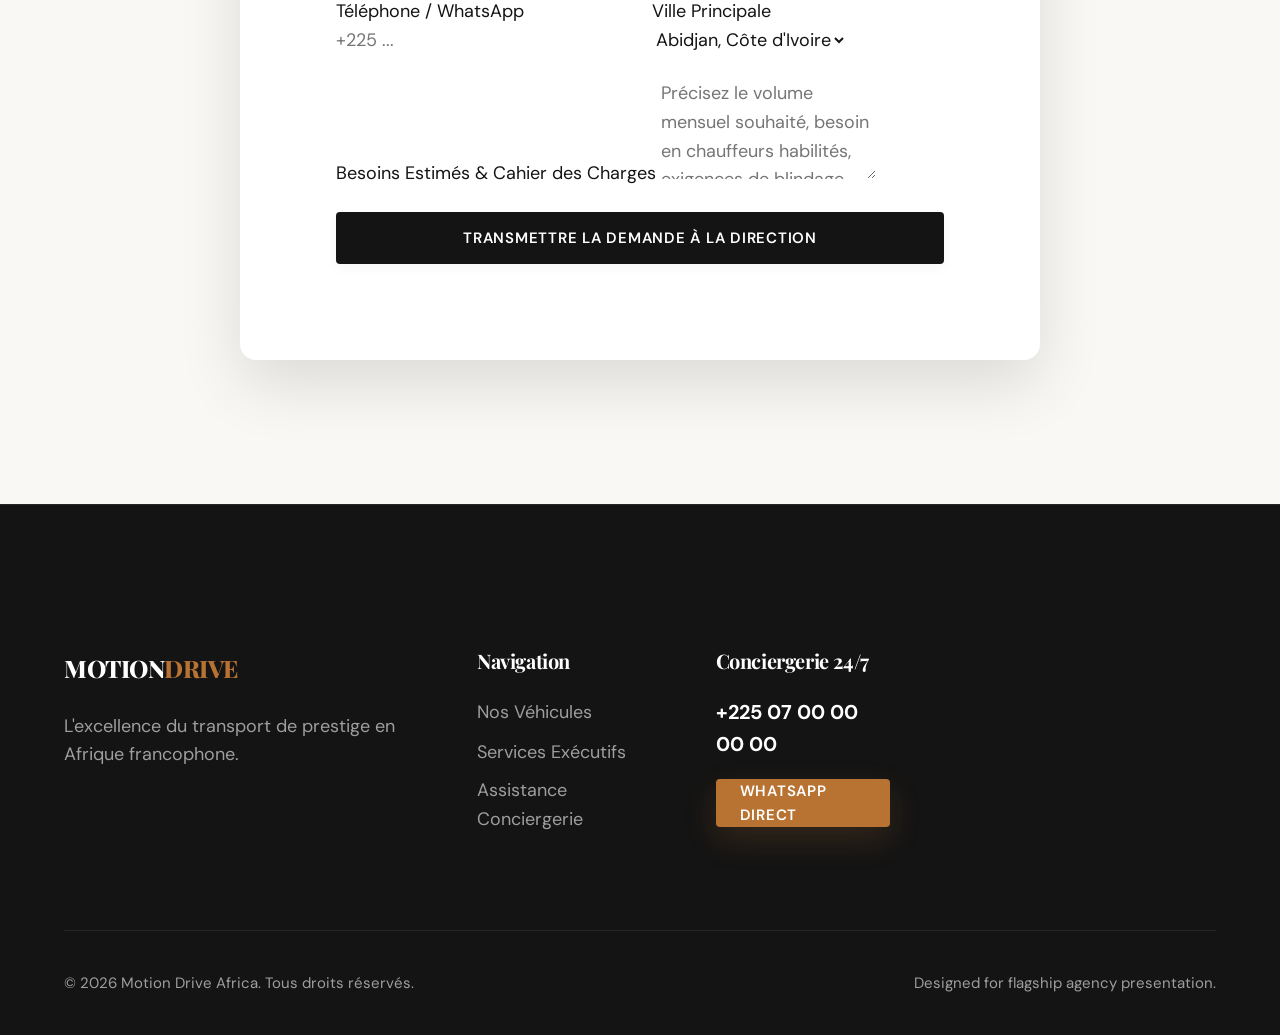
<file: corporate.html>
﻿<!DOCTYPE html>
<html lang="fr">
<head>
    <meta charset="UTF-8">
    <meta name="viewport" content="width=device-width, initial-scale=1.0">
    <title>Solutions Entreprises, Hôtels & ONG — Motion Drive</title>
    <meta name="description" content="Partenariats de mobilité sur-mesure pour entreprises, délégations diplomatiques, hôtels 5 étoiles et ONG en Afrique de l'Ouest. Facturation centralisée et conciergerie dédiée.">
    
    <link rel="stylesheet" href="./css/reset.css">
    <link rel="stylesheet" href="./css/root.css">
    <link rel="stylesheet" href="./css/typography.css">
    <link rel="stylesheet" href="./css/components.css">
    <link rel="stylesheet" href="./css/animations.css">
    <link rel="stylesheet" href="./css/corporate.css">
</head>
<body>

    <!-- NAVIGATION -->
    <header class="navbar scrolled">
        <div class="container navbar-inner">
            <a href="index.html" class="logo">MOTION<span>DRIVE</span></a>
            <nav class="nav-links">
                <a href="index.html" class="nav-link">Accueil</a>
                <a href="catalogue.html" class="nav-link">Nos Véhicules</a>
                <a href="services.html" class="nav-link">Services</a>
                <a href="corporate.html" class="nav-link active">Entreprises & ONG</a>
                <a href="about.html" class="nav-link">À Propos</a>
                <a href="faq.html" class="nav-link">FAQ</a>
                <a href="blog.html" class="nav-link">Journal</a>
                <a href="contact.html" class="nav-link">Contact</a>
            </nav>
            <div class="nav-actions" style="display: flex; gap: 12px; align-items: center;">
                <a href="#devis-form" class="btn btn-copper" style="display: none; @media(min-width:768px){display:inline-flex;}">Ouvrir un Compte</a>
                <button class="menu-toggle" aria-label="Menu"><span></span><span></span><span></span></button>
            </div>
        </div>
    </header>

    <!-- MOBILE OVERLAY MENU -->
    <div class="mobile-menu">
        <nav class="mobile-nav-links">
            <a href="index.html" class="mobile-nav-link">Accueil</a>
            <a href="catalogue.html" class="mobile-nav-link">Nos Véhicules</a>
            <a href="services.html" class="mobile-nav-link">Services</a>
            <a href="corporate.html" class="mobile-nav-link text-copper">Entreprises & ONG</a>
            <a href="about.html" class="mobile-nav-link">À Propos</a>
            <a href="faq.html" class="mobile-nav-link">FAQ</a>
            <a href="blog.html" class="mobile-nav-link">Journal</a>
            <a href="contact.html" class="mobile-nav-link">Contact</a>
        </nav>
    </div>

    <!-- HERO -->
    <section class="corp-hero">
        <div class="container reveal">
            <span class="text-caption" style="color: var(--color-copper-light);">Division B2B & Missions Institutionnelles</span>
            <h1 class="text-display" style="color: white; margin-bottom: var(--space-sm);">Le Partenaire Mobilité des Leaders</h1>
            <p class="text-lead" style="color: rgba(255,255,255,0.8); max-width: 750px;">Libérez votre organisation des contraintes logistiques. Nous offrons des comptes entreprises centralisés, une flexibilité absolue et une conformité aux standards de sécurité internationaux.</p>
            
            <div class="corp-stats-grid">
                <div class="corp-stat-card">
                    <div style="font-size: var(--text-3xl); font-weight: 800; color: var(--color-copper); font-family: var(--font-display);">-30%</div>
                    <div style="font-size: var(--text-sm); color: rgba(255,255,255,0.8);">D'économie moyenne constatée par rapport à la gestion d'une flotte interne.</div>
                </div>
                <div class="corp-stat-card">
                    <div style="font-size: var(--text-3xl); font-weight: 800; color: var(--color-copper); font-family: var(--font-display);">100%</div>
                    <div style="font-size: var(--text-sm); color: rgba(255,255,255,0.8);">Deductibilité fiscale et facturation mensuelle unique et transparente.</div>
                </div>
                <div class="corp-stat-card">
                    <div style="font-size: var(--text-3xl); font-weight: 800; color: var(--color-copper); font-family: var(--font-display);">45 min</div>
                    <div style="font-size: var(--text-sm); color: rgba(255,255,255,0.8);">Délai garanti de remplacement de véhicule partout dans nos zones d'intervention.</div>
                </div>
            </div>
        </div>
    </section>

    <!-- FORM SECTION -->
    <section id="devis-form" class="corp-form-section">
        <div class="container">
            <div class="corp-form-container reveal">
                <span class="text-caption" style="text-align: center;">Demande d'Accréditation</span>
                <h2 style="text-align: center; margin-bottom: var(--space-lg);">Ouvrir un Compte Corporate</h2>
                
                <form action="#" method="POST" onsubmit="event.preventDefault(); alert('Votre demande d\'accréditation corporate a été transmise au secrétariat général de Motion Drive.');">
                    <div class="form-grid">
                        <div class="form-group">
                            <label>Nom de l'Organisation / ONG / Hôtel</label>
                            <input type="text" class="form-control" required placeholder="ex: Banque Ouest-Africaine...">
                        </div>
                        <div class="form-group">
                            <label>Secteur d'Activité</label>
                            <select class="form-control">
                                <option>Institution / Ambassade / ONG</option>
                                <option>Grand Groupe / Multinationale</option>
                                <option>Hôtellerie de Luxe</option>
                                <option>Cabinet de Conseil / Finance</option>
                            </select>
                        </div>
                        <div class="form-group">
                            <label>Nom du Contact Exécutif</label>
                            <input type="text" class="form-control" required placeholder="M. / Mme...">
                        </div>
                        <div class="form-group">
                            <label>Email Professionnel</label>
                            <input type="email" class="form-control" required placeholder="contact@organisation.org">
                        </div>
                        <div class="form-group">
                            <label>Téléphone / WhatsApp</label>
                            <input type="tel" class="form-control" required placeholder="+225 ...">
                        </div>
                        <div class="form-group">
                            <label>Ville Principale</label>
                            <select class="form-control">
                                <option>Abidjan, Côte d'Ivoire</option>
                                <option>Dakar, Sénégal</option>
                                <option>Lomé, Togo</option>
                                <option>Multi-pays</option>
                            </select>
                        </div>
                        <div class="form-group form-full">
                            <label>Besoins Estimés & Cahier des Charges</label>
                            <textarea class="form-control" style="min-height: 100px;" placeholder="Précisez le volume mensuel souhaité, besoin en chauffeurs habilités, exigences de blindage..."></textarea>
                        </div>
                        <div class="form-group form-full">
                            <button type="submit" class="btn btn-primary" style="width: 100%;">Transmettre la Demande à la Direction</button>
                        </div>
                    </div>
                </form>
            </div>
        </div>
    </section>

    <!-- FOOTER -->
    <footer class="footer">
        <div class="container">
            <div class="footer-grid">
                <div class="footer-col">
                    <a href="index.html" class="logo" style="margin-bottom: var(--space-md); display: inline-block;">MOTION<span>DRIVE</span></a>
                    <p style="color: var(--color-stone-light);">L'excellence du transport de prestige en Afrique francophone.</p>
                </div>
                <div class="footer-col">
                    <h4>Navigation</h4>
                    <div class="footer-links">
                        <a href="catalogue.html">Nos Véhicules</a>
                        <a href="services.html">Services Exécutifs</a>
                        <a href="contact.html">Assistance Conciergerie</a>
                    </div>
                </div>
                <div class="footer-col">
                    <h4>Conciergerie 24/7</h4>
                    <div style="font-size: var(--text-lg); font-weight: 700; color: white; margin: var(--space-xs) 0 var(--space-sm);">+225 07 00 00 00 00</div>
                    <a href="https://wa.me/2250700000000" target="_blank" class="btn btn-copper" style="min-height: 44px;">WhatsApp Direct</a>
                </div>
            </div>
            <div class="footer-bottom">
                <div>&copy; 2026 Motion Drive Africa. Tous droits réservés.</div>
                <div>Designed for flagship agency presentation.</div>
            </div>
        </div>
    </footer>

    <script src="./js/main.js"></script>
    <script src="./js/animations.js"></script>
</body>
</html>
</file>
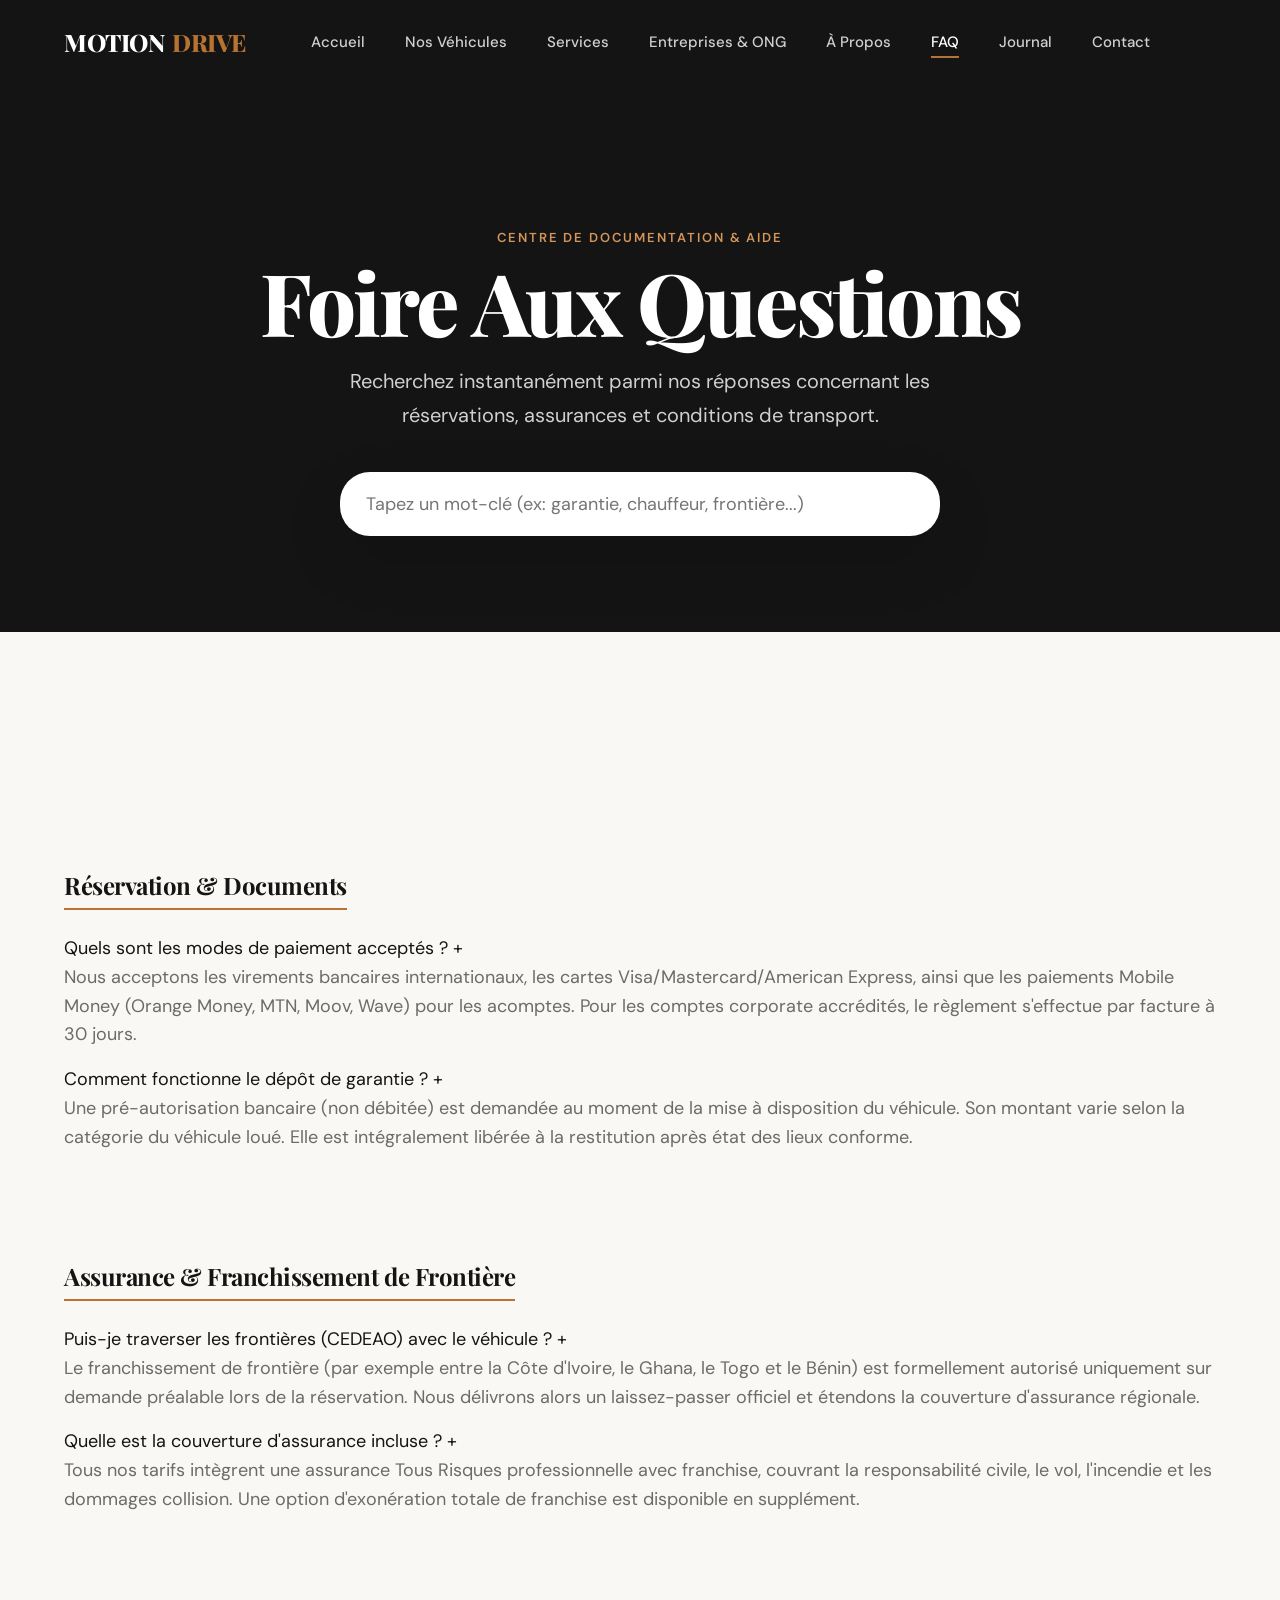
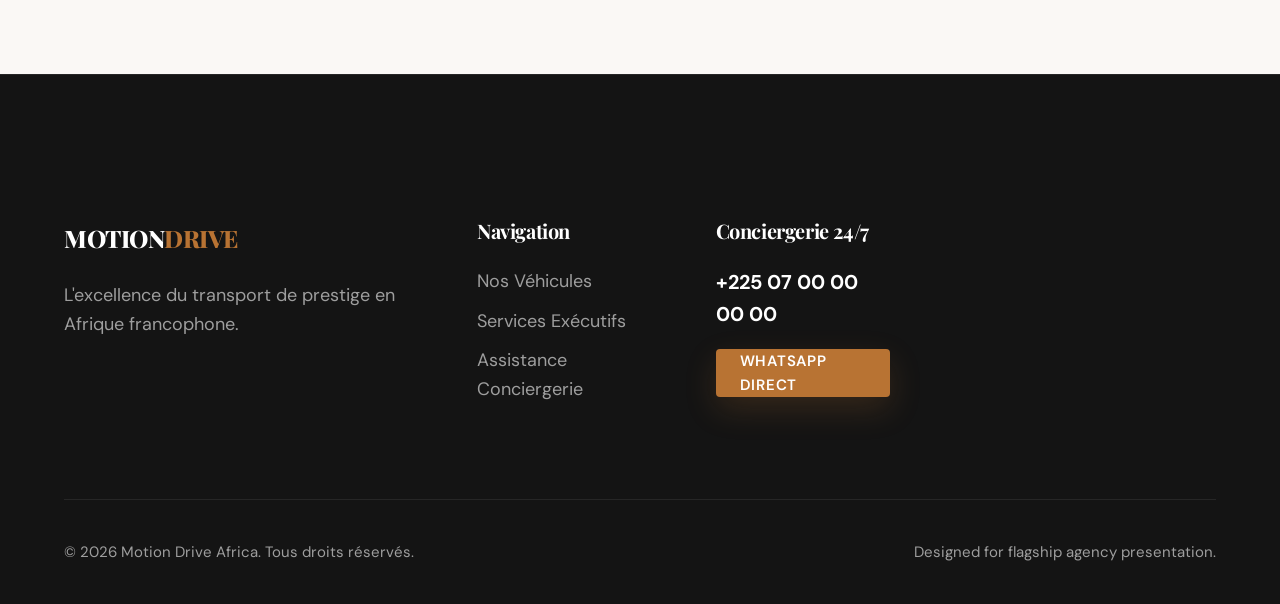
<file: faq.html>
﻿<!DOCTYPE html>
<html lang="fr">
<head>
    <meta charset="UTF-8">
    <meta name="viewport" content="width=device-width, initial-scale=1.0">
    <title>Foire Aux Questions — Assistance Motion Drive</title>
    <meta name="description" content="Trouvez toutes les réponses à vos questions sur les conditions de location, le dépôt de garantie, l'assurance et le franchissement des frontières en Afrique de l'Ouest.">
    
    <link rel="stylesheet" href="./css/reset.css">
    <link rel="stylesheet" href="./css/root.css">
    <link rel="stylesheet" href="./css/typography.css">
    <link rel="stylesheet" href="./css/components.css">
    <link rel="stylesheet" href="./css/animations.css">
    <link rel="stylesheet" href="./css/faq.css">
</head>
<body>

    <!-- NAVIGATION -->
    <header class="navbar scrolled">
        <div class="container navbar-inner">
            <a href="index.html" class="logo">MOTION<span>DRIVE</span></a>
            <nav class="nav-links">
                <a href="index.html" class="nav-link">Accueil</a>
                <a href="catalogue.html" class="nav-link">Nos Véhicules</a>
                <a href="services.html" class="nav-link">Services</a>
                <a href="corporate.html" class="nav-link">Entreprises & ONG</a>
                <a href="about.html" class="nav-link">À Propos</a>
                <a href="faq.html" class="nav-link active">FAQ</a>
                <a href="blog.html" class="nav-link">Journal</a>
                <a href="contact.html" class="nav-link">Contact</a>
            </nav>
            <div class="nav-actions" style="display: flex; gap: 12px; align-items: center;">
                <a href="contact.html" class="btn btn-copper" style="display: none; @media(min-width:768px){display:inline-flex;}">Assistance VIP</a>
                <button class="menu-toggle" aria-label="Menu"><span></span><span></span><span></span></button>
            </div>
        </div>
    </header>

    <!-- MOBILE OVERLAY MENU -->
    <div class="mobile-menu">
        <nav class="mobile-nav-links">
            <a href="index.html" class="mobile-nav-link">Accueil</a>
            <a href="catalogue.html" class="mobile-nav-link">Nos Véhicules</a>
            <a href="services.html" class="mobile-nav-link">Services</a>
            <a href="corporate.html" class="mobile-nav-link">Entreprises & ONG</a>
            <a href="about.html" class="mobile-nav-link">À Propos</a>
            <a href="faq.html" class="mobile-nav-link text-copper">FAQ</a>
            <a href="blog.html" class="mobile-nav-link">Journal</a>
            <a href="contact.html" class="mobile-nav-link">Contact</a>
        </nav>
    </div>

    <!-- HERO -->
    <section class="faq-hero">
        <div class="container reveal">
            <span class="text-caption" style="color: var(--color-copper-light);">Centre de Documentation & Aide</span>
            <h1 class="text-display" style="color: white; margin-bottom: var(--space-sm);">Foire Aux Questions</h1>
            <p class="text-lead" style="color: rgba(255,255,255,0.8); max-width: 600px; margin: 0 auto;">Recherchez instantanément parmi nos réponses concernant les réservations, assurances et conditions de transport.</p>
            
            <div class="search-faq-container">
                <input type="text" id="faq-search" class="search-faq-input" placeholder="Tapez un mot-clé (ex: garantie, chauffeur, frontière...)" aria-label="Rechercher dans la FAQ">
            </div>
        </div>
    </section>

    <!-- FAQ CONTENT -->
    <main class="faq-content">
        <div class="container">
            
            <h2 class="faq-category-title">Réservation & Documents</h2>
            <div class="accordion">
                <div class="accordion-item faq-item">
                    <button class="accordion-header">Quels sont les modes de paiement acceptés ? <span class="accordion-icon">+</span></button>
                    <div class="accordion-body">
                        <p>Nous acceptons les virements bancaires internationaux, les cartes Visa/Mastercard/American Express, ainsi que les paiements Mobile Money (Orange Money, MTN, Moov, Wave) pour les acomptes. Pour les comptes corporate accrédités, le règlement s'effectue par facture à 30 jours.</p>
                    </div>
                </div>
                <div class="accordion-item faq-item">
                    <button class="accordion-header">Comment fonctionne le dépôt de garantie ? <span class="accordion-icon">+</span></button>
                    <div class="accordion-body">
                        <p>Une pré-autorisation bancaire (non débitée) est demandée au moment de la mise à disposition du véhicule. Son montant varie selon la catégorie du véhicule loué. Elle est intégralement libérée à la restitution après état des lieux conforme.</p>
                    </div>
                </div>
            </div>

            <h2 class="faq-category-title">Assurance & Franchissement de Frontière</h2>
            <div class="accordion">
                <div class="accordion-item faq-item">
                    <button class="accordion-header">Puis-je traverser les frontières (CEDEAO) avec le véhicule ? <span class="accordion-icon">+</span></button>
                    <div class="accordion-body">
                        <p>Le franchissement de frontière (par exemple entre la Côte d'Ivoire, le Ghana, le Togo et le Bénin) est formellement autorisé uniquement sur demande préalable lors de la réservation. Nous délivrons alors un laissez-passer officiel et étendons la couverture d'assurance régionale.</p>
                    </div>
                </div>
                <div class="accordion-item faq-item">
                    <button class="accordion-header">Quelle est la couverture d'assurance incluse ? <span class="accordion-icon">+</span></button>
                    <div class="accordion-body">
                        <p>Tous nos tarifs intègrent une assurance Tous Risques professionnelle avec franchise, couvrant la responsabilité civile, le vol, l'incendie et les dommages collision. Une option d'exonération totale de franchise est disponible en supplément.</p>
                    </div>
                </div>
            </div>

        </div>
    </main>

    <!-- FOOTER -->
    <footer class="footer">
        <div class="container">
            <div class="footer-grid">
                <div class="footer-col">
                    <a href="index.html" class="logo" style="margin-bottom: var(--space-md); display: inline-block;">MOTION<span>DRIVE</span></a>
                    <p style="color: var(--color-stone-light);">L'excellence du transport de prestige en Afrique francophone.</p>
                </div>
                <div class="footer-col">
                    <h4>Navigation</h4>
                    <div class="footer-links">
                        <a href="catalogue.html">Nos Véhicules</a>
                        <a href="services.html">Services Exécutifs</a>
                        <a href="contact.html">Assistance Conciergerie</a>
                    </div>
                </div>
                <div class="footer-col">
                    <h4>Conciergerie 24/7</h4>
                    <div style="font-size: var(--text-lg); font-weight: 700; color: white; margin: var(--space-xs) 0 var(--space-sm);">+225 07 00 00 00 00</div>
                    <a href="https://wa.me/2250700000000" target="_blank" class="btn btn-copper" style="min-height: 44px;">WhatsApp Direct</a>
                </div>
            </div>
            <div class="footer-bottom">
                <div>&copy; 2026 Motion Drive Africa. Tous droits réservés.</div>
                <div>Designed for flagship agency presentation.</div>
            </div>
        </div>
    </footer>

    <script src="./js/main.js"></script>
    <script src="./js/animations.js"></script>
    <script src="./js/faq.js"></script>
    <script>
        // Live search filter
        document.getElementById('faq-search')?.addEventListener('input', function(e) {
            const query = e.target.value.toLowerCase();
            document.querySelectorAll('.faq-item').forEach(item => {
                const text = item.innerText.toLowerCase();
                if (text.includes(query)) {
                    item.style.display = 'block';
                } else {
                    item.style.display = 'none';
                }
            });
        });
    </script>
</body>
</html>
</file>
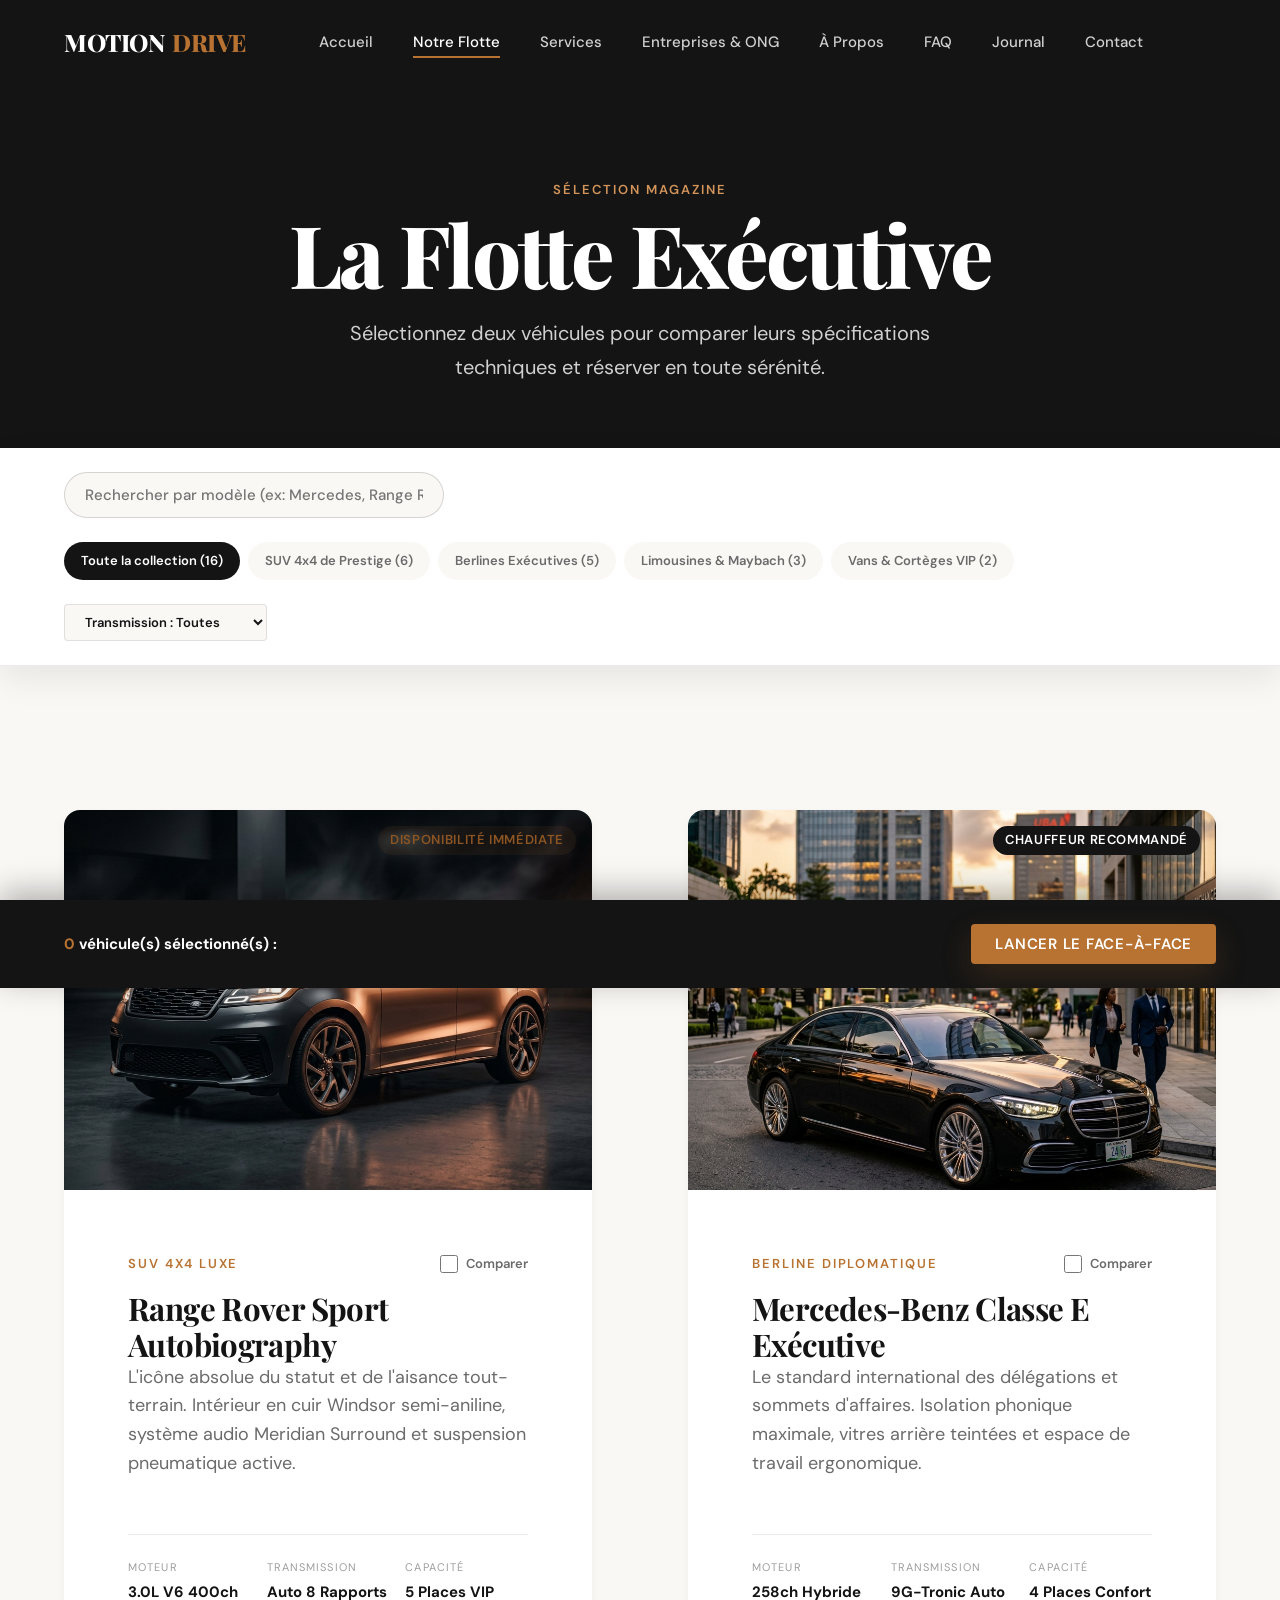
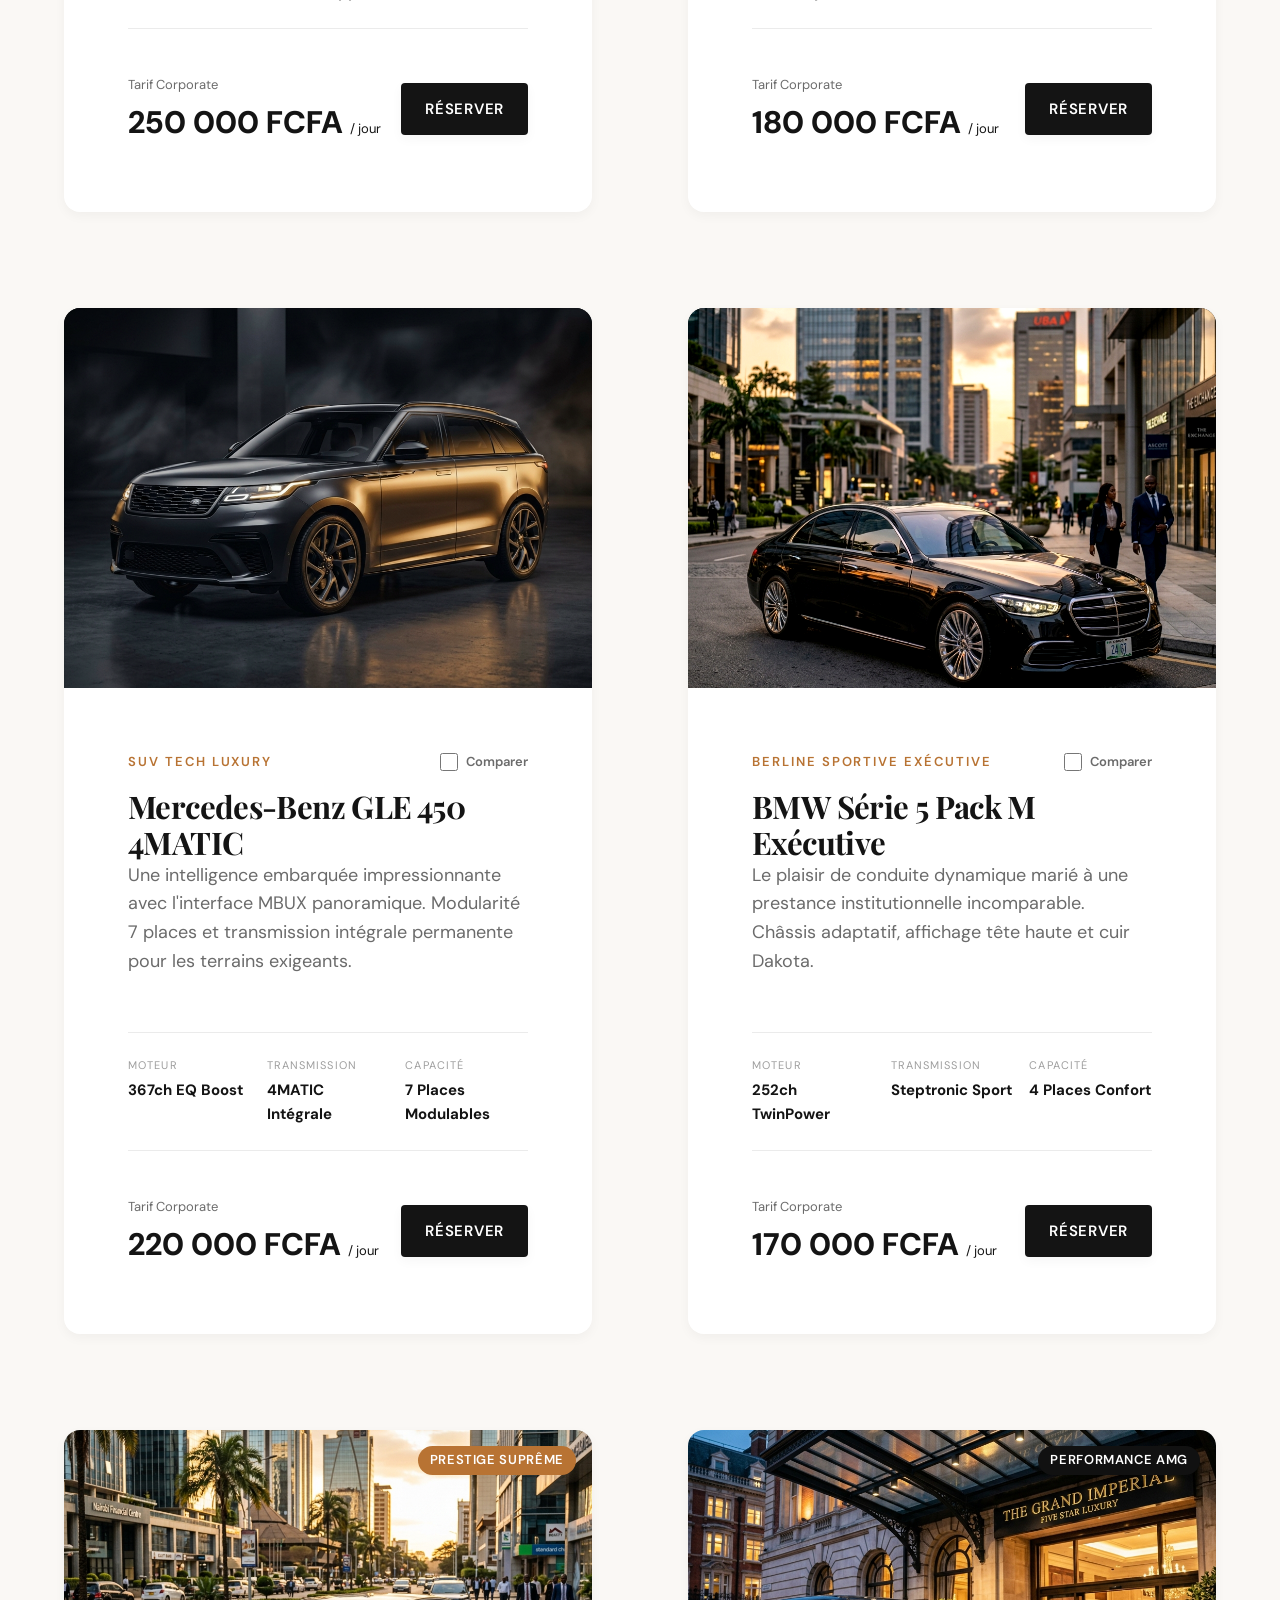
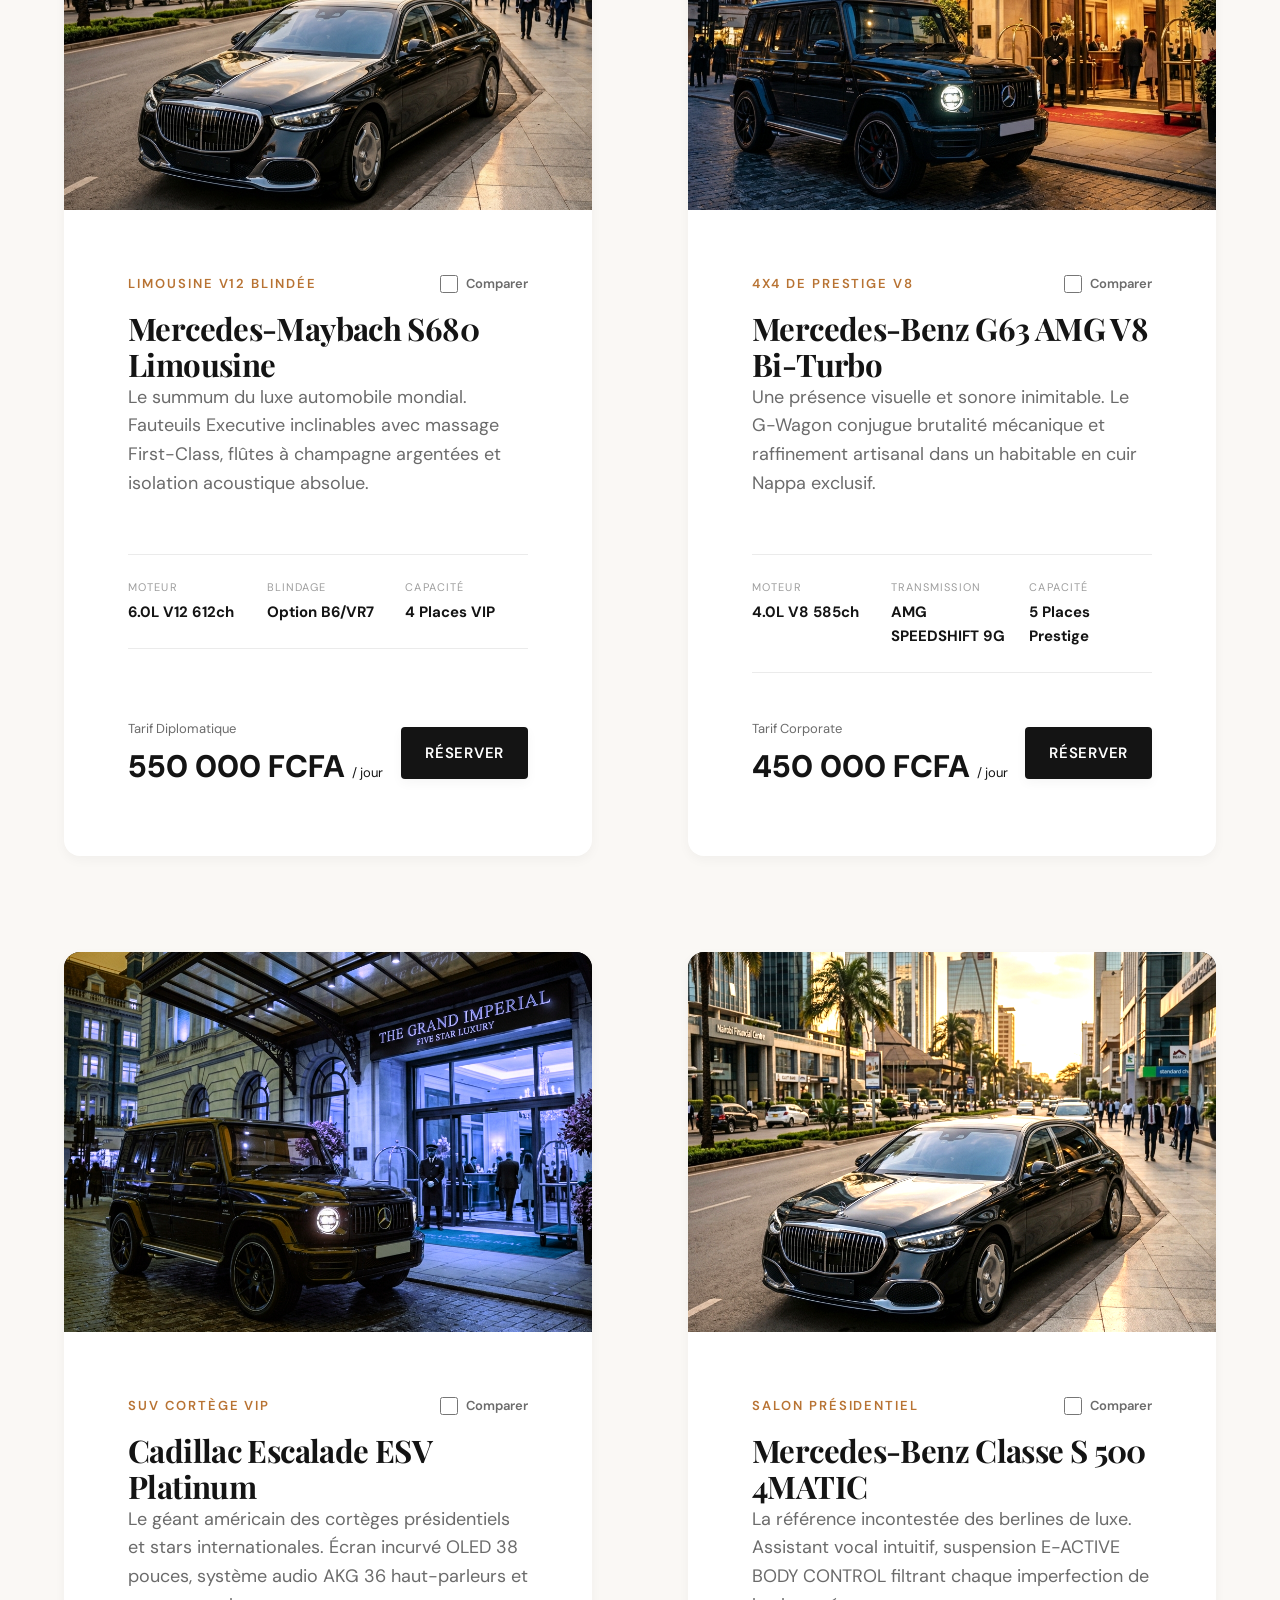
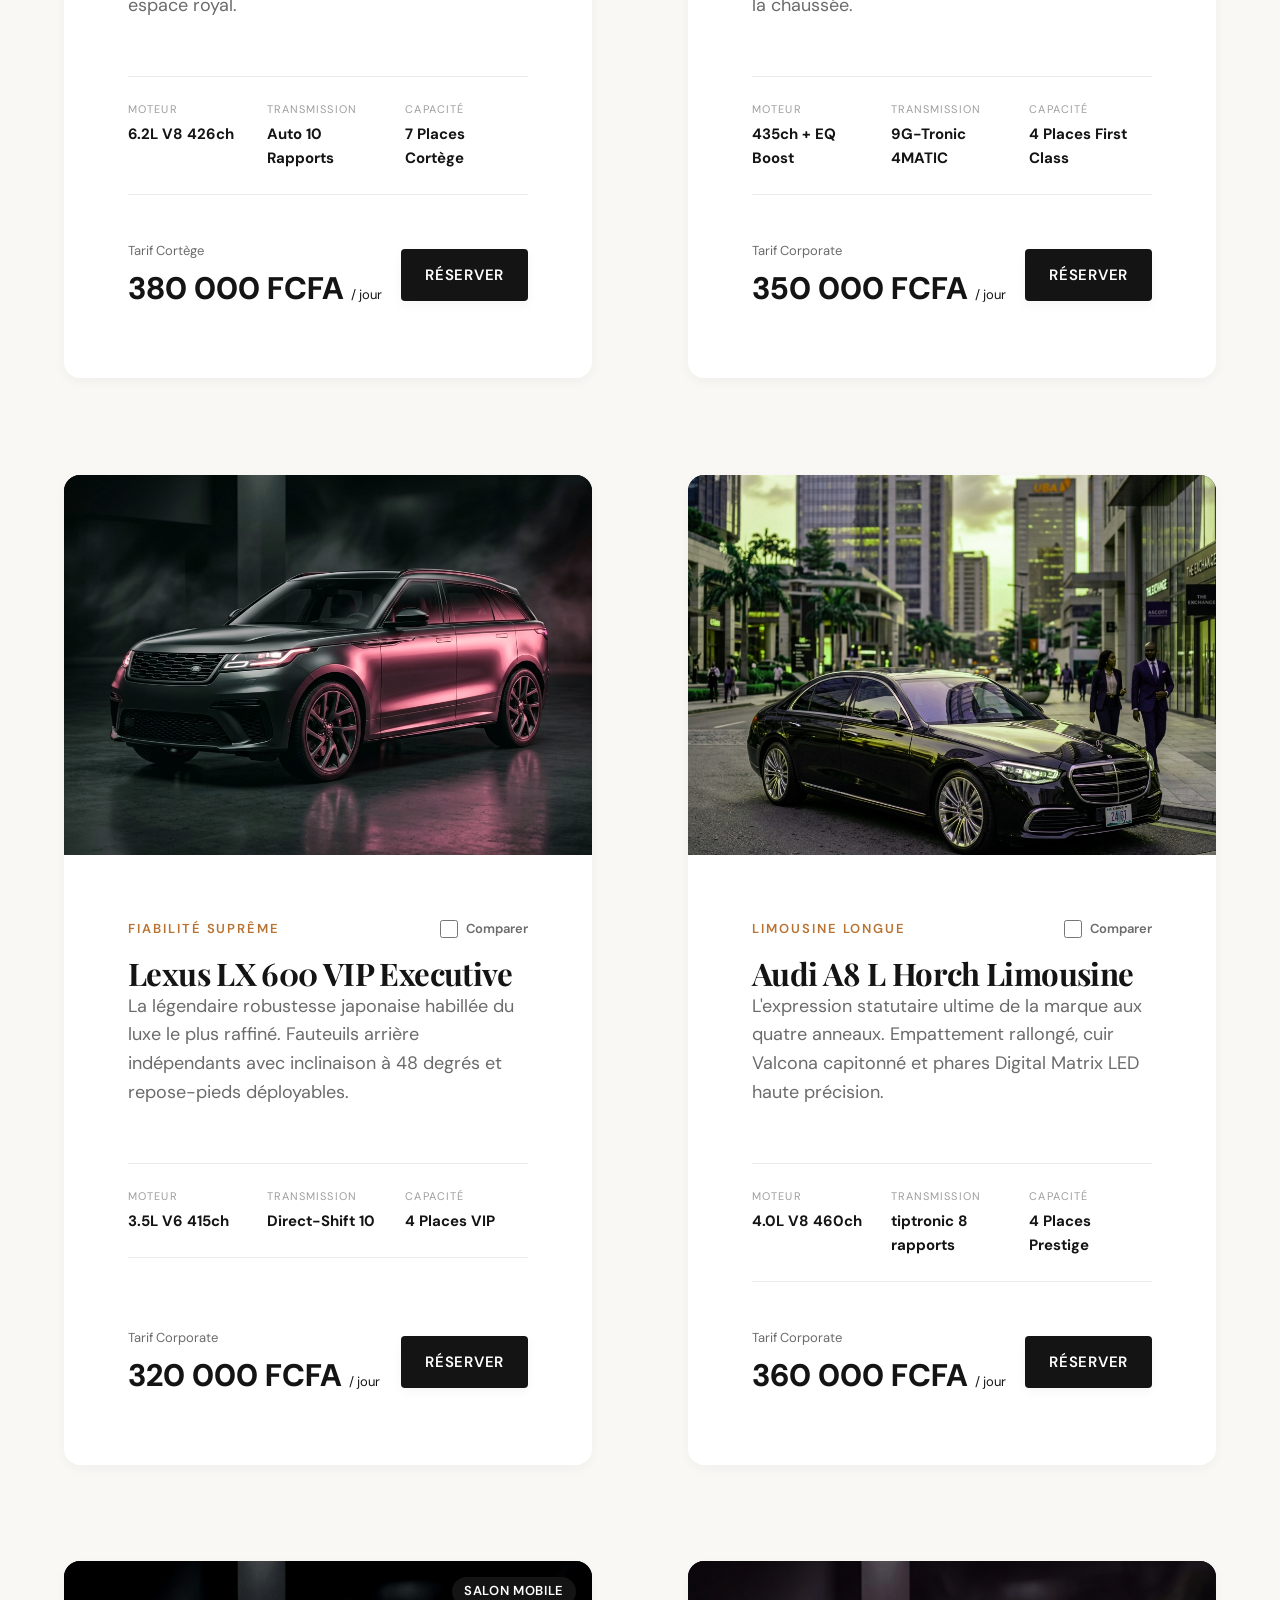
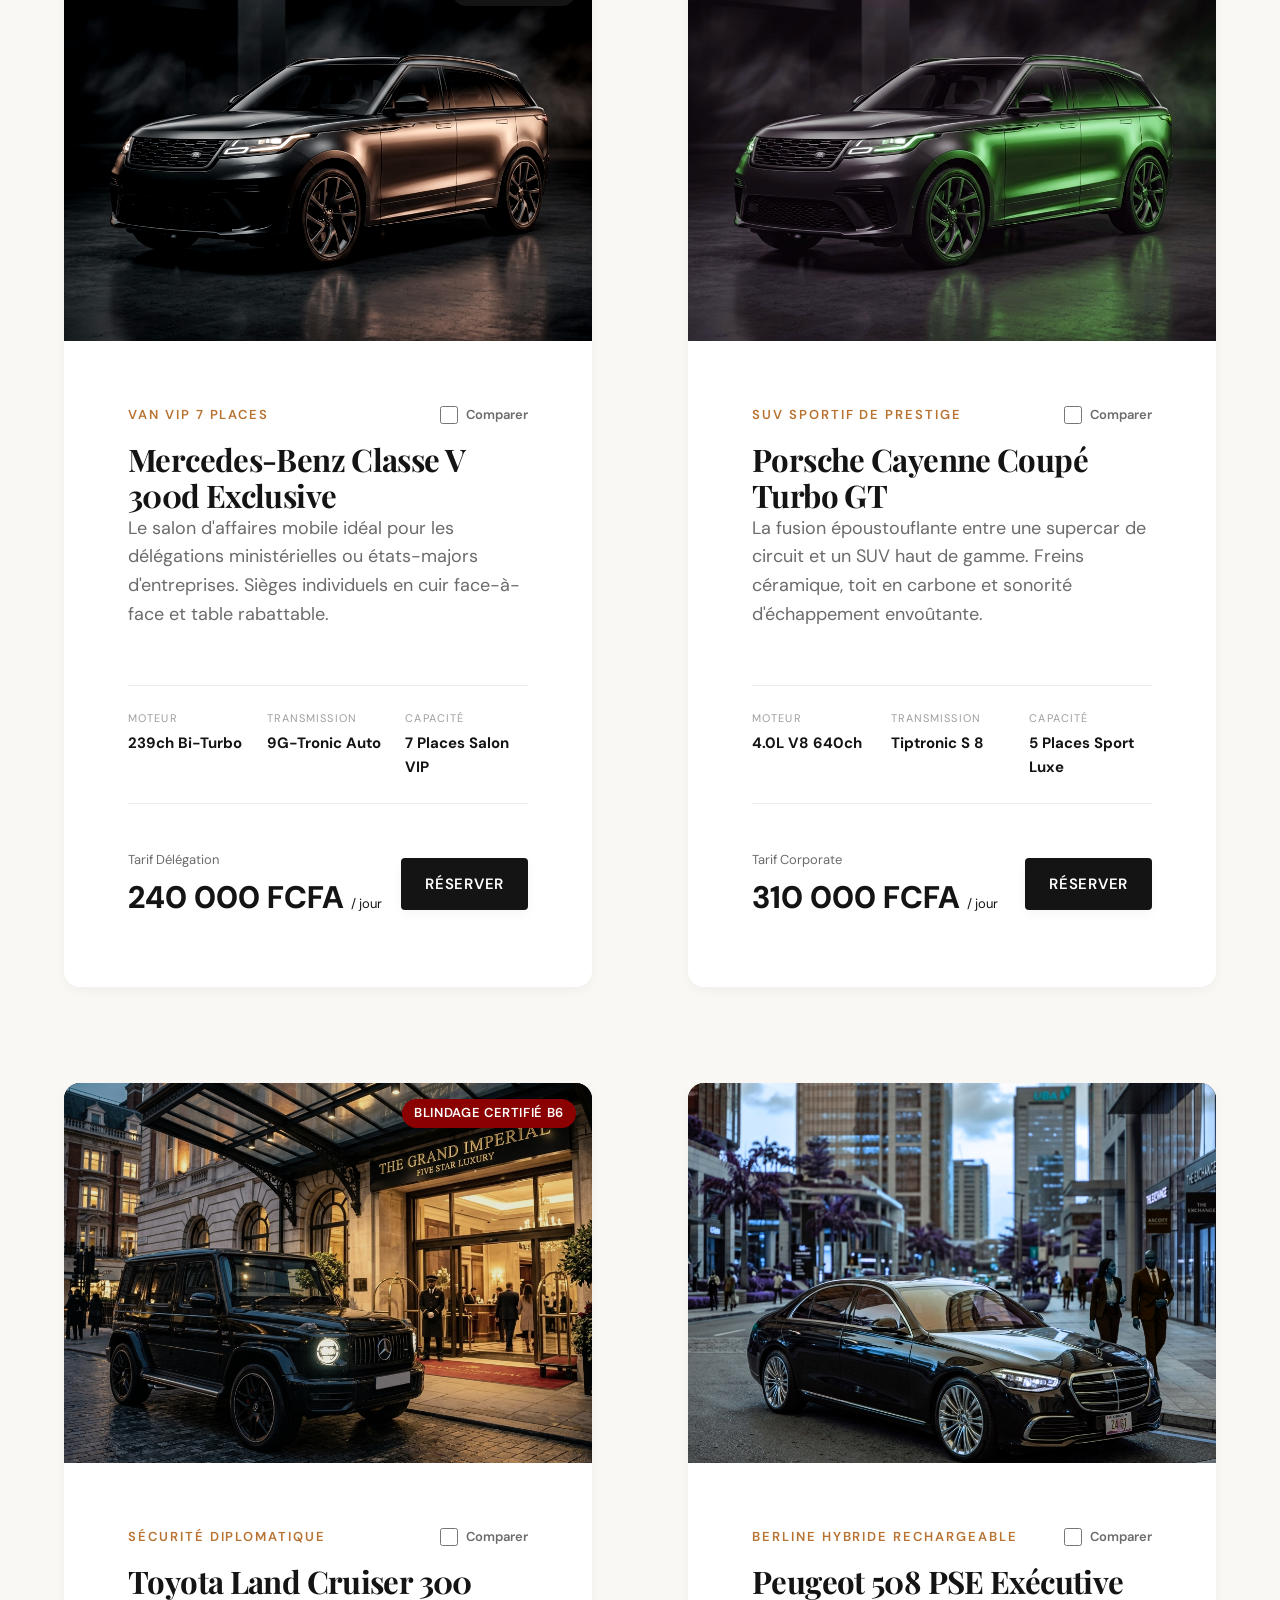
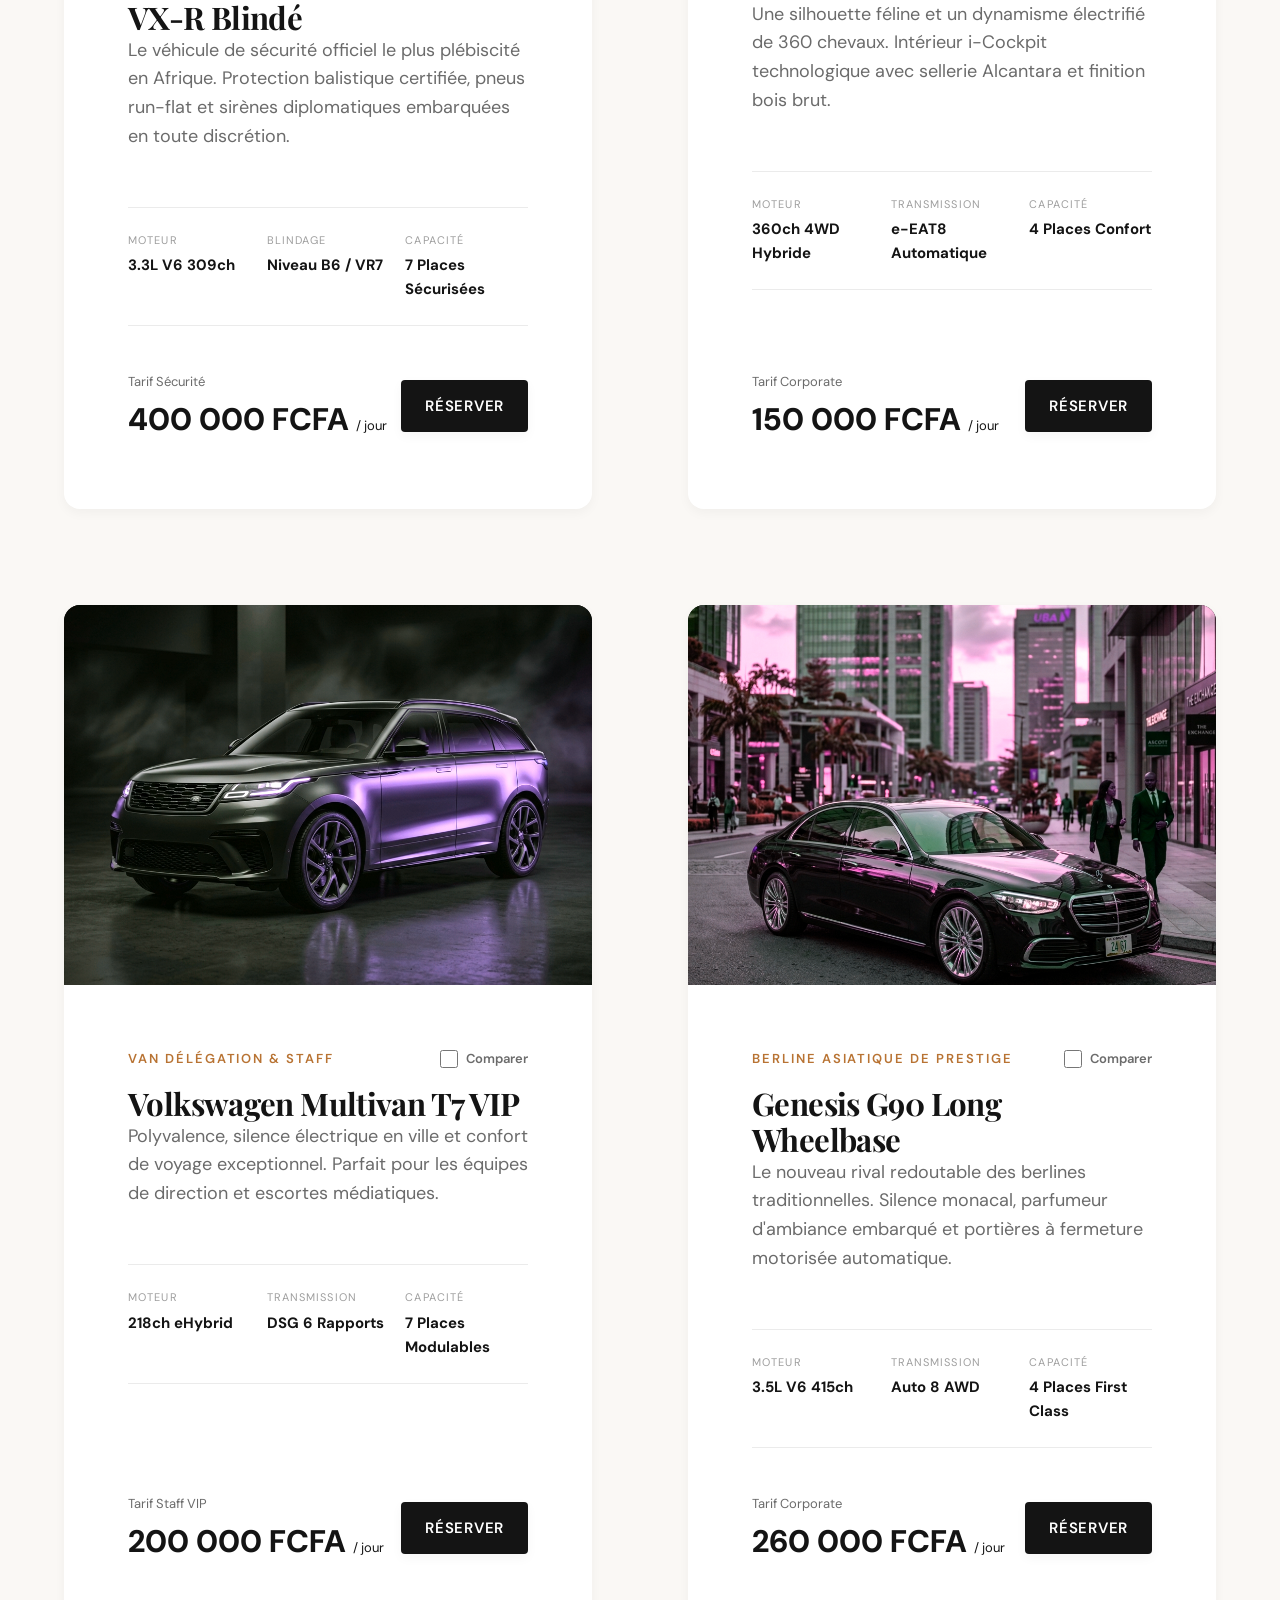
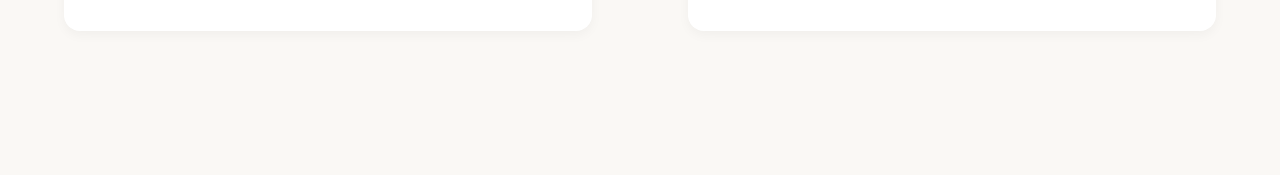
<file: flotte.html>
<!DOCTYPE html>
<html lang="fr">
<head>
    <meta charset="UTF-8">
    <meta name="viewport" content="width=device-width, initial-scale=1.0">
    <title>Notre Flotte de Prestige — Motion Drive</title>
    <meta name="description" content="Explorez notre collection de véhicules premium disponibles à la location en Afrique de l'Ouest : SUV de luxe blindés, berlines diplomatiques et vans VIP.">
    
    <!-- CSS Design System -->
    <link rel="stylesheet" href="./css/reset.css">
    <link rel="stylesheet" href="./css/root.css">
    <link rel="stylesheet" href="./css/typography.css">
    <link rel="stylesheet" href="./css/components.css">
    <link rel="stylesheet" href="./css/animations.css">
    <link rel="stylesheet" href="./css/fleet.css">
</head>
<body>

    <!-- NAVIGATION -->
    <header class="navbar scrolled" role="banner">
        <div class="container navbar-inner">
            <a href="index.html" class="logo">MOTION<span>DRIVE</span></a>
            
            <nav class="nav-links">
                <a href="index.html" class="nav-link">Accueil</a>
                <a href="flotte.html" class="nav-link active">Notre Flotte</a>
                <a href="services.html" class="nav-link">Services</a>
                <a href="corporate.html" class="nav-link">Entreprises & ONG</a>
                <a href="about.html" class="nav-link">À Propos</a>
                <a href="faq.html" class="nav-link">FAQ</a>
                <a href="blog.html" class="nav-link">Journal</a>
                <a href="contact.html" class="nav-link">Contact</a>
            </nav>

            <div class="nav-actions" style="display: flex; gap: 12px; align-items: center;">
                <a href="contact.html" class="btn btn-copper" style="display: none; @media(min-width:768px){display:inline-flex;}">Assistance VIP</a>
                <button class="menu-toggle" aria-label="Menu">
                    <span></span><span></span><span></span>
                </button>
            </div>
        </div>
    </header>

    <!-- MOBILE OVERLAY MENU -->
    <div class="mobile-menu">
        <nav class="mobile-nav-links">
            <a href="index.html" class="mobile-nav-link">Accueil</a>
            <a href="flotte.html" class="mobile-nav-link text-copper">Notre Flotte</a>
            <a href="services.html" class="mobile-nav-link">Services</a>
            <a href="corporate.html" class="mobile-nav-link">Entreprises & ONG</a>
            <a href="about.html" class="mobile-nav-link">À Propos</a>
            <a href="faq.html" class="mobile-nav-link">FAQ</a>
            <a href="blog.html" class="mobile-nav-link">Journal</a>
            <a href="contact.html" class="mobile-nav-link">Contact</a>
        </nav>
    </div>

    <!-- FLEET HEADER -->
    <section class="fleet-header">
        <div class="container reveal">
            <span class="text-caption" style="color: var(--color-copper-light);">Sélection Magazine</span>
            <h1 class="text-display" style="color: white; margin-bottom: var(--space-sm);">La Flotte Exécutive</h1>
            <p class="text-lead" style="color: rgba(255,255,255,0.8); max-width: 600px; margin: 0 auto;">Sélectionnez deux véhicules pour comparer leurs spécifications techniques et réserver en toute sérénité.</p>
        </div>
    </section>

    <!-- FILTERS BAR & LIVE SEARCH -->
    <section class="filters-section" role="search" aria-label="Filtres de flotte">
        <div class="container">
            <!-- MOBILE TOGGLE BUTTON -->
            <button id="mobile-filter-toggle" class="mobile-filter-toggle-btn" aria-expanded="false">
                <span>🔍 Filtrer & Rechercher un Véhicule</span>
                <span id="filter-toggle-icon" style="font-size: 12px;">▼</span>
            </button>

            <div id="filters-content" class="filters-wrapper">
                <div class="fleet-search-box">
                    <input type="text" id="fleet-search-input" placeholder="Rechercher par modèle (ex: Mercedes, Range Rover, V6)..." class="fleet-search-input" aria-label="Rechercher un véhicule">
                </div>

                <div class="filter-group">
                    <button class="filter-btn active" data-filter="all">Toute la collection (16)</button>
                    <button class="filter-btn" data-filter="suv">SUV 4x4 de Prestige (6)</button>
                    <button class="filter-btn" data-filter="sedan">Berlines Exécutives (5)</button>
                    <button class="filter-btn" data-filter="luxe">Limousines & Maybach (3)</button>
                    <button class="filter-btn" data-filter="van">Vans & Cortèges VIP (2)</button>
                </div>
                
                <div class="filter-group">
                    <select id="filter-trans" class="filter-select" aria-label="Filtrer par transmission">
                        <option value="all">Transmission : Toutes</option>
                        <option value="auto">Automatique 9G-Tronic</option>
                    </select>
                </div>
            </div>
        </div>
    </section>

    <!-- FLEET MAGAZINE GRID -->
    <main class="fleet-magazine">
        <div class="container">
            <div class="magazine-grid">
                
                <!-- Vehicle 1 -->
                <article class="mag-card reveal clickable-card" data-category="suv" data-transmission="auto" data-name="Range Rover Sport Autobiography" data-price="250 000 FCFA">
                    <div class="mag-img">
                        <span class="badge" style="position: absolute; top: 16px; right: 16px; z-index: 2;">Disponibilité Immédiate</span>
                        <img src="./assets/images/fleet_suv.png" alt="Range Rover Sport Autobiography">
                    </div>
                    <div class="mag-content">
                        <div style="display: flex; justify-content: space-between; align-items: flex-start; margin-bottom: 8px;">
                            <span class="text-caption">SUV 4x4 Luxe</span>
                            <label class="compare-toggle" onclick="event.stopPropagation();">
                                <input type="checkbox" class="compare-checkbox" data-name="Range Rover Sport" data-price="250 000" data-motor="V6 3.0L Twin-Turbo" data-places="5"> Comparer
                            </label>
                        </div>
                        <h3>Range Rover Sport Autobiography</h3>
                        <p>L'icône absolue du statut et de l'aisance tout-terrain. Intérieur en cuir Windsor semi-aniline, système audio Meridian Surround et suspension pneumatique active.</p>
                        <div class="mag-specs-grid">
                            <div class="spec-item"><span class="spec-label">Moteur</span><span class="spec-value">3.0L V6 400ch</span></div>
                            <div class="spec-item"><span class="spec-label">Transmission</span><span class="spec-value">Auto 8 Rapports</span></div>
                            <div class="spec-item"><span class="spec-label">Capacité</span><span class="spec-value">5 Places VIP</span></div>
                        </div>
                        <div style="display: flex; justify-content: space-between; align-items: center; margin-top: auto;">
                            <div>
                                <span style="font-size: var(--text-xs); color: var(--color-stone);">Tarif Corporate</span>
                                <div style="font-size: var(--text-2xl); font-weight: 800; color: var(--color-graphite);">250 000 FCFA <span style="font-size: var(--text-xs); font-weight: 400;">/ jour</span></div>
                            </div>
                            <button type="button" class="btn btn-primary btn-book-modal" data-name="Range Rover Sport Autobiography" data-price="250 000 FCFA">Réserver</button>
                        </div>
                    </div>
                </article>

                <!-- Vehicle 2 -->
                <article class="mag-card reveal reveal-delay-1 clickable-card" data-category="sedan" data-transmission="auto" data-name="Mercedes-Benz Classe E Exécutive" data-price="180 000 FCFA">
                    <div class="mag-img">
                        <span class="badge" style="position: absolute; top: 16px; right: 16px; z-index: 2; background: var(--color-graphite); color: white;">Chauffeur Recommandé</span>
                        <img src="./assets/images/fleet_sedan.png" alt="Mercedes-Benz Classe E 300">
                    </div>
                    <div class="mag-content">
                        <div style="display: flex; justify-content: space-between; align-items: flex-start; margin-bottom: 8px;">
                            <span class="text-caption">Berline Diplomatique</span>
                            <label class="compare-toggle" onclick="event.stopPropagation();">
                                <input type="checkbox" class="compare-checkbox" data-name="Mercedes Classe E" data-price="180 000" data-motor="2.0L Turbo Hybride" data-places="4"> Comparer
                            </label>
                        </div>
                        <h3>Mercedes-Benz Classe E Exécutive</h3>
                        <p>Le standard international des délégations et sommets d'affaires. Isolation phonique maximale, vitres arrière teintées et espace de travail ergonomique.</p>
                        <div class="mag-specs-grid">
                            <div class="spec-item"><span class="spec-label">Moteur</span><span class="spec-value">258ch Hybride</span></div>
                            <div class="spec-item"><span class="spec-label">Transmission</span><span class="spec-value">9G-Tronic Auto</span></div>
                            <div class="spec-item"><span class="spec-label">Capacité</span><span class="spec-value">4 Places Confort</span></div>
                        </div>
                        <div style="display: flex; justify-content: space-between; align-items: center; margin-top: auto;">
                            <div>
                                <span style="font-size: var(--text-xs); color: var(--color-stone);">Tarif Corporate</span>
                                <div style="font-size: var(--text-2xl); font-weight: 800; color: var(--color-graphite);">180 000 FCFA <span style="font-size: var(--text-xs); font-weight: 400;">/ jour</span></div>
                            </div>
                            <button type="button" class="btn btn-primary btn-book-modal" data-name="Mercedes-Benz Classe E Exécutive" data-price="180 000 FCFA">Réserver</button>
                        </div>
                    </div>
                </article>

                <!-- Vehicle 3 -->
                <article class="mag-card reveal clickable-card" data-category="suv" data-transmission="auto" data-name="Mercedes-Benz GLE 450 4MATIC" data-price="220 000 FCFA">
                    <div class="mag-img">
                        <img src="./assets/images/fleet_suv.png" alt="Mercedes-Benz GLE 450 4MATIC" style="filter: hue-rotate(15deg);">
                    </div>
                    <div class="mag-content">
                        <div style="display: flex; justify-content: space-between; align-items: flex-start; margin-bottom: 8px;">
                            <span class="text-caption">SUV Tech Luxury</span>
                            <label class="compare-toggle" onclick="event.stopPropagation();">
                                <input type="checkbox" class="compare-checkbox" data-name="Mercedes GLE 450" data-price="220 000" data-motor="3.0L EQ Boost V6" data-places="7"> Comparer
                            </label>
                        </div>
                        <h3>Mercedes-Benz GLE 450 4MATIC</h3>
                        <p>Une intelligence embarquée impressionnante avec l'interface MBUX panoramique. Modularité 7 places et transmission intégrale permanente pour les terrains exigeants.</p>
                        <div class="mag-specs-grid">
                            <div class="spec-item"><span class="spec-label">Moteur</span><span class="spec-value">367ch EQ Boost</span></div>
                            <div class="spec-item"><span class="spec-label">Transmission</span><span class="spec-value">4MATIC Intégrale</span></div>
                            <div class="spec-item"><span class="spec-label">Capacité</span><span class="spec-value">7 Places Modulables</span></div>
                        </div>
                        <div style="display: flex; justify-content: space-between; align-items: center; margin-top: auto;">
                            <div>
                                <span style="font-size: var(--text-xs); color: var(--color-stone);">Tarif Corporate</span>
                                <div style="font-size: var(--text-2xl); font-weight: 800; color: var(--color-graphite);">220 000 FCFA <span style="font-size: var(--text-xs); font-weight: 400;">/ jour</span></div>
                            </div>
                            <button type="button" class="btn btn-primary btn-book-modal" data-name="Mercedes-Benz GLE 450 4MATIC" data-price="220 000 FCFA">Réserver</button>
                        </div>
                    </div>
                </article>

                <!-- Vehicle 4 -->
                <article class="mag-card reveal reveal-delay-1 clickable-card" data-category="sedan" data-transmission="auto" data-name="BMW Série 5 Pack M Exécutive" data-price="170 000 FCFA">
                    <div class="mag-img">
                        <img src="./assets/images/fleet_sedan.png" alt="BMW Série 5 Pack M" style="filter: contrast(1.1);">
                    </div>
                    <div class="mag-content">
                        <div style="display: flex; justify-content: space-between; align-items: flex-start; margin-bottom: 8px;">
                            <span class="text-caption">Berline Sportive Exécutive</span>
                            <label class="compare-toggle" onclick="event.stopPropagation();">
                                <input type="checkbox" class="compare-checkbox" data-name="BMW Série 5" data-price="170 000" data-motor="2.0L TwinPower Turbo" data-places="4"> Comparer
                            </label>
                        </div>
                        <h3>BMW Série 5 Pack M Exécutive</h3>
                        <p>Le plaisir de conduite dynamique marié à une prestance institutionnelle incomparable. Châssis adaptatif, affichage tête haute et cuir Dakota.</p>
                        <div class="mag-specs-grid">
                            <div class="spec-item"><span class="spec-label">Moteur</span><span class="spec-value">252ch TwinPower</span></div>
                            <div class="spec-item"><span class="spec-label">Transmission</span><span class="spec-value">Steptronic Sport</span></div>
                            <div class="spec-item"><span class="spec-label">Capacité</span><span class="spec-value">4 Places Confort</span></div>
                        </div>
                        <div style="display: flex; justify-content: space-between; align-items: center; margin-top: auto;">
                            <div>
                                <span style="font-size: var(--text-xs); color: var(--color-stone);">Tarif Corporate</span>
                                <div style="font-size: var(--text-2xl); font-weight: 800; color: var(--color-graphite);">170 000 FCFA <span style="font-size: var(--text-xs); font-weight: 400;">/ jour</span></div>
                            </div>
                            <button type="button" class="btn btn-primary btn-book-modal" data-name="BMW Série 5 Pack M Exécutive" data-price="170 000 FCFA">Réserver</button>
                        </div>
                    </div>
                </article>

                <!-- Vehicle 5 -->
                <article class="mag-card reveal clickable-card" data-category="luxe" data-transmission="auto" data-name="Mercedes-Maybach S680 Limousine" data-price="550 000 FCFA">
                    <div class="mag-img">
                        <span class="badge" style="position: absolute; top: 16px; right: 16px; z-index: 2; background: var(--color-copper); color: white;">Prestige Suprême</span>
                        <img src="./assets/images/fleet_maybach.png" alt="Mercedes-Maybach S680">
                    </div>
                    <div class="mag-content">
                        <div style="display: flex; justify-content: space-between; align-items: flex-start; margin-bottom: 8px;">
                            <span class="text-caption">Limousine V12 Blindée</span>
                            <label class="compare-toggle" onclick="event.stopPropagation();">
                                <input type="checkbox" class="compare-checkbox" data-name="Maybach S680" data-price="550 000" data-motor="6.0L V12 Biturbo" data-places="4"> Comparer
                            </label>
                        </div>
                        <h3>Mercedes-Maybach S680 Limousine</h3>
                        <p>Le summum du luxe automobile mondial. Fauteuils Executive inclinables avec massage First-Class, flûtes à champagne argentées et isolation acoustique absolue.</p>
                        <div class="mag-specs-grid">
                            <div class="spec-item"><span class="spec-label">Moteur</span><span class="spec-value">6.0L V12 612ch</span></div>
                            <div class="spec-item"><span class="spec-label">Blindage</span><span class="spec-value">Option B6/VR7</span></div>
                            <div class="spec-item"><span class="spec-label">Capacité</span><span class="spec-value">4 Places VIP</span></div>
                        </div>
                        <div style="display: flex; justify-content: space-between; align-items: center; margin-top: auto;">
                            <div>
                                <span style="font-size: var(--text-xs); color: var(--color-stone);">Tarif Diplomatique</span>
                                <div style="font-size: var(--text-2xl); font-weight: 800; color: var(--color-graphite);">550 000 FCFA <span style="font-size: var(--text-xs); font-weight: 400;">/ jour</span></div>
                            </div>
                            <button type="button" class="btn btn-primary btn-book-modal" data-name="Mercedes-Maybach S680 Limousine" data-price="550 000 FCFA">Réserver</button>
                        </div>
                    </div>
                </article>

                <!-- Vehicle 6 -->
                <article class="mag-card reveal reveal-delay-1 clickable-card" data-category="suv" data-transmission="auto" data-name="Mercedes-Benz G63 AMG V8 Bi-Turbo" data-price="450 000 FCFA">
                    <div class="mag-img">
                        <span class="badge" style="position: absolute; top: 16px; right: 16px; z-index: 2; background: #111; color: white;">Performance AMG</span>
                        <img src="./assets/images/fleet_gwagon.png" alt="Mercedes G63 AMG">
                    </div>
                    <div class="mag-content">
                        <div style="display: flex; justify-content: space-between; align-items: flex-start; margin-bottom: 8px;">
                            <span class="text-caption">4x4 de Prestige V8</span>
                            <label class="compare-toggle" onclick="event.stopPropagation();">
                                <input type="checkbox" class="compare-checkbox" data-name="G63 AMG" data-price="450 000" data-motor="4.0L V8 Biturbo" data-places="5"> Comparer
                            </label>
                        </div>
                        <h3>Mercedes-Benz G63 AMG V8 Bi-Turbo</h3>
                        <p>Une présence visuelle et sonore inimitable. Le G-Wagon conjugue brutalité mécanique et raffinement artisanal dans un habitable en cuir Nappa exclusif.</p>
                        <div class="mag-specs-grid">
                            <div class="spec-item"><span class="spec-label">Moteur</span><span class="spec-value">4.0L V8 585ch</span></div>
                            <div class="spec-item"><span class="spec-label">Transmission</span><span class="spec-value">AMG SPEEDSHIFT 9G</span></div>
                            <div class="spec-item"><span class="spec-label">Capacité</span><span class="spec-value">5 Places Prestige</span></div>
                        </div>
                        <div style="display: flex; justify-content: space-between; align-items: center; margin-top: auto;">
                            <div>
                                <span style="font-size: var(--text-xs); color: var(--color-stone);">Tarif Corporate</span>
                                <div style="font-size: var(--text-2xl); font-weight: 800; color: var(--color-graphite);">450 000 FCFA <span style="font-size: var(--text-xs); font-weight: 400;">/ jour</span></div>
                            </div>
                            <button type="button" class="btn btn-primary btn-book-modal" data-name="Mercedes-Benz G63 AMG V8 Bi-Turbo" data-price="450 000 FCFA">Réserver</button>
                        </div>
                    </div>
                </article>

                <!-- Vehicle 7 -->
                <article class="mag-card reveal clickable-card" data-category="suv" data-transmission="auto" data-name="Cadillac Escalade ESV Platinum" data-price="380 000 FCFA">
                    <div class="mag-img">
                        <img src="./assets/images/fleet_gwagon.png" alt="Cadillac Escalade ESV" style="filter: hue-rotate(200deg);">
                    </div>
                    <div class="mag-content">
                        <div style="display: flex; justify-content: space-between; align-items: flex-start; margin-bottom: 8px;">
                            <span class="text-caption">SUV Cortège VIP</span>
                            <label class="compare-toggle" onclick="event.stopPropagation();">
                                <input type="checkbox" class="compare-checkbox" data-name="Escalade ESV" data-price="380 000" data-motor="6.2L V8 EcoTec3" data-places="7"> Comparer
                            </label>
                        </div>
                        <h3>Cadillac Escalade ESV Platinum</h3>
                        <p>Le géant américain des cortèges présidentiels et stars internationales. Écran incurvé OLED 38 pouces, système audio AKG 36 haut-parleurs et espace royal.</p>
                        <div class="mag-specs-grid">
                            <div class="spec-item"><span class="spec-label">Moteur</span><span class="spec-value">6.2L V8 426ch</span></div>
                            <div class="spec-item"><span class="spec-label">Transmission</span><span class="spec-value">Auto 10 Rapports</span></div>
                            <div class="spec-item"><span class="spec-label">Capacité</span><span class="spec-value">7 Places Cortège</span></div>
                        </div>
                        <div style="display: flex; justify-content: space-between; align-items: center; margin-top: auto;">
                            <div>
                                <span style="font-size: var(--text-xs); color: var(--color-stone);">Tarif Cortège</span>
                                <div style="font-size: var(--text-2xl); font-weight: 800; color: var(--color-graphite);">380 000 FCFA <span style="font-size: var(--text-xs); font-weight: 400;">/ jour</span></div>
                            </div>
                            <button type="button" class="btn btn-primary btn-book-modal" data-name="Cadillac Escalade ESV Platinum" data-price="380 000 FCFA">Réserver</button>
                        </div>
                    </div>
                </article>

                <!-- Vehicle 8 -->
                <article class="mag-card reveal reveal-delay-1 clickable-card" data-category="luxe" data-transmission="auto" data-name="Mercedes-Benz Classe S 500 4MATIC" data-price="350 000 FCFA">
                    <div class="mag-img">
                        <img src="./assets/images/fleet_maybach.png" alt="Mercedes Classe S 500" style="filter: brightness(1.15);">
                    </div>
                    <div class="mag-content">
                        <div style="display: flex; justify-content: space-between; align-items: flex-start; margin-bottom: 8px;">
                            <span class="text-caption">Salon Présidentiel</span>
                            <label class="compare-toggle" onclick="event.stopPropagation();">
                                <input type="checkbox" class="compare-checkbox" data-name="Classe S 500" data-price="350 000" data-motor="3.0L EQ Boost 6-cyl" data-places="4"> Comparer
                            </label>
                        </div>
                        <h3>Mercedes-Benz Classe S 500 4MATIC</h3>
                        <p>La référence incontestée des berlines de luxe. Assistant vocal intuitif, suspension E-ACTIVE BODY CONTROL filtrant chaque imperfection de la chaussée.</p>
                        <div class="mag-specs-grid">
                            <div class="spec-item"><span class="spec-label">Moteur</span><span class="spec-value">435ch + EQ Boost</span></div>
                            <div class="spec-item"><span class="spec-label">Transmission</span><span class="spec-value">9G-Tronic 4MATIC</span></div>
                            <div class="spec-item"><span class="spec-label">Capacité</span><span class="spec-value">4 Places First Class</span></div>
                        </div>
                        <div style="display: flex; justify-content: space-between; align-items: center; margin-top: auto;">
                            <div>
                                <span style="font-size: var(--text-xs); color: var(--color-stone);">Tarif Corporate</span>
                                <div style="font-size: var(--text-2xl); font-weight: 800; color: var(--color-graphite);">350 000 FCFA <span style="font-size: var(--text-xs); font-weight: 400;">/ jour</span></div>
                            </div>
                            <button type="button" class="btn btn-primary btn-book-modal" data-name="Mercedes-Benz Classe S 500 4MATIC" data-price="350 000 FCFA">Réserver</button>
                        </div>
                    </div>
                </article>

                <!-- Vehicle 9 -->
                <article class="mag-card reveal clickable-card" data-category="suv" data-transmission="auto" data-name="Lexus LX 600 VIP Executive" data-price="320 000 FCFA">
                    <div class="mag-img">
                        <img src="./assets/images/fleet_suv.png" alt="Lexus LX 600 VIP" style="filter: hue-rotate(320deg);">
                    </div>
                    <div class="mag-content">
                        <div style="display: flex; justify-content: space-between; align-items: flex-start; margin-bottom: 8px;">
                            <span class="text-caption">Fiabilité Suprême</span>
                            <label class="compare-toggle" onclick="event.stopPropagation();">
                                <input type="checkbox" class="compare-checkbox" data-name="Lexus LX 600" data-price="320 000" data-motor="3.5L V6 Twin-Turbo" data-places="4"> Comparer
                            </label>
                        </div>
                        <h3>Lexus LX 600 VIP Executive</h3>
                        <p>La légendaire robustesse japonaise habillée du luxe le plus raffiné. Fauteuils arrière indépendants avec inclinaison à 48 degrés et repose-pieds déployables.</p>
                        <div class="mag-specs-grid">
                            <div class="spec-item"><span class="spec-label">Moteur</span><span class="spec-value">3.5L V6 415ch</span></div>
                            <div class="spec-item"><span class="spec-label">Transmission</span><span class="spec-value">Direct-Shift 10</span></div>
                            <div class="spec-item"><span class="spec-label">Capacité</span><span class="spec-value">4 Places VIP</span></div>
                        </div>
                        <div style="display: flex; justify-content: space-between; align-items: center; margin-top: auto;">
                            <div>
                                <span style="font-size: var(--text-xs); color: var(--color-stone);">Tarif Corporate</span>
                                <div style="font-size: var(--text-2xl); font-weight: 800; color: var(--color-graphite);">320 000 FCFA <span style="font-size: var(--text-xs); font-weight: 400;">/ jour</span></div>
                            </div>
                            <button type="button" class="btn btn-primary btn-book-modal" data-name="Lexus LX 600 VIP Executive" data-price="320 000 FCFA">Réserver</button>
                        </div>
                    </div>
                </article>

                <!-- Vehicle 10 -->
                <article class="mag-card reveal reveal-delay-1 clickable-card" data-category="luxe" data-transmission="auto" data-name="Audi A8 L Horch Limousine" data-price="360 000 FCFA">
                    <div class="mag-img">
                        <img src="./assets/images/fleet_sedan.png" alt="Audi A8 L Horch" style="filter: hue-rotate(40deg);">
                    </div>
                    <div class="mag-content">
                        <div style="display: flex; justify-content: space-between; align-items: flex-start; margin-bottom: 8px;">
                            <span class="text-caption">Limousine Longue</span>
                            <label class="compare-toggle" onclick="event.stopPropagation();">
                                <input type="checkbox" class="compare-checkbox" data-name="Audi A8 L Horch" data-price="360 000" data-motor="4.0L V8 Biturbo MHEV" data-places="4"> Comparer
                            </label>
                        </div>
                        <h3>Audi A8 L Horch Limousine</h3>
                        <p>L'expression statutaire ultime de la marque aux quatre anneaux. Empattement rallongé, cuir Valcona capitonné et phares Digital Matrix LED haute précision.</p>
                        <div class="mag-specs-grid">
                            <div class="spec-item"><span class="spec-label">Moteur</span><span class="spec-value">4.0L V8 460ch</span></div>
                            <div class="spec-item"><span class="spec-label">Transmission</span><span class="spec-value">tiptronic 8 rapports</span></div>
                            <div class="spec-item"><span class="spec-label">Capacité</span><span class="spec-value">4 Places Prestige</span></div>
                        </div>
                        <div style="display: flex; justify-content: space-between; align-items: center; margin-top: auto;">
                            <div>
                                <span style="font-size: var(--text-xs); color: var(--color-stone);">Tarif Corporate</span>
                                <div style="font-size: var(--text-2xl); font-weight: 800; color: var(--color-graphite);">360 000 FCFA <span style="font-size: var(--text-xs); font-weight: 400;">/ jour</span></div>
                            </div>
                            <button type="button" class="btn btn-primary btn-book-modal" data-name="Audi A8 L Horch Limousine" data-price="360 000 FCFA">Réserver</button>
                        </div>
                    </div>
                </article>

                <!-- Vehicle 11 -->
                <article class="mag-card reveal clickable-card" data-category="van" data-transmission="auto" data-name="Mercedes-Benz Classe V 300d Exclusive" data-price="240 000 FCFA">
                    <div class="mag-img">
                        <span class="badge" style="position: absolute; top: 16px; right: 16px; z-index: 2; background: var(--color-graphite); color: white;">Salon Mobile</span>
                        <img src="./assets/images/fleet_suv.png" alt="Mercedes Classe V 300d" style="filter: grayscale(0.5) contrast(1.2);">
                    </div>
                    <div class="mag-content">
                        <div style="display: flex; justify-content: space-between; align-items: flex-start; margin-bottom: 8px;">
                            <span class="text-caption">Van VIP 7 Places</span>
                            <label class="compare-toggle" onclick="event.stopPropagation();">
                                <input type="checkbox" class="compare-checkbox" data-name="Classe V 300d" data-price="240 000" data-motor="2.0L Diesel Bi-Turbo" data-places="7"> Comparer
                            </label>
                        </div>
                        <h3>Mercedes-Benz Classe V 300d Exclusive</h3>
                        <p>Le salon d'affaires mobile idéal pour les délégations ministérielles ou états-majors d'entreprises. Sièges individuels en cuir face-à-face et table rabattable.</p>
                        <div class="mag-specs-grid">
                            <div class="spec-item"><span class="spec-label">Moteur</span><span class="spec-value">239ch Bi-Turbo</span></div>
                            <div class="spec-item"><span class="spec-label">Transmission</span><span class="spec-value">9G-Tronic Auto</span></div>
                            <div class="spec-item"><span class="spec-label">Capacité</span><span class="spec-value">7 Places Salon VIP</span></div>
                        </div>
                        <div style="display: flex; justify-content: space-between; align-items: center; margin-top: auto;">
                            <div>
                                <span style="font-size: var(--text-xs); color: var(--color-stone);">Tarif Délégation</span>
                                <div style="font-size: var(--text-2xl); font-weight: 800; color: var(--color-graphite);">240 000 FCFA <span style="font-size: var(--text-xs); font-weight: 400;">/ jour</span></div>
                            </div>
                            <button type="button" class="btn btn-primary btn-book-modal" data-name="Mercedes-Benz Classe V 300d Exclusive" data-price="240 000 FCFA">Réserver</button>
                        </div>
                    </div>
                </article>

                <!-- Vehicle 12 -->
                <article class="mag-card reveal reveal-delay-1 clickable-card" data-category="suv" data-transmission="auto" data-name="Porsche Cayenne Coupé Turbo GT" data-price="310 000 FCFA">
                    <div class="mag-img">
                        <img src="./assets/images/fleet_suv.png" alt="Porsche Cayenne Coupé" style="filter: hue-rotate(90deg);">
                    </div>
                    <div class="mag-content">
                        <div style="display: flex; justify-content: space-between; align-items: flex-start; margin-bottom: 8px;">
                            <span class="text-caption">SUV Sportif de Prestige</span>
                            <label class="compare-toggle" onclick="event.stopPropagation();">
                                <input type="checkbox" class="compare-checkbox" data-name="Cayenne Coupé" data-price="310 000" data-motor="4.0L V8 Biturbo" data-places="5"> Comparer
                            </label>
                        </div>
                        <h3>Porsche Cayenne Coupé Turbo GT</h3>
                        <p>La fusion époustouflante entre une supercar de circuit et un SUV haut de gamme. Freins céramique, toit en carbone et sonorité d'échappement envoûtante.</p>
                        <div class="mag-specs-grid">
                            <div class="spec-item"><span class="spec-label">Moteur</span><span class="spec-value">4.0L V8 640ch</span></div>
                            <div class="spec-item"><span class="spec-label">Transmission</span><span class="spec-value">Tiptronic S 8</span></div>
                            <div class="spec-item"><span class="spec-label">Capacité</span><span class="spec-value">5 Places Sport Luxe</span></div>
                        </div>
                        <div style="display: flex; justify-content: space-between; align-items: center; margin-top: auto;">
                            <div>
                                <span style="font-size: var(--text-xs); color: var(--color-stone);">Tarif Corporate</span>
                                <div style="font-size: var(--text-2xl); font-weight: 800; color: var(--color-graphite);">310 000 FCFA <span style="font-size: var(--text-xs); font-weight: 400;">/ jour</span></div>
                            </div>
                            <button type="button" class="btn btn-primary btn-book-modal" data-name="Porsche Cayenne Coupé Turbo GT" data-price="310 000 FCFA">Réserver</button>
                        </div>
                    </div>
                </article>

                <!-- Vehicle 13 -->
                <article class="mag-card reveal clickable-card" data-category="suv" data-transmission="auto" data-name="Toyota Land Cruiser 300 VX-R Blindé" data-price="400 000 FCFA">
                    <div class="mag-img">
                        <span class="badge" style="position: absolute; top: 16px; right: 16px; z-index: 2; background: #8b0000; color: white;">Blindage Certifié B6</span>
                        <img src="./assets/images/fleet_gwagon.png" alt="Toyota Land Cruiser 300 Blindé" style="filter: sepia(0.3) brightness(0.9);">
                    </div>
                    <div class="mag-content">
                        <div style="display: flex; justify-content: space-between; align-items: flex-start; margin-bottom: 8px;">
                            <span class="text-caption">Sécurité Diplomatique</span>
                            <label class="compare-toggle" onclick="event.stopPropagation();">
                                <input type="checkbox" class="compare-checkbox" data-name="Land Cruiser 300" data-price="400 000" data-motor="3.3L V6 Twin-Turbo" data-places="7"> Comparer
                            </label>
                        </div>
                        <h3>Toyota Land Cruiser 300 VX-R Blindé</h3>
                        <p>Le véhicule de sécurité officiel le plus plébiscité en Afrique. Protection balistique certifiée, pneus run-flat et sirènes diplomatiques embarquées en toute discrétion.</p>
                        <div class="mag-specs-grid">
                            <div class="spec-item"><span class="spec-label">Moteur</span><span class="spec-value">3.3L V6 309ch</span></div>
                            <div class="spec-item"><span class="spec-label">Blindage</span><span class="spec-value">Niveau B6 / VR7</span></div>
                            <div class="spec-item"><span class="spec-label">Capacité</span><span class="spec-value">7 Places Sécurisées</span></div>
                        </div>
                        <div style="display: flex; justify-content: space-between; align-items: center; margin-top: auto;">
                            <div>
                                <span style="font-size: var(--text-xs); color: var(--color-stone);">Tarif Sécurité</span>
                                <div style="font-size: var(--text-2xl); font-weight: 800; color: var(--color-graphite);">400 000 FCFA <span style="font-size: var(--text-xs); font-weight: 400;">/ jour</span></div>
                            </div>
                            <button type="button" class="btn btn-primary btn-book-modal" data-name="Toyota Land Cruiser 300 VX-R Blindé" data-price="400 000 FCFA">Réserver</button>
                        </div>
                    </div>
                </article>

                <!-- Vehicle 14 -->
                <article class="mag-card reveal reveal-delay-1 clickable-card" data-category="sedan" data-transmission="auto" data-name="Peugeot 508 PSE Exécutive" data-price="150 000 FCFA">
                    <div class="mag-img">
                        <img src="./assets/images/fleet_sedan.png" alt="Peugeot 508 PSE" style="filter: hue-rotate(180deg);">
                    </div>
                    <div class="mag-content">
                        <div style="display: flex; justify-content: space-between; align-items: flex-start; margin-bottom: 8px;">
                            <span class="text-caption">Berline Hybride Rechargeable</span>
                            <label class="compare-toggle" onclick="event.stopPropagation();">
                                <input type="checkbox" class="compare-checkbox" data-name="Peugeot 508 PSE" data-price="150 000" data-motor="1.6L Hybride 360ch" data-places="4"> Comparer
                            </label>
                        </div>
                        <h3>Peugeot 508 PSE Exécutive</h3>
                        <p>Une silhouette féline et un dynamisme électrifié de 360 chevaux. Intérieur i-Cockpit technologique avec sellerie Alcantara et finition bois brut.</p>
                        <div class="mag-specs-grid">
                            <div class="spec-item"><span class="spec-label">Moteur</span><span class="spec-value">360ch 4WD Hybride</span></div>
                            <div class="spec-item"><span class="spec-label">Transmission</span><span class="spec-value">e-EAT8 Automatique</span></div>
                            <div class="spec-item"><span class="spec-label">Capacité</span><span class="spec-value">4 Places Confort</span></div>
                        </div>
                        <div style="display: flex; justify-content: space-between; align-items: center; margin-top: auto;">
                            <div>
                                <span style="font-size: var(--text-xs); color: var(--color-stone);">Tarif Corporate</span>
                                <div style="font-size: var(--text-2xl); font-weight: 800; color: var(--color-graphite);">150 000 FCFA <span style="font-size: var(--text-xs); font-weight: 400;">/ jour</span></div>
                            </div>
                            <button type="button" class="btn btn-primary btn-book-modal" data-name="Peugeot 508 PSE Exécutive" data-price="150 000 FCFA">Réserver</button>
                        </div>
                    </div>
                </article>

                <!-- Vehicle 15 -->
                <article class="mag-card reveal clickable-card" data-category="van" data-transmission="auto" data-name="Volkswagen Multivan T7 VIP" data-price="200 000 FCFA">
                    <div class="mag-img">
                        <img src="./assets/images/fleet_suv.png" alt="Volkswagen Multivan T7" style="filter: hue-rotate(250deg) brightness(1.1);">
                    </div>
                    <div class="mag-content">
                        <div style="display: flex; justify-content: space-between; align-items: flex-start; margin-bottom: 8px;">
                            <span class="text-caption">Van Délégation & Staff</span>
                            <label class="compare-toggle" onclick="event.stopPropagation();">
                                <input type="checkbox" class="compare-checkbox" data-name="Multivan T7" data-price="200 000" data-motor="1.4L eHybrid 218ch" data-places="7"> Comparer
                            </label>
                        </div>
                        <h3>Volkswagen Multivan T7 VIP</h3>
                        <p>Polyvalence, silence électrique en ville et confort de voyage exceptionnel. Parfait pour les équipes de direction et escortes médiatiques.</p>
                        <div class="mag-specs-grid">
                            <div class="spec-item"><span class="spec-label">Moteur</span><span class="spec-value">218ch eHybrid</span></div>
                            <div class="spec-item"><span class="spec-label">Transmission</span><span class="spec-value">DSG 6 Rapports</span></div>
                            <div class="spec-item"><span class="spec-label">Capacité</span><span class="spec-value">7 Places Modulables</span></div>
                        </div>
                        <div style="display: flex; justify-content: space-between; align-items: center; margin-top: auto;">
                            <div>
                                <span style="font-size: var(--text-xs); color: var(--color-stone);">Tarif Staff VIP</span>
                                <div style="font-size: var(--text-2xl); font-weight: 800; color: var(--color-graphite);">200 000 FCFA <span style="font-size: var(--text-xs); font-weight: 400;">/ jour</span></div>
                            </div>
                            <button type="button" class="btn btn-primary btn-book-modal" data-name="Volkswagen Multivan T7 VIP" data-price="200 000 FCFA">Réserver</button>
                        </div>
                    </div>
                </article>

                <!-- Vehicle 16 -->
                <article class="mag-card reveal reveal-delay-1 clickable-card" data-category="sedan" data-transmission="auto" data-name="Genesis G90 Long Wheelbase" data-price="260 000 FCFA">
                    <div class="mag-img">
                        <img src="./assets/images/fleet_sedan.png" alt="Genesis G90 LWB" style="filter: hue-rotate(280deg);">
                    </div>
                    <div class="mag-content">
                        <div style="display: flex; justify-content: space-between; align-items: flex-start; margin-bottom: 8px;">
                            <span class="text-caption">Berline Asiatique de Prestige</span>
                            <label class="compare-toggle" onclick="event.stopPropagation();">
                                <input type="checkbox" class="compare-checkbox" data-name="Genesis G90" data-price="260 000" data-motor="3.5L V6 Turbo e-S/C" data-places="4"> Comparer
                            </label>
                        </div>
                        <h3>Genesis G90 Long Wheelbase</h3>
                        <p>Le nouveau rival redoutable des berlines traditionnelles. Silence monacal, parfumeur d'ambiance embarqué et portières à fermeture motorisée automatique.</p>
                        <div class="mag-specs-grid">
                            <div class="spec-item"><span class="spec-label">Moteur</span><span class="spec-value">3.5L V6 415ch</span></div>
                            <div class="spec-item"><span class="spec-label">Transmission</span><span class="spec-value">Auto 8 AWD</span></div>
                            <div class="spec-item"><span class="spec-label">Capacité</span><span class="spec-value">4 Places First Class</span></div>
                        </div>
                        <div style="display: flex; justify-content: space-between; align-items: center; margin-top: auto;">
                            <div>
                                <span style="font-size: var(--text-xs); color: var(--color-stone);">Tarif Corporate</span>
                                <div style="font-size: var(--text-2xl); font-weight: 800; color: var(--color-graphite);">260 000 FCFA <span style="font-size: var(--text-xs); font-weight: 400;">/ jour</span></div>
                            </div>
                            <button type="button" class="btn btn-primary btn-book-modal" data-name="Genesis G90 Long Wheelbase" data-price="260 000 FCFA">Réserver</button>
                        </div>
                    </div>
                </article>

            </div>
        </div>
    </main>

    <!-- FLOATING COMPARISON BAR -->
    <div id="compare-bar" class="compare-bar">
        <div class="container compare-bar-inner">
            <div style="display: flex; align-items: center; gap: var(--space-sm);">
                <span style="font-weight: 700; font-size: var(--text-sm);"><span id="compare-count" style="color: var(--color-copper);">0</span> véhicule(s) sélectionné(s) :</span>
                <div id="compare-names" class="compare-list"></div>
            </div>
            <button id="open-compare-modal" class="btn btn-copper" style="min-height: 40px; padding: 0 24px;">Lancer le face-à-face</button>
        </div>
    </div>

    <!-- COMPARISON MODAL -->
    <div id="compare-modal" class="modal-overlay" role="dialog" aria-modal="true" aria-label="Comparateur de véhicules">
        <div class="modal-content">
            <button class="close-modal" aria-label="Fermer la fenêtre">&times;</button>
            <span class="text-caption">Analyse Comparative</span>
            <h2 style="margin-bottom: var(--space-lg);">Face-à-Face Exécutif</h2>
            
            <div style="overflow-x: auto;">
                <table style="width: 100%; border-collapse: collapse; text-align: left;">
                    <tbody id="compare-table-body">
                        <!-- dynamically rendered -->
                    </tbody>
                </table>
            </div>
        </div>
    <!-- PREMIUM BOOKING POP-UP MODAL -->
    <div id="booking-modal" class="modal-overlay" role="dialog" aria-modal="true" aria-labelledby="booking-modal-title">
        <div class="modal-content booking-modal-content">
            <button class="close-modal close-booking-modal" aria-label="Fermer la fenêtre">&times;</button>
            
            <div class="booking-modal-header">
                <span class="badge" style="background: var(--color-copper); color: white; margin-bottom: 8px;">Réservation Express VIP</span>
                <h2 id="booking-modal-title">Demande de Mise à Disposition</h2>
                <div class="selected-car-recap">
                    <span id="recap-car-name" style="font-weight: 800; font-size: var(--text-lg); color: var(--color-graphite);">Véhicule sélectionné</span>
                    <span id="recap-car-price" class="recap-price" style="font-weight: 700; color: var(--color-copper);">0 FCFA / jour</span>
                </div>
            </div>

            <form id="booking-modal-form" class="booking-form" style="margin-top: var(--space-lg);">
                <div style="display: grid; grid-template-columns: 1fr 1fr; gap: 16px; margin-bottom: 16px;">
                    <div class="form-group">
                        <label for="book-fullname" style="display:block; font-size:var(--text-xs); font-weight:700; margin-bottom:6px;">Nom & Prénom <span style="color:red;">*</span></label>
                        <input type="text" id="book-fullname" class="form-control" placeholder="Ex: S.E.M. Kouassi Jean" required style="width:100%; padding:12px; border-radius:8px; border:1px solid rgba(0,0,0,0.15); background:var(--color-warm-white);">
                    </div>
                    <div class="form-group">
                        <label for="book-whatsapp" style="display:block; font-size:var(--text-xs); font-weight:700; margin-bottom:6px;">Numéro WhatsApp <span style="color:red;">*</span></label>
                        <input type="tel" id="book-whatsapp" class="form-control" placeholder="Ex: +225 07 00 00 00 00" required style="width:100%; padding:12px; border-radius:8px; border:1px solid rgba(0,0,0,0.15); background:var(--color-warm-white);">
                    </div>
                </div>

                <div style="display: grid; grid-template-columns: 1fr 1fr 1fr; gap: 16px; margin-bottom: 16px;">
                    <div class="form-group">
                        <label for="book-country" style="display:block; font-size:var(--text-xs); font-weight:700; margin-bottom:6px;">Pays d'intervention</label>
                        <select id="book-country" class="form-control" style="width:100%; padding:12px; border-radius:8px; border:1px solid rgba(0,0,0,0.15); background:var(--color-warm-white);">
                            <option value="Côte d'Ivoire">Côte d'Ivoire (Abidjan / Assinie)</option>
                            <option value="Sénégal">Sénégal (Dakar / Saly)</option>
                            <option value="Togo">Togo (Lomé)</option>
                            <option value="Autre région">Autre région Ouest-Africaine</option>
                        </select>
                    </div>
                    <div class="form-group">
                        <label for="book-city" style="display:block; font-size:var(--text-xs); font-weight:700; margin-bottom:6px;">Ville <span style="color:red;">*</span></label>
                        <input type="text" id="book-city" class="form-control" placeholder="Ex: Abidjan" required style="width:100%; padding:12px; border-radius:8px; border:1px solid rgba(0,0,0,0.15); background:var(--color-warm-white);">
                    </div>
                    <div class="form-group">
                        <label for="book-district" style="display:block; font-size:var(--text-xs); font-weight:700; margin-bottom:6px;">Quartier / Lieu exact <span style="color:red;">*</span></label>
                        <input type="text" id="book-district" class="form-control" placeholder="Ex: Cocody Ambassades" required style="width:100%; padding:12px; border-radius:8px; border:1px solid rgba(0,0,0,0.15); background:var(--color-warm-white);">
                    </div>
                </div>

                <div style="display: grid; grid-template-columns: 1fr 1fr; gap: 16px; margin-bottom: 20px;">
                    <div class="form-group">
                        <label for="book-start-date" style="display:block; font-size:var(--text-xs); font-weight:700; margin-bottom:6px;">Date & Heure Prise en charge <span style="color:red;">*</span></label>
                        <input type="datetime-local" id="book-start-date" class="form-control" required style="width:100%; padding:12px; border-radius:8px; border:1px solid rgba(0,0,0,0.15); background:var(--color-warm-white);">
                    </div>
                    <div class="form-group">
                        <label for="book-end-date" style="display:block; font-size:var(--text-xs); font-weight:700; margin-bottom:6px;">Date & Heure Restitution <span style="color:red;">*</span></label>
                        <input type="datetime-local" id="book-end-date" class="form-control" required style="width:100%; padding:12px; border-radius:8px; border:1px solid rgba(0,0,0,0.15); background:var(--color-warm-white);">
                    </div>
                </div>

                <div class="form-group" style="margin-bottom: 20px; background: rgba(184, 115, 51, 0.06); padding: 16px; border-radius: 8px; border: 1px solid rgba(184, 115, 51, 0.2);">
                    <label style="display:block; font-size:var(--text-xs); font-weight:800; color:var(--color-copper); margin-bottom:10px; text-transform:uppercase;">✨ Options Exécutives Incluses / Sélectionnables</label>
                    <div style="display: grid; grid-template-columns: 1fr 1fr; gap: 10px; font-size: var(--text-xs); font-weight: 600;">
                        <label style="display:flex; align-items:center; gap:8px; cursor:pointer;"><input type="checkbox" checked disabled> 👔 Chauffeur Privé Bilingue VIP</label>
                        <label style="display:flex; align-items:center; gap:8px; cursor:pointer;"><input type="checkbox" id="opt-escort"> 🛬 Accueil Salon VIP & Escorte Aéroport</label>
                        <label style="display:flex; align-items:center; gap:8px; cursor:pointer;"><input type="checkbox" id="opt-armor"> 🛡️ Option Blindage B6/VR7</label>
                        <label style="display:flex; align-items:center; gap:8px; cursor:pointer;"><input type="checkbox" id="opt-wifi" checked> 📶 Wi-Fi 5G & Rafraîchissements Prestige</label>
                    </div>
                </div>

                <div class="form-group" style="margin-bottom: 24px;">
                    <label for="book-notes" style="display:block; font-size:var(--text-xs); font-weight:700; margin-bottom:6px;">Exigences particulières ou protocole de sécurité</label>
                    <textarea id="book-notes" class="form-control" rows="3" placeholder="Précisez vos besoins : cortège officiel, itinéraire spécifique, préférences de rafraîchissements..." style="width:100%; padding:12px; border-radius:8px; border:1px solid rgba(0,0,0,0.15); background:var(--color-warm-white); font-family:inherit;"></textarea>
                </div>

                <button type="submit" class="btn btn-copper" style="width: 100%; min-height: 52px; font-size: var(--text-base); font-weight: 700; box-shadow: 0 10px 25px rgba(184, 115, 51, 0.3);">💬 Transmettre la Réservation VIP via WhatsApp</button>
                <p style="text-align:center; font-size: 11px; color: var(--color-stone); margin-top: 12px;">🔒 Vos données sont traitées selon le plus strict protocole de confidentialité diplomatique de Motion Drive.</p>
            </form>
        </div>
    </div>

    <!-- FOOTER -->
    <footer class="footer">
        <div class="container">
            <div class="footer-grid">
                <div class="footer-col">
                    <a href="index.html" class="logo" style="margin-bottom: var(--space-md); display: inline-block;">MOTION<span>DRIVE</span></a>
                    <p style="color: var(--color-stone-light);">La référence absolue de la mobilité de prestige pour les institutions, entreprises et voyageurs d'élite en Afrique de l'Ouest.</p>
                </div>
                <div class="footer-col">
                    <h4>Navigation</h4>
                    <div class="footer-links">
                        <a href="index.html">Accueil</a>
                        <a href="services.html">Services Exécutifs</a>
                        <a href="corporate.html">Offres Entreprises</a>
                        <a href="contact.html">Assistance Conciergerie</a>
                    </div>
                </div>
                <div class="footer-col">
                    <h4>Conciergerie 24/7</h4>
                    <div style="font-size: var(--text-lg); font-weight: 700; color: white; margin: var(--space-xs) 0 var(--space-sm);">+225 07 00 00 00 00</div>
                    <a href="https://wa.me/2250700000000" target="_blank" class="btn btn-copper" style="min-height: 44px;">WhatsApp Direct</a>
                </div>
            </div>
            <div class="footer-bottom">
                <div>&copy; 2026 Motion Drive Africa. Tous droits réservés.</div>
                <div>Designed for flagship agency presentation.</div>
            </div>
        </div>
    </footer>

    <script src="./js/main.js"></script>
    <script src="./js/animations.js"></script>
    <script src="./js/fleet.js"></script>
</body>
</html>
</file>
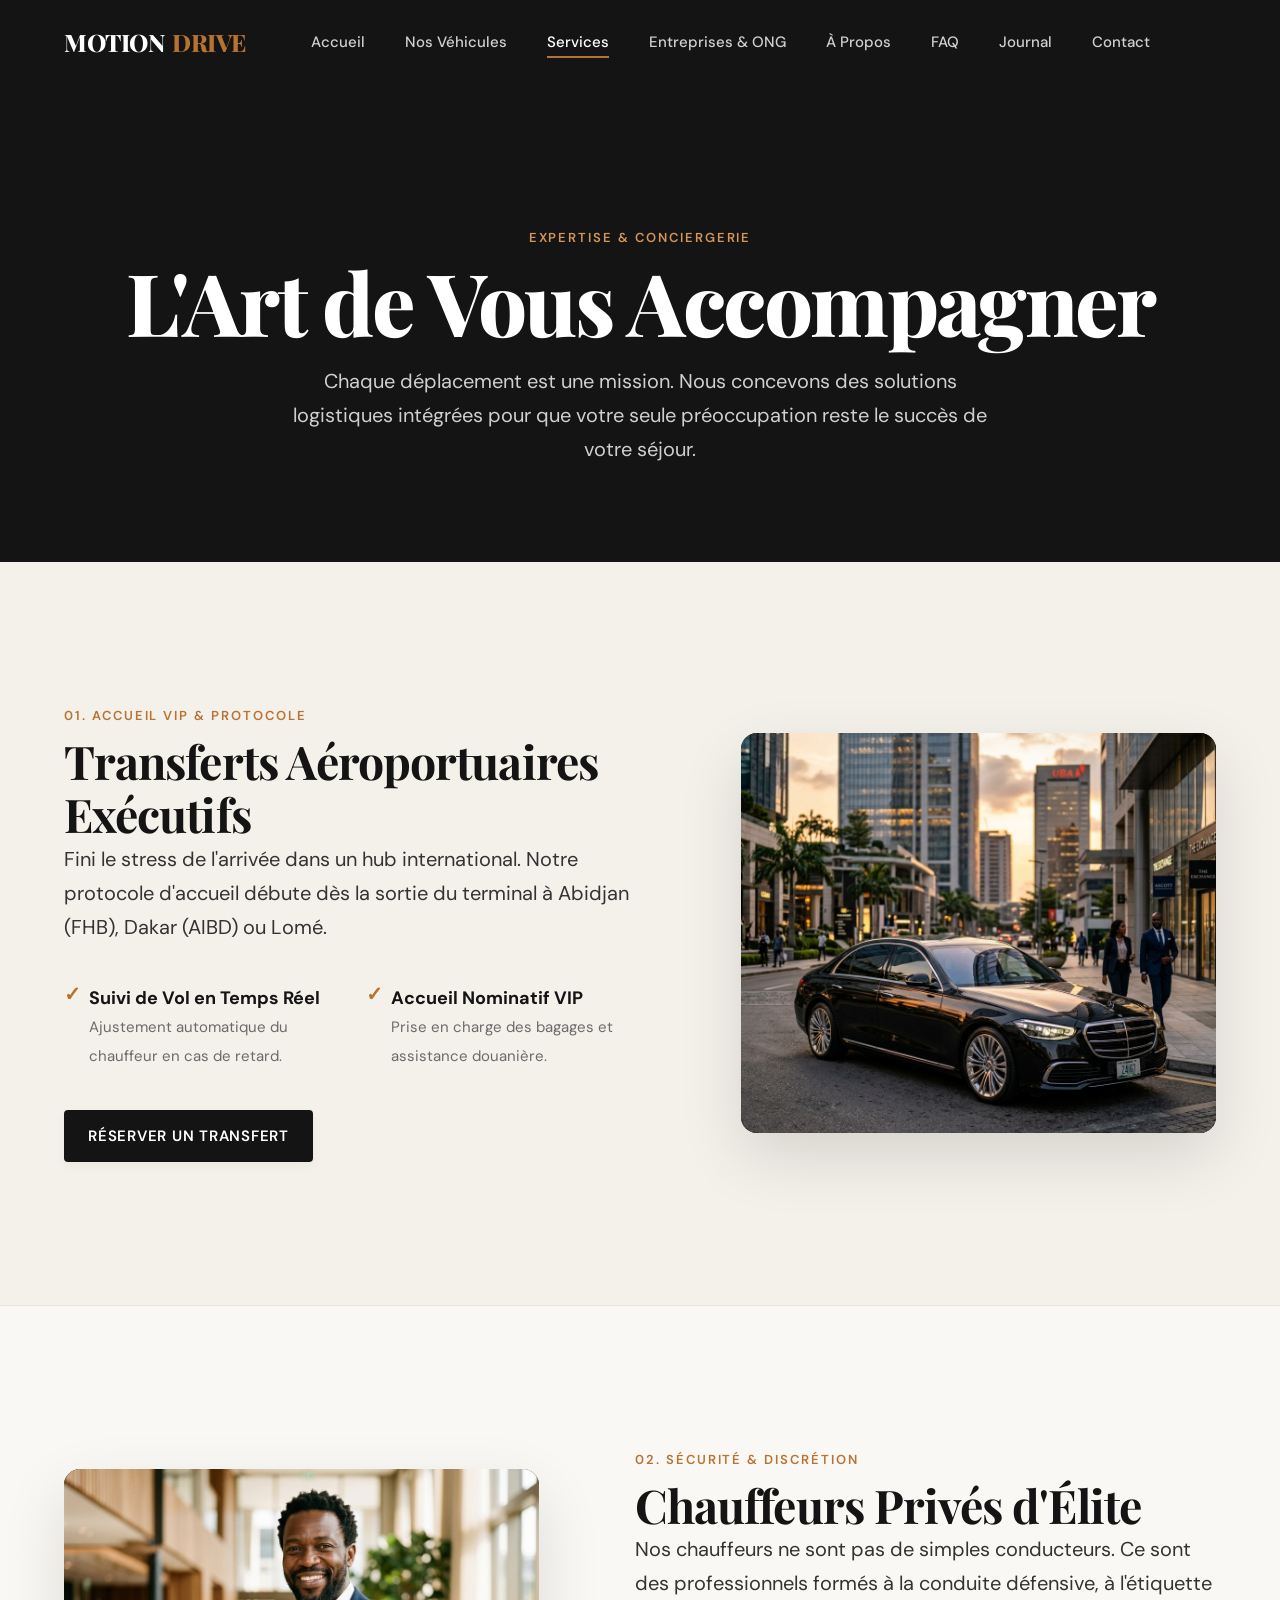
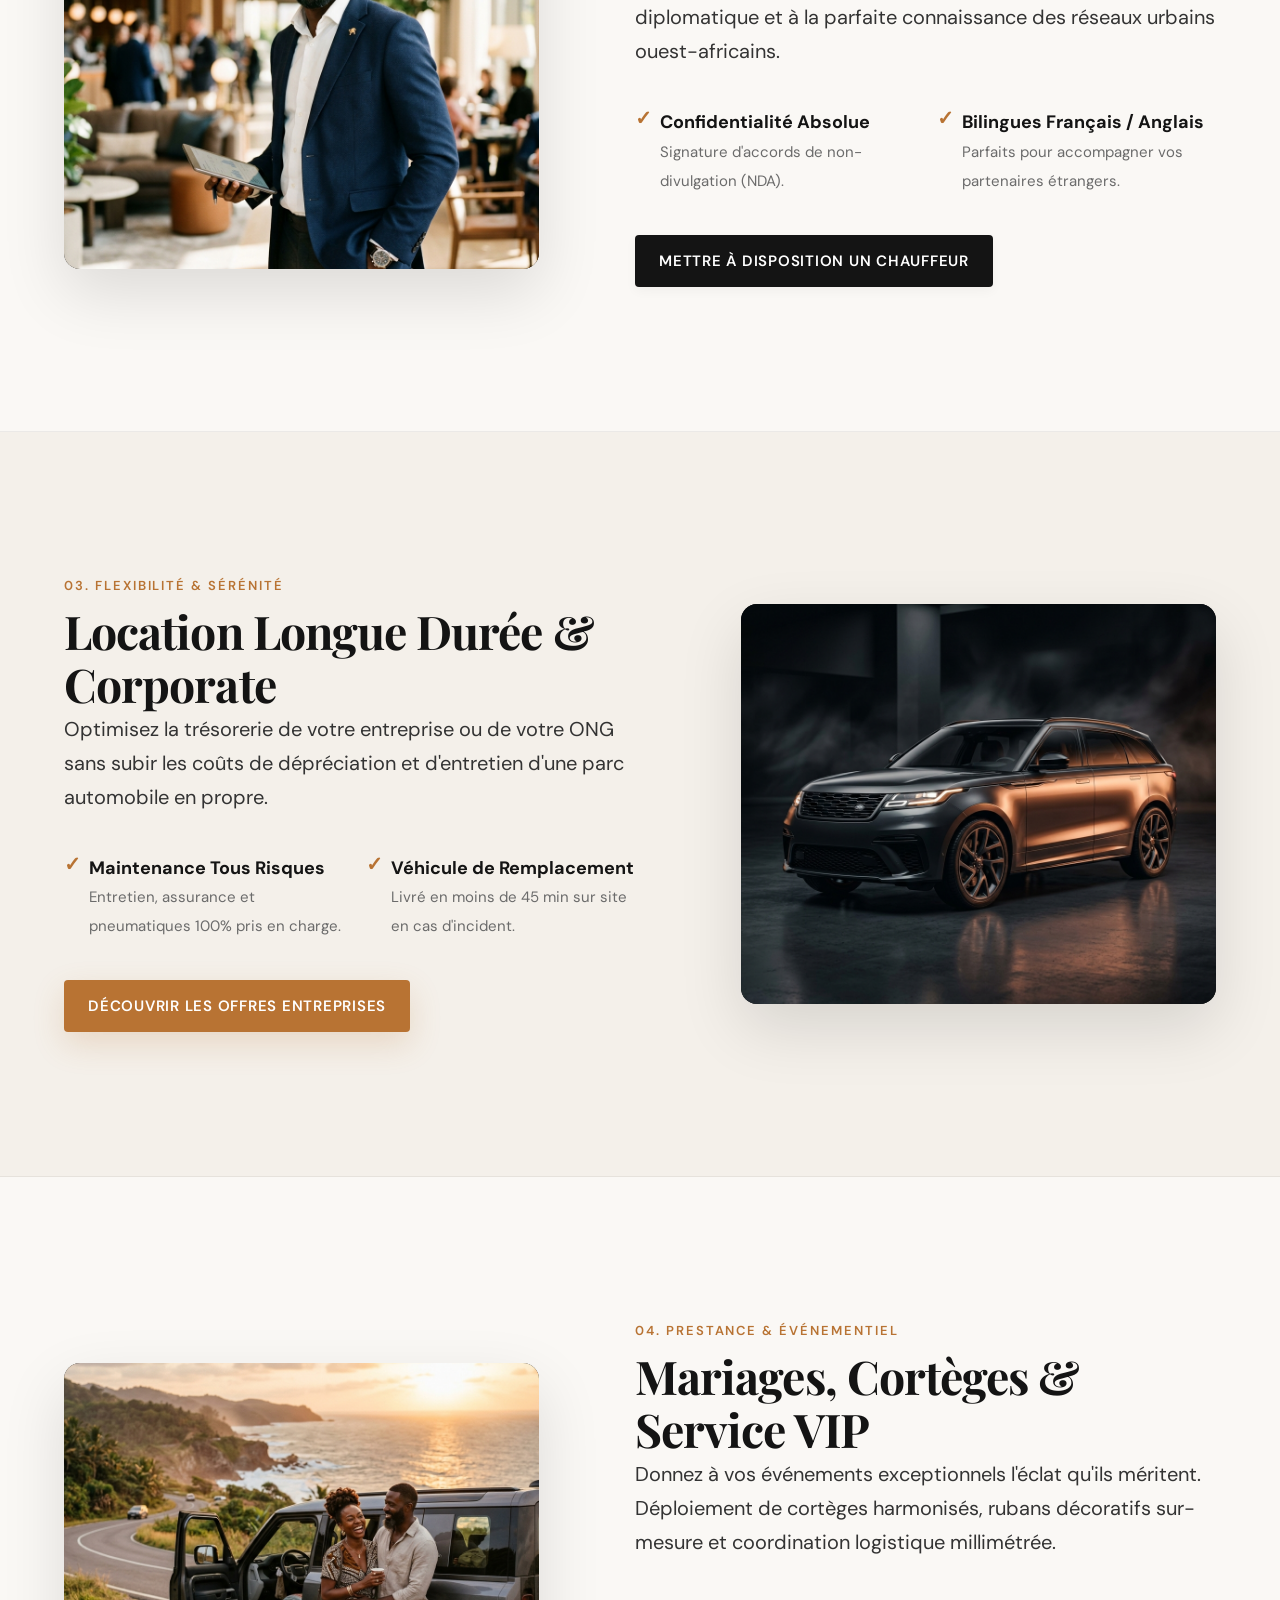
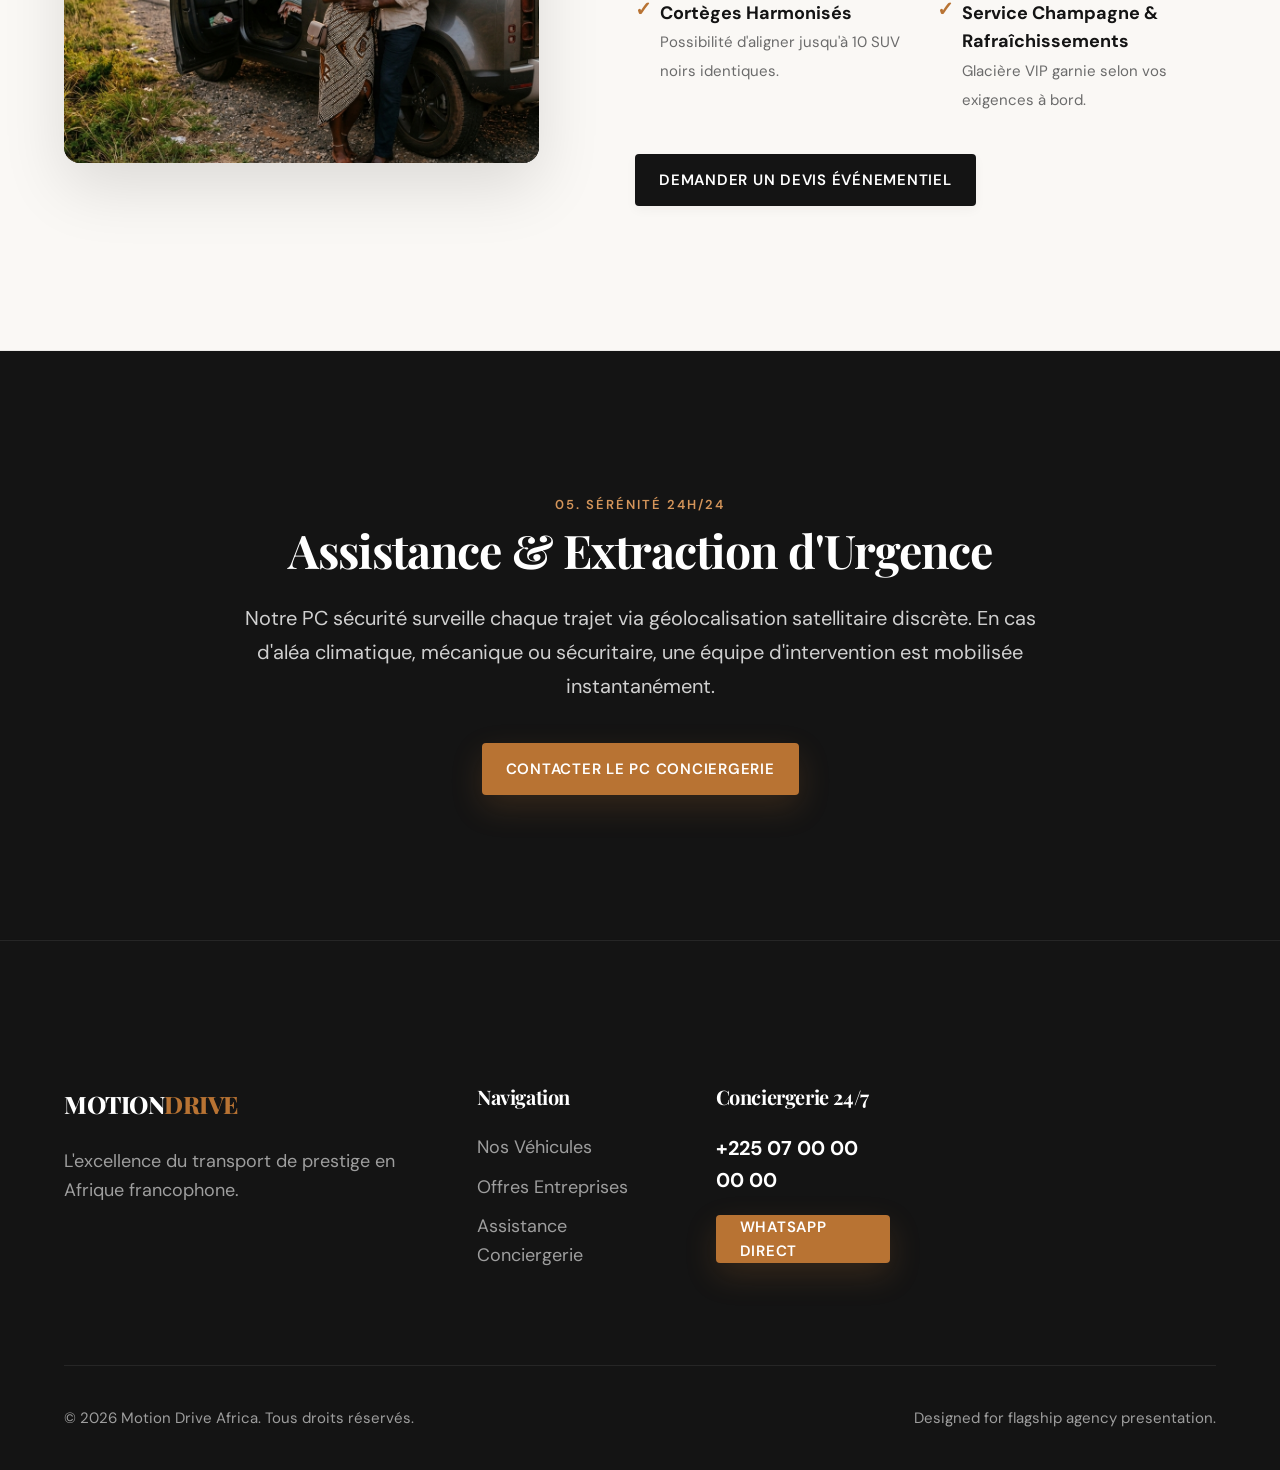
<file: services.html>
﻿<!DOCTYPE html>
<html lang="fr">
<head>
    <meta charset="UTF-8">
    <meta name="viewport" content="width=device-width, initial-scale=1.0">
    <title>Services Exécutifs & Conciergerie — Motion Drive</title>
    <meta name="description" content="Découvrez nos services sur-mesure en Afrique : transferts aéroportuaires VIP, mise à disposition de chauffeurs d'élite, locations longue durée et cortèges officiels.">
    
    <!-- CSS Design System -->
    <link rel="stylesheet" href="./css/reset.css">
    <link rel="stylesheet" href="./css/root.css">
    <link rel="stylesheet" href="./css/typography.css">
    <link rel="stylesheet" href="./css/components.css">
    <link rel="stylesheet" href="./css/animations.css">
    <link rel="stylesheet" href="./css/services.css">
</head>
<body>

    <!-- NAVIGATION -->
    <header class="navbar scrolled">
        <div class="container navbar-inner">
            <a href="index.html" class="logo">MOTION<span>DRIVE</span></a>
            <nav class="nav-links">
                <a href="index.html" class="nav-link">Accueil</a>
                <a href="catalogue.html" class="nav-link">Nos Véhicules</a>
                <a href="services.html" class="nav-link active">Services</a>
                <a href="corporate.html" class="nav-link">Entreprises & ONG</a>
                <a href="about.html" class="nav-link">À Propos</a>
                <a href="faq.html" class="nav-link">FAQ</a>
                <a href="blog.html" class="nav-link">Journal</a>
                <a href="contact.html" class="nav-link">Contact</a>
            </nav>
            <div class="nav-actions" style="display: flex; gap: 12px; align-items: center;">
                <a href="contact.html" class="btn btn-copper" style="display: none; @media(min-width:768px){display:inline-flex;}">Assistance VIP</a>
                <button class="menu-toggle" aria-label="Menu"><span></span><span></span><span></span></button>
            </div>
        </div>
    </header>

    <!-- MOBILE OVERLAY MENU -->
    <div class="mobile-menu">
        <nav class="mobile-nav-links">
            <a href="index.html" class="mobile-nav-link">Accueil</a>
            <a href="catalogue.html" class="mobile-nav-link">Nos Véhicules</a>
            <a href="services.html" class="mobile-nav-link text-copper">Services</a>
            <a href="corporate.html" class="mobile-nav-link">Entreprises & ONG</a>
            <a href="about.html" class="mobile-nav-link">À Propos</a>
            <a href="faq.html" class="mobile-nav-link">FAQ</a>
            <a href="blog.html" class="mobile-nav-link">Journal</a>
            <a href="contact.html" class="mobile-nav-link">Contact</a>
        </nav>
    </div>

    <!-- SERVICES HERO -->
    <section class="service-hero">
        <div class="container reveal">
            <span class="text-caption" style="color: var(--color-copper-light);">Expertise & Conciergerie</span>
            <h1 class="text-display" style="color: white; margin-bottom: var(--space-sm);">L'Art de Vous Accompagner</h1>
            <p class="text-lead" style="color: rgba(255,255,255,0.8); max-width: 700px; margin: 0 auto;">Chaque déplacement est une mission. Nous concevons des solutions logistiques intégrées pour que votre seule préoccupation reste le succès de votre séjour.</p>
        </div>
    </section>

    <!-- SERVICE 1: AIRPORT TRANSFER -->
    <section class="service-section">
        <div class="container">
            <div class="service-grid">
                <div class="service-info reveal">
                    <span class="text-caption">01. Accueil VIP & Protocole</span>
                    <h2>Transferts Aéroportuaires Exécutifs</h2>
                    <p class="text-lead">Fini le stress de l'arrivée dans un hub international. Notre protocole d'accueil débute dès la sortie du terminal à Abidjan (FHB), Dakar (AIBD) ou Lomé.</p>
                    <div class="service-features">
                        <div class="feature-point"><span>✓</span> <div><strong>Suivi de Vol en Temps Réel</strong><br><small style="color: var(--color-stone);">Ajustement automatique du chauffeur en cas de retard.</small></div></div>
                        <div class="feature-point"><span>✓</span> <div><strong>Accueil Nominatif VIP</strong><br><small style="color: var(--color-stone);">Prise en charge des bagages et assistance douanière.</small></div></div>
                    </div>
                    <a href="contact.html?service=Transfert%20Aeroport" class="btn btn-primary">Réserver un Transfert</a>
                </div>
                <div class="service-visual reveal reveal-delay-2">
                    <img src="./assets/images/fleet_sedan.png" alt="Berline attendant devant un terminal aéroportuaire">
                </div>
            </div>
        </div>
    </section>

    <!-- SERVICE 2: PROFESSIONAL DRIVER -->
    <section class="service-section">
        <div class="container">
            <div class="service-grid alt">
                <div class="service-info reveal">
                    <span class="text-caption">02. Sécurité & Discrétion</span>
                    <h2>Chauffeurs Privés d'Élite</h2>
                    <p class="text-lead">Nos chauffeurs ne sont pas de simples conducteurs. Ce sont des professionnels formés à la conduite défensive, à l'étiquette diplomatique et à la parfaite connaissance des réseaux urbains ouest-africains.</p>
                    <div class="service-features">
                        <div class="feature-point"><span>✓</span> <div><strong>Confidentialité Absolue</strong><br><small style="color: var(--color-stone);">Signature d'accords de non-divulgation (NDA).</small></div></div>
                        <div class="feature-point"><span>✓</span> <div><strong>Bilingues Français / Anglais</strong><br><small style="color: var(--color-stone);">Parfaits pour accompagner vos partenaires étrangers.</small></div></div>
                    </div>
                    <a href="contact.html?service=Chauffeur%20Prive" class="btn btn-primary">Mettre à disposition un Chauffeur</a>
                </div>
                <div class="service-visual reveal reveal-delay-2">
                    <img src="./assets/images/testimonial_user1.png" alt="Chauffeur professionnel en costume ouvrant la portière">
                </div>
            </div>
        </div>
    </section>

    <!-- SERVICE 3: LONG TERM & CORPORATE -->
    <section class="service-section">
        <div class="container">
            <div class="service-grid">
                <div class="service-info reveal">
                    <span class="text-caption">03. Flexibilité & Sérénité</span>
                    <h2>Location Longue Durée & Corporate</h2>
                    <p class="text-lead">Optimisez la trésorerie de votre entreprise ou de votre ONG sans subir les coûts de dépréciation et d'entretien d'une parc automobile en propre.</p>
                    <div class="service-features">
                        <div class="feature-point"><span>✓</span> <div><strong>Maintenance Tous Risques</strong><br><small style="color: var(--color-stone);">Entretien, assurance et pneumatiques 100% pris en charge.</small></div></div>
                        <div class="feature-point"><span>✓</span> <div><strong>Véhicule de Remplacement</strong><br><small style="color: var(--color-stone);">Livré en moins de 45 min sur site en cas d'incident.</small></div></div>
                    </div>
                    <a href="corporate.html" class="btn btn-copper">Découvrir les Offres Entreprises</a>
                </div>
                <div class="service-visual reveal reveal-delay-2">
                    <img src="./assets/images/fleet_suv.png" alt="Collection de SUV alignés devant un siège d'entreprise">
                </div>
            </div>
        </div>
    </section>

    <!-- SERVICE 4: WEDDING & VIP -->
    <section class="service-section">
        <div class="container">
            <div class="service-grid alt">
                <div class="service-info reveal">
                    <span class="text-caption">04. Prestance & Événementiel</span>
                    <h2>Mariages, Cortèges & Service VIP</h2>
                    <p class="text-lead">Donnez à vos événements exceptionnels l'éclat qu'ils méritent. Déploiement de cortèges harmonisés, rubans décoratifs sur-mesure et coordination logistique millimétrée.</p>
                    <div class="service-features">
                        <div class="feature-point"><span>✓</span> <div><strong>Cortèges Harmonisés</strong><br><small style="color: var(--color-stone);">Possibilité d'aligner jusqu'à 10 SUV noirs identiques.</small></div></div>
                        <div class="feature-point"><span>✓</span> <div><strong>Service Champagne & Rafraîchissements</strong><br><small style="color: var(--color-stone);">Glacière VIP garnie selon vos exigences à bord.</small></div></div>
                    </div>
                    <a href="contact.html?service=Evenementiel" class="btn btn-primary">Demander un Devis Événementiel</a>
                </div>
                <div class="service-visual reveal reveal-delay-2">
                    <img src="./assets/images/story_couple.png" alt="Couple célébrant un événement de prestige avec Motion Drive">
                </div>
            </div>
        </div>
    </section>

    <!-- SERVICE 5: EMERGENCY ASSISTANCE -->
    <section class="service-section" style="background-color: var(--color-graphite); color: white;">
        <div class="container">
            <div style="max-width: 800px; margin: 0 auto; text-align: center;" class="reveal">
                <span class="text-caption" style="color: var(--color-copper-light);">05. Sérénité 24h/24</span>
                <h2 style="color: white; margin-bottom: var(--space-md);">Assistance & Extraction d'Urgence</h2>
                <p class="text-lead" style="color: rgba(255,255,255,0.8); margin-bottom: var(--space-lg);">Notre PC sécurité surveille chaque trajet via géolocalisation satellitaire discrète. En cas d'aléa climatique, mécanique ou sécuritaire, une équipe d'intervention est mobilisée instantanément.</p>
                <a href="contact.html" class="btn btn-copper">Contacter le PC Conciergerie</a>
            </div>
        </div>
    </section>

    <!-- FOOTER -->
    <footer class="footer">
        <div class="container">
            <div class="footer-grid">
                <div class="footer-col">
                    <a href="index.html" class="logo" style="margin-bottom: var(--space-md); display: inline-block;">MOTION<span>DRIVE</span></a>
                    <p style="color: var(--color-stone-light);">L'excellence du transport de prestige en Afrique francophone.</p>
                </div>
                <div class="footer-col">
                    <h4>Navigation</h4>
                    <div class="footer-links">
                        <a href="catalogue.html">Nos Véhicules</a>
                        <a href="corporate.html">Offres Entreprises</a>
                        <a href="contact.html">Assistance Conciergerie</a>
                    </div>
                </div>
                <div class="footer-col">
                    <h4>Conciergerie 24/7</h4>
                    <div style="font-size: var(--text-lg); font-weight: 700; color: white; margin: var(--space-xs) 0 var(--space-sm);">+225 07 00 00 00 00</div>
                    <a href="https://wa.me/2250700000000" target="_blank" class="btn btn-copper" style="min-height: 44px;">WhatsApp Direct</a>
                </div>
            </div>
            <div class="footer-bottom">
                <div>&copy; 2026 Motion Drive Africa. Tous droits réservés.</div>
                <div>Designed for flagship agency presentation.</div>
            </div>
        </div>
    </footer>

    <script src="./js/main.js"></script>
    <script src="./js/animations.js"></script>
</body>
</html>
</file>
<file: css/root.css>
/* ==========================================================================
   MOTION DRIVE - DESIGN TOKENS & CORE VARIABLES
   Flagship Digital Experience for Premium Car Rental
   ========================================================================== */

@import url('https://fonts.googleapis.com/css2?family=DM+Sans:ital,opsz,wght@0,9..40,100..1000;1,9..40,100..1000&family=Playfair+Display:ital,wght@0,400..900;1,400..900&display=swap');

:root {
    /* Color Palette - Luxury African Realism */
    --color-graphite: #141414;
    --color-graphite-mid: #222222;
    --color-graphite-light: #333333;
    --color-stone: #6b6b6b;
    --color-stone-light: #9e9e9e;
    --color-warm-white: #faf8f5;
    --color-cream: #f4f0ea;
    --color-white: #ffffff;
    
    /* Copper Accents */
    --color-copper: #b87333;
    --color-copper-light: #d4955a;
    --color-copper-dark: #8c5523;
    --color-copper-pale: rgba(184, 115, 51, 0.08);

    /* Typography */
    --font-display: 'Playfair Display', Georgia, serif;
    --font-body: 'DM Sans', -apple-system, BlinkMacSystemFont, sans-serif;

    /* Responsive Typography Scale - Mobile First Fluid Sizing */
    --text-xs: clamp(0.75rem, 0.7rem + 0.25vw, 0.8125rem);
    --text-sm: clamp(0.875rem, 0.8rem + 0.35vw, 0.9375rem);
    --text-base: clamp(1rem, 0.95rem + 0.25vw, 1.125rem);
    --text-lg: clamp(1.125rem, 1.05rem + 0.35vw, 1.25rem);
    --text-xl: clamp(1.25rem, 1.15rem + 0.5vw, 1.5rem);
    --text-2xl: clamp(1.5rem, 1.35rem + 0.75vw, 2rem);
    --text-3xl: clamp(2rem, 1.7rem + 1.5vw, 3rem);
    --text-4xl: clamp(2.5rem, 2rem + 2.5vw, 4.5rem);
    --text-display: clamp(3rem, 2.2rem + 4vw, 6.5rem);

    /* Spacing Scale */
    --space-2xs: 0.25rem;
    --space-xs: 0.5rem;
    --space-sm: 1rem;
    --space-md: 1.5rem;
    --space-lg: 2.5rem;
    --space-xl: 4rem;
    --space-2xl: 6rem;
    --space-3xl: 9rem;

    /* Layout */
    --container-max: 1400px;
    --container-padding: clamp(1.25rem, 5vw, 4rem);
    --header-height: 84px;

    /* Shadows - Natural & Soft */
    --shadow-sm: 0 4px 12px rgba(0, 0, 0, 0.04);
    --shadow-md: 0 12px 32px rgba(0, 0, 0, 0.08);
    --shadow-lg: 0 24px 64px rgba(0, 0, 0, 0.12);
    --shadow-copper: 0 12px 32px rgba(184, 115, 51, 0.2);

    /* Borders & Radii */
    --radius-sm: 4px;
    --radius-md: 8px;
    --radius-lg: 16px;
    --border-light: 1px solid rgba(0, 0, 0, 0.08);
    --border-dark: 1px solid rgba(255, 255, 255, 0.12);

    /* Transitions */
    --transition-fast: 0.2s cubic-bezier(0.16, 1, 0.3, 1);
    --transition-smooth: 0.6s cubic-bezier(0.16, 1, 0.3, 1);
    --transition-slow: 1s cubic-bezier(0.16, 1, 0.3, 1);
}
</file>
<file: css/typography.css>
/* ==========================================================================
   TYPOGRAPHY HIERARCHY
   ========================================================================== */

h1, h2, h3, h4, h5, h6 {
    font-family: var(--font-display);
    font-weight: 700;
    line-height: 1.15;
    color: var(--color-graphite);
    letter-spacing: -0.02em;
}

.text-display {
    font-size: var(--text-display);
    font-weight: 800;
    line-height: 1.05;
    letter-spacing: -0.03em;
}

h1 { font-size: var(--text-4xl); }
h2 { font-size: var(--text-3xl); }
h3 { font-size: var(--text-2xl); }
h4 { font-size: var(--text-xl); }
h5 { font-size: var(--text-lg); font-family: var(--font-body); font-weight: 600; }
h6 { font-size: var(--text-base); font-family: var(--font-body); font-weight: 600; text-transform: uppercase; letter-spacing: 0.05em; }

p {
    color: var(--color-stone);
    margin-bottom: var(--space-sm);
}

.text-lead {
    font-size: var(--text-lg);
    line-height: 1.7;
    color: var(--color-graphite-light);
    font-weight: 400;
}

.text-caption {
    font-size: var(--text-xs);
    text-transform: uppercase;
    letter-spacing: 0.15em;
    color: var(--color-copper);
    font-weight: 600;
    display: block;
    margin-bottom: var(--space-xs);
}

.text-italic {
    font-style: italic;
    font-family: var(--font-display);
    font-weight: 400;
}

/* Copper highlighting text */
.text-copper {
    color: var(--color-copper);
}
</file>
<file: css/components.css>
/* ==========================================================================
   REUSABLE COMPONENTS & UTILITIES
   ========================================================================== */

.container {
    width: 100%;
    max-width: var(--container-max);
    margin: 0 auto;
    padding: 0 var(--container-padding);
}

/* BUTTONS */
.btn {
    display: inline-flex;
    align-items: center;
    justify-content: center;
    gap: var(--space-xs);
    min-height: 52px;
    padding: 0 var(--space-md);
    font-size: var(--text-sm);
    font-weight: 600;
    letter-spacing: 0.05em;
    text-transform: uppercase;
    border-radius: var(--radius-sm);
    transition: var(--transition-fast);
    cursor: pointer;
    position: relative;
    overflow: hidden;
}

.btn-primary {
    background-color: var(--color-graphite);
    color: var(--color-white);
    box-shadow: var(--shadow-sm);
}

.btn-primary:hover {
    background-color: var(--color-copper);
    color: var(--color-white);
    box-shadow: var(--shadow-copper);
    transform: translateY(-2px);
}

.btn-copper {
    background-color: var(--color-copper);
    color: var(--color-white);
    box-shadow: var(--shadow-copper);
}

.btn-copper:hover {
    background-color: var(--color-copper-light);
    transform: translateY(-2px);
}

.btn-outline {
    border: 1px solid var(--color-graphite);
    color: var(--color-graphite);
}

.btn-outline:hover {
    background-color: var(--color-graphite);
    color: var(--color-white);
}

.btn-outline-white {
    border: 1px solid rgba(255, 255, 255, 0.4);
    color: var(--color-white);
}

.btn-outline-white:hover {
    background-color: var(--color-white);
    color: var(--color-graphite);
}

/* NAVIGATION */
.navbar {
    position: fixed;
    top: 0;
    left: 0;
    width: 100%;
    height: var(--header-height);
    z-index: 1000;
    transition: var(--transition-smooth);
    display: flex;
    align-items: center;
}

.navbar.scrolled {
    background-color: rgba(26, 26, 26, 0.92);
    backdrop-filter: blur(12px);
    border-bottom: 1px solid rgba(255, 255, 255, 0.08);
}

.navbar-inner {
    display: flex;
    align-items: center;
    justify-content: space-between;
    width: 100%;
}

.logo {
    font-family: var(--font-display);
    font-size: var(--text-xl);
    font-weight: 800;
    color: var(--color-white);
    letter-spacing: -0.02em;
    display: flex;
    align-items: center;
    gap: 8px;
}

.logo span {
    color: var(--color-copper);
}

.nav-links {
    display: none;
}

@media (min-width: 1024px) {
    .nav-links {
        display: flex;
        align-items: center;
        gap: var(--space-lg);
    }
    
    .nav-link {
        color: rgba(255, 255, 255, 0.8);
        font-size: var(--text-sm);
        font-weight: 500;
        transition: var(--transition-fast);
        position: relative;
    }
    
    .nav-link:hover, .nav-link.active {
        color: var(--color-white);
    }
    
    .nav-link::after {
        content: '';
        position: absolute;
        bottom: -4px;
        left: 0;
        width: 0;
        height: 2px;
        background-color: var(--color-copper);
        transition: var(--transition-fast);
    }
    
    .nav-link:hover::after, .nav-link.active::after {
        width: 100%;
    }
}

/* Mobile Menu Button */
.menu-toggle {
    display: flex;
    flex-direction: column;
    justify-content: space-between;
    width: 32px;
    height: 20px;
    z-index: 1001;
    min-height: 44px;
    align-items: center;
    justify-content: center;
    gap: 6px;
}

.menu-toggle span {
    width: 24px;
    height: 2px;
    background-color: var(--color-white);
    transition: var(--transition-fast);
}

@media (min-width: 1024px) {
    .menu-toggle {
        display: none;
    }
}

/* Mobile Overlay Menu */
.mobile-menu {
    position: fixed;
    top: 0;
    left: 0;
    width: 100%;
    height: 100vh;
    background-color: var(--color-graphite);
    z-index: 999;
    display: flex;
    flex-direction: column;
    justify-content: center;
    padding: var(--container-padding);
    opacity: 0;
    pointer-events: none;
    transition: var(--transition-smooth);
    transform: translateY(-20px);
}

.mobile-menu.active {
    opacity: 1;
    pointer-events: all;
    transform: translateY(0);
}

.mobile-nav-links {
    display: flex;
    flex-direction: column;
    gap: var(--space-md);
    text-align: center;
}

.mobile-nav-link {
    font-family: var(--font-display);
    font-size: var(--text-2xl);
    color: var(--color-white);
    font-weight: 600;
}

/* CARDS */
.card {
    background-color: var(--color-white);
    border-radius: var(--radius-md);
    overflow: hidden;
    box-shadow: var(--shadow-sm);
    transition: var(--transition-smooth);
}

.card:hover {
    box-shadow: var(--shadow-lg);
    transform: translateY(-6px);
}

/* BADGES */
.badge {
    display: inline-block;
    padding: 4px 12px;
    background-color: var(--color-copper-pale);
    color: var(--color-copper-dark);
    font-size: var(--text-xs);
    font-weight: 600;
    border-radius: 20px;
    text-transform: uppercase;
    letter-spacing: 0.05em;
}

/* FOOTER */
.footer {
    background-color: var(--color-graphite);
    color: var(--color-white);
    padding: var(--space-3xl) 0 var(--space-lg);
    border-top: 1px solid rgba(255, 255, 255, 0.08);
}

.footer-grid {
    display: grid;
    grid-template-columns: 1fr;
    gap: var(--space-xl);
    margin-bottom: var(--space-2xl);
}

@media (min-width: 768px) {
    .footer-grid {
        grid-template-columns: repeat(2, 1fr);
    }
}

@media (min-width: 1024px) {
    .footer-grid {
        grid-template-columns: 2fr 1fr 1fr 1.5fr;
    }
}

.footer-col h4 {
    color: var(--color-white);
    font-size: var(--text-lg);
    margin-bottom: var(--space-md);
}

.footer-links {
    display: flex;
    flex-direction: column;
    gap: var(--space-xs);
}

.footer-links a {
    color: var(--color-stone-light);
    transition: var(--transition-fast);
    min-height: 32px;
    display: flex;
    align-items: center;
}

.footer-links a:hover {
    color: var(--color-copper);
    transform: translateX(4px);
}

.footer-bottom {
    padding-top: var(--space-lg);
    border-top: 1px solid rgba(255, 255, 255, 0.08);
    display: flex;
    flex-direction: column;
    gap: var(--space-sm);
    align-items: center;
    text-align: center;
    color: var(--color-stone-light);
    font-size: var(--text-sm);
}

@media (min-width: 768px) {
    .footer-bottom {
        flex-direction: row;
        justify-content: space-between;
        text-align: left;
    }
}

/* STICKY MOBILE BOOKING CTA */
.sticky-mobile-cta {
    position: fixed;
    bottom: 0;
    left: 0;
    width: 100%;
    background-color: var(--color-graphite);
    padding: var(--space-sm) var(--container-padding);
    box-shadow: 0 -4px 20px rgba(0, 0, 0, 0.2);
    z-index: 900;
    display: flex;
    align-items: center;
    justify-content: space-between;
}

@media (min-width: 768px) {
    .sticky-mobile-cta {
        display: none;
    }
}

/* UNIVERSAL MODAL SYSTEM */
.modal-overlay {
    position: fixed;
    top: 0;
    left: 0;
    width: 100%;
    height: 100%;
    background-color: rgba(0,0,0,0.8);
    backdrop-filter: blur(8px);
    z-index: 9999;
    display: flex;
    align-items: center;
    justify-content: center;
    padding: var(--container-padding);
    opacity: 0;
    pointer-events: none;
    transition: var(--transition-fast);
}

.modal-overlay.active {
    opacity: 1;
    pointer-events: all;
}

.modal-overlay.active .modal-content {
    transform: translateY(0) scale(1);
    opacity: 1;
}

.modal-content {
    background-color: var(--color-white);
    border-radius: var(--radius-lg);
    max-width: 900px;
    width: 100%;
    max-height: 90vh;
    overflow-y: auto;
    padding: var(--space-xl);
    position: relative;
    transform: translateY(20px) scale(0.95);
    opacity: 0;
    transition: transform 0.4s cubic-bezier(0.16, 1, 0.3, 1), opacity 0.4s ease;
    box-shadow: 0 25px 50px -12px rgba(0, 0, 0, 0.25);
}

.booking-modal-content {
    max-width: 750px;
    border: 1px solid rgba(184, 115, 51, 0.2);
}

.selected-car-recap {
    display: flex;
    justify-content: space-between;
    align-items: center;
    background: var(--color-warm-white);
    padding: 12px 18px;
    border-radius: 8px;
    margin-top: 12px;
    border-left: 4px solid var(--color-copper);
}

.close-modal {
    position: absolute;
    top: var(--space-md);
    right: var(--space-md);
    font-size: 28px;
    cursor: pointer;
    background: var(--color-warm-white);
    border: none;
    width: 40px;
    height: 40px;
    border-radius: 50%;
    display: flex;
    align-items: center;
    justify-content: center;
    transition: var(--transition-fast);
}

.close-modal:hover {
    background: var(--color-graphite);
    color: white;
}

@media (max-width: 640px) {
    .modal-content {
        padding: var(--space-md);
        max-height: 95vh;
    }
    .booking-form div[style*="grid-template-columns"] {
        grid-template-columns: 1fr !important;
    }
    .selected-car-recap {
        flex-direction: column;
        align-items: flex-start;
        gap: 4px;
    }
}
</file>
<file: css/animations.css>
/* ==========================================================================
   ANIMATIONS & MICRO-INTERACTIONS
   ========================================================================== */

/* Keyframes */
@keyframes fadeIn {
    from { opacity: 0; }
    to { opacity: 1; }
}

@keyframes fadeUp {
    from {
        opacity: 0;
        transform: translateY(30px);
    }
    to {
        opacity: 1;
        transform: translateY(0);
    }
}

@keyframes pulseCopper {
    0% { box-shadow: 0 0 0 0 rgba(184, 115, 51, 0.4); }
    70% { box-shadow: 0 0 0 15px rgba(184, 115, 51, 0); }
    100% { box-shadow: 0 0 0 0 rgba(184, 115, 51, 0); }
}

@keyframes floatSlow {
    0%, 100% { transform: translateY(0); }
    50% { transform: translateY(-10px); }
}

/* Scroll Reveal Classes */
.reveal {
    opacity: 0;
    transform: translateY(40px);
    transition: opacity 0.8s cubic-bezier(0.16, 1, 0.3, 1), transform 0.8s cubic-bezier(0.16, 1, 0.3, 1);
    will-change: opacity, transform;
}

.reveal.active {
    opacity: 1;
    transform: translateY(0);
}

.reveal-delay-1 { transition-delay: 0.15s; }
.reveal-delay-2 { transition-delay: 0.3s; }
.reveal-delay-3 { transition-delay: 0.45s; }
.reveal-delay-4 { transition-delay: 0.6s; }

/* Micro-interactions */
.hover-scale {
    transition: transform var(--transition-smooth);
}

.hover-scale:hover {
    transform: scale(1.03);
}

.hover-glow:hover {
    animation: pulseCopper 1.5s infinite;
}

/* Image Zoom on Card Hover */
.img-zoom-container {
    overflow: hidden;
}

.img-zoom-container img {
    transition: transform 0.8s cubic-bezier(0.16, 1, 0.3, 1);
}

.card:hover .img-zoom-container img {
    transform: scale(1.08);
}
</file>
<file: css/home.css>
/* ==========================================================================
   HOMEPAGE SPECIFIC STYLES
   ========================================================================== */

/* HERO SECTION */
.hero {
    position: relative;
    min-height: 100vh;
    display: flex;
    align-items: center;
    padding-top: var(--header-height);
    padding-bottom: var(--space-3xl);
    background-color: var(--color-graphite);
    color: var(--color-white);
    overflow: hidden;
}

.hero-bg {
    position: absolute;
    top: 0;
    left: 0;
    width: 100%;
    height: 100%;
    z-index: 1;
}

.hero-bg img {
    width: 100%;
    height: 100%;
    object-fit: cover;
    object-position: center;
    opacity: 0.45;
}

.hero-overlay {
    position: absolute;
    top: 0;
    left: 0;
    width: 100%;
    height: 100%;
    background: linear-gradient(180deg, rgba(20,20,20,0.7) 0%, rgba(20,20,20,0.3) 50%, rgba(20,20,20,0.95) 100%);
    z-index: 2;
}

.hero-centered {
    display: flex;
    flex-direction: column;
    justify-content: center;
    align-items: center;
    text-align: center;
    padding-top: calc(var(--header-height) + var(--space-2xl));
    padding-bottom: var(--space-3xl);
}

.hero-content-centered {
    position: relative;
    z-index: 3;
    max-width: 900px;
    margin: 0 auto var(--space-lg);
}

.hero-title-centered {
    color: var(--color-white);
    margin-bottom: var(--space-md);
    text-shadow: 0 4px 24px rgba(0,0,0,0.6);
    font-size: clamp(2.2rem, 5vw, 4.2rem);
    line-height: 1.15;
}

.hero-subtitle-centered {
    font-size: clamp(1.05rem, 2vw, 1.35rem);
    color: rgba(255, 255, 255, 0.9);
    max-width: 750px;
    margin: 0 auto;
    font-weight: 400;
    line-height: 1.6;
}

/* FILTER TABS ABOVE SEARCH PILL */
.hero-filter-tabs {
    position: relative;
    z-index: 4;
    display: flex;
    flex-wrap: wrap;
    justify-content: center;
    gap: 10px;
    margin-bottom: 16px;
}

.hero-filter-tab {
    background: rgba(0, 0, 0, 0.4);
    backdrop-filter: blur(8px);
    border: 1px solid rgba(255, 255, 255, 0.2);
    color: var(--color-white);
    padding: 8px 20px;
    border-radius: 30px;
    font-size: var(--text-sm);
    font-weight: 600;
    cursor: pointer;
    transition: var(--transition-fast);
}

.hero-filter-tab:hover, .hero-filter-tab.active {
    background: var(--color-copper);
    border-color: var(--color-copper);
    color: white;
    transform: translateY(-2px);
}

/* ROUNDED PILL SEARCH MODULE */
.search-module-pill {
    position: relative;
    z-index: 4;
    background-color: var(--color-white);
    border-radius: 60px;
    padding: 10px 14px 10px 24px;
    box-shadow: 0 25px 60px rgba(0, 0, 0, 0.4);
    max-width: 1150px;
    width: 100%;
    margin: 0 auto var(--space-2xl);
    color: var(--color-graphite);
}

.search-form-pill {
    display: flex;
    align-items: center;
    justify-content: space-between;
    gap: 10px;
}

.pill-group {
    display: flex;
    flex-direction: column;
    text-align: left;
    flex: 1;
    min-width: 0;
}

.pill-group label {
    font-size: 11px;
    font-weight: 800;
    text-transform: uppercase;
    letter-spacing: 0.05em;
    color: var(--color-graphite);
    margin-bottom: 2px;
}

.pill-control {
    border: none;
    background: transparent;
    font-size: var(--text-sm);
    font-weight: 500;
    color: var(--color-stone);
    width: 100%;
    outline: none;
    cursor: pointer;
    padding: 2px 0;
}

.pill-divider {
    width: 1px;
    height: 36px;
    background-color: rgba(0, 0, 0, 0.1);
}

.pill-action {
    flex-shrink: 0;
}

.btn-pill-search {
    width: 52px;
    height: 52px;
    border-radius: 50%;
    background-color: var(--color-copper);
    color: white;
    border: none;
    display: flex;
    align-items: center;
    justify-content: center;
    cursor: pointer;
    transition: var(--transition-smooth);
    box-shadow: 0 8px 20px rgba(184, 115, 51, 0.4);
}

.btn-pill-search:hover {
    background-color: #a06028;
    transform: scale(1.06);
}

@media (max-width: 1024px) {
    .search-module-pill {
        border-radius: 24px;
        padding: 20px;
    }
    .search-form-pill {
        flex-direction: column;
        align-items: stretch;
        gap: 14px;
    }
    .pill-divider {
        width: 100%;
        height: 1px;
    }
    .btn-pill-search {
        width: 100%;
        border-radius: 14px;
        height: 50px;
        gap: 8px;
    }
    .btn-pill-search::after {
        content: "Rechercher un véhicule";
        font-weight: 700;
        font-size: var(--text-base);
    }
}

/* CIRCULAR VEHICLE CATEGORY ICONS */
.hero-categories {
    position: relative;
    z-index: 4;
    display: flex;
    flex-wrap: wrap;
    justify-content: center;
    gap: clamp(16px, 4vw, 36px);
    margin-top: var(--space-md);
}

.category-icon-item {
    display: flex;
    flex-direction: column;
    align-items: center;
    gap: 8px;
    color: var(--color-white);
    text-decoration: none;
    transition: var(--transition-smooth);
}

.category-icon-circle {
    width: 72px;
    height: 72px;
    border-radius: 50%;
    background: rgba(20, 20, 20, 0.6);
    backdrop-filter: blur(10px);
    border: 2px solid rgba(255, 255, 255, 0.3);
    display: flex;
    align-items: center;
    justify-content: center;
    padding: 14px;
    color: white;
    transition: var(--transition-smooth);
    box-shadow: 0 10px 25px rgba(0,0,0,0.3);
}

.category-icon-circle svg {
    width: 100%;
    height: auto;
    transition: transform 0.4s ease;
}

.category-icon-item:hover .category-icon-circle {
    background: var(--color-copper);
    border-color: var(--color-copper);
    transform: translateY(-5px);
    box-shadow: 0 15px 30px rgba(184, 115, 51, 0.5);
}

.category-icon-item:hover .category-icon-circle svg {
    transform: scale(1.1);
}

.category-icon-item span {
    font-size: var(--text-sm);
    font-weight: 700;
    letter-spacing: 0.05em;
    text-shadow: 0 2px 8px rgba(0,0,0,0.8);
}

/* TRUST INDICATORS */
.trust-bar {
    padding: var(--space-2xl) 0;
    background-color: var(--color-warm-white);
    border-bottom: 1px solid rgba(0, 0, 0, 0.06);
}

.trust-grid {
    display: grid;
    grid-template-columns: repeat(2, 1fr);
    gap: var(--space-lg);
    text-align: center;
}

@media (min-width: 1024px) {
    .trust-grid {
        grid-template-columns: repeat(4, 1fr);
    }
}

.trust-number {
    font-family: var(--font-display);
    font-size: var(--text-4xl);
    font-weight: 800;
    color: var(--color-graphite);
    margin-bottom: var(--space-2xs);
}

.trust-number span {
    color: var(--color-copper);
}

.trust-label {
    font-size: var(--text-sm);
    color: var(--color-stone);
    font-weight: 500;
}

/* FLEET PREVIEW SECTION */
.section-fleet {
    padding: var(--space-3xl) 0;
    background-color: var(--color-warm-white);
}

.section-header {
    max-width: 650px;
    margin-bottom: var(--space-2xl);
}

.fleet-grid {
    display: grid;
    grid-template-columns: 1fr;
    gap: var(--space-xl);
}

@media (min-width: 1024px) {
    .fleet-grid {
        grid-template-columns: repeat(2, 1fr);
    }
}

.fleet-card {
    display: flex;
    flex-direction: column;
    background-color: var(--color-white);
    border-radius: var(--radius-lg);
    overflow: hidden;
    box-shadow: var(--shadow-sm);
    transition: var(--transition-smooth);
}

.fleet-card:hover {
    box-shadow: var(--shadow-lg);
    transform: translateY(-8px);
}

.fleet-img {
    height: 320px;
    background-color: var(--color-graphite);
    position: relative;
    overflow: hidden;
}

.fleet-img img {
    width: 100%;
    height: 100%;
    object-fit: cover;
    transition: transform 0.8s cubic-bezier(0.16, 1, 0.3, 1);
}

.fleet-card:hover .fleet-img img {
    transform: scale(1.06);
}

.fleet-details {
    padding: var(--space-lg);
    display: flex;
    flex-direction: column;
    flex-grow: 1;
}

.fleet-specs {
    display: flex;
    flex-wrap: wrap;
    gap: var(--space-md);
    margin: var(--space-md) 0;
    padding: var(--space-sm) 0;
    border-top: var(--border-light);
    border-bottom: var(--border-light);
    color: var(--color-stone);
    font-size: var(--text-sm);
}

/* EDITORIAL WHY US SECTION */
.section-editorial {
    padding: var(--space-3xl) 0;
    background-color: var(--color-graphite);
    color: var(--color-white);
}

.editorial-grid {
    display: grid;
    grid-template-columns: 1fr;
    gap: var(--space-2xl);
    align-items: center;
}

@media (min-width: 1024px) {
    .editorial-grid {
        grid-template-columns: 1.1fr 0.9fr;
    }
}

.editorial-grid.reverse {
    direction: ltr;
}

@media (min-width: 1024px) {
    .editorial-grid.reverse {
        grid-template-columns: 0.9fr 1.1fr;
    }
    .editorial-grid.reverse .editorial-text {
        order: 1;
    }
    .editorial-grid.reverse .editorial-img {
        order: 2;
    }
}

.editorial-title {
    color: var(--color-white);
    margin-bottom: var(--space-md);
}

.editorial-list {
    display: flex;
    flex-direction: column;
    gap: var(--space-md);
    margin: var(--space-lg) 0;
}

.editorial-item {
    display: flex;
    gap: var(--space-md);
    align-items: flex-start;
}

.editorial-number {
    font-family: var(--font-display);
    font-size: var(--text-2xl);
    color: var(--color-copper);
    font-weight: 700;
    line-height: 1;
}

/* DESTINATIONS SECTION */
.section-destinations {
    padding: var(--space-3xl) 0;
    background-color: var(--color-cream);
}

.dest-grid {
    display: grid;
    grid-template-columns: 1fr;
    gap: var(--space-lg);
}

@media (min-width: 768px) {
    .dest-grid {
        grid-template-columns: repeat(3, 1fr);
    }
}

.dest-card {
    position: relative;
    height: 440px;
    border-radius: var(--radius-lg);
    overflow: hidden;
    color: var(--color-white);
    display: flex;
    align-items: flex-end;
    padding: var(--space-lg);
}

.dest-card img {
    position: absolute;
    top: 0;
    left: 0;
    width: 100%;
    height: 100%;
    object-fit: cover;
    z-index: 1;
    transition: transform 0.8s cubic-bezier(0.16, 1, 0.3, 1);
}

.dest-card:hover img {
    transform: scale(1.08);
}

.dest-overlay {
    position: absolute;
    top: 0;
    left: 0;
    width: 100%;
    height: 100%;
    background: linear-gradient(0deg, rgba(20,20,20,0.85) 0%, rgba(20,20,20,0.2) 60%, rgba(20,20,20,0) 100%);
    z-index: 2;
}

.dest-content {
    position: relative;
    z-index: 3;
}

/* TESTIMONIALS SECTION */
.section-testimonials {
    padding: var(--space-3xl) 0;
    background-color: var(--color-warm-white);
}

.testi-card {
    background-color: var(--color-white);
    padding: var(--space-2xl);
    border-radius: var(--radius-lg);
    box-shadow: var(--shadow-md);
    display: grid;
    grid-template-columns: 1fr;
    gap: var(--space-xl);
    align-items: center;
}

@media (min-width: 1024px) {
    .testi-card {
        grid-template-columns: 350px 1fr;
    }
}

.testi-img {
    height: 350px;
    border-radius: var(--radius-md);
    overflow: hidden;
}

.testi-img img {
    width: 100%;
    height: 100%;
    object-fit: cover;
}

.quote-icon {
    font-size: var(--text-4xl);
    color: var(--color-copper);
    font-family: var(--font-display);
    line-height: 1;
    margin-bottom: var(--space-sm);
}

/* FAQ ACCORDION */
.accordion {
    max-width: 900px;
    margin: 0 auto;
    display: flex;
    flex-direction: column;
    gap: var(--space-sm);
}

.accordion-item {
    background-color: var(--color-white);
    border-radius: var(--radius-md);
    box-shadow: var(--shadow-sm);
    overflow: hidden;
}

.accordion-header {
    width: 100%;
    padding: var(--space-md) var(--space-lg);
    display: flex;
    justify-content: space-between;
    align-items: center;
    text-align: left;
    font-weight: 600;
    font-size: var(--text-lg);
    color: var(--color-graphite);
    cursor: pointer;
    transition: var(--transition-fast);
}

.accordion-header:hover {
    color: var(--color-copper);
}

.accordion-icon {
    width: 24px;
    height: 24px;
    display: flex;
    align-items: center;
    justify-content: center;
    transition: transform var(--transition-fast);
}

.accordion-item.active .accordion-icon {
    transform: rotate(45deg);
    color: var(--color-copper);
}

.accordion-body {
    max-height: 0;
    overflow: hidden;
    transition: max-height 0.4s cubic-bezier(0.16, 1, 0.3, 1);
    padding: 0 var(--space-lg);
}

.accordion-item.active .accordion-body {
    padding-bottom: var(--space-md);
}

/* CTA FULLSCREEN SECTION */
.section-cta {
    padding: var(--space-3xl) 0;
    background-color: var(--color-graphite);
    color: var(--color-white);
    text-align: center;
    position: relative;
    overflow: hidden;
}

/* FLOATING WHATSAPP ASSISTANCE WIDGET */
.floating-help-widget {
    position: fixed;
    bottom: 24px;
    right: 24px;
    z-index: 9999;
    display: flex;
    align-items: center;
    gap: 12px;
    animation: floatBob 3s ease-in-out infinite;
}

.floating-help-text {
    background-color: var(--color-white);
    color: var(--color-graphite);
    padding: 10px 18px;
    border-radius: 30px;
    font-size: var(--text-sm);
    font-weight: 700;
    box-shadow: 0 10px 25px rgba(0,0,0,0.15);
    border: 1px solid rgba(0,0,0,0.05);
    display: none;
}

@media (min-width: 600px) {
    .floating-help-text {
        display: block;
    }
}

.floating-whatsapp-btn {
    width: 56px;
    height: 56px;
    border-radius: 50%;
    background-color: #25D366;
    color: white;
    display: flex;
    align-items: center;
    justify-content: center;
    box-shadow: 0 10px 25px rgba(37, 211, 102, 0.4);
    transition: var(--transition-smooth);
}

.floating-whatsapp-btn:hover {
    transform: scale(1.1) rotate(6deg);
    background-color: #20b858;
}

@keyframes floatBob {
    0%, 100% { transform: translateY(0); }
    50% { transform: translateY(-6px); }
}
</file>
<file: css/about.css>
/* ==========================================================================
   ABOUT PAGE STYLES - BRAND STORY & VALUES
   ========================================================================== */

.about-hero {
    padding: calc(var(--header-height) + var(--space-3xl)) 0 var(--space-2xl);
    background-color: var(--color-graphite);
    color: var(--color-white);
    text-align: center;
}

.story-section {
    padding: var(--space-3xl) 0;
    background-color: var(--color-warm-white);
}

.story-grid {
    display: grid;
    grid-template-columns: 1fr;
    gap: var(--space-2xl);
    align-items: center;
}

@media (min-width: 1024px) {
    .story-grid {
        grid-template-columns: 1fr 1fr;
    }
}

.values-section {
    padding: var(--space-3xl) 0;
    background-color: var(--color-cream);
}

.values-grid {
    display: grid;
    grid-template-columns: 1fr;
    gap: var(--space-lg);
}

@media (min-width: 768px) {
    .values-grid {
        grid-template-columns: repeat(3, 1fr);
    }
}

.value-card {
    background-color: var(--color-white);
    padding: var(--space-xl);
    border-radius: var(--radius-lg);
    box-shadow: var(--shadow-sm);
    border-top: 4px solid var(--color-copper);
}
</file>
<file: css/blog.css>
/* ==========================================================================
   BLOG PAGE STYLES - EDITORIAL JOURNAL
   ========================================================================== */

.blog-hero {
    padding: calc(var(--header-height) + var(--space-3xl)) 0 var(--space-2xl);
    background-color: var(--color-graphite);
    color: var(--color-white);
    text-align: center;
}

.blog-grid {
    display: grid;
    grid-template-columns: 1fr;
    gap: var(--space-2xl);
    padding: var(--space-3xl) 0;
}

@media (min-width: 768px) {
    .blog-grid {
        grid-template-columns: repeat(2, 1fr);
    }
}

@media (min-width: 1024px) {
    .blog-grid {
        grid-template-columns: repeat(3, 1fr);
    }
}

.blog-card {
    background-color: var(--color-white);
    border-radius: var(--radius-lg);
    overflow: hidden;
    box-shadow: var(--shadow-sm);
    display: flex;
    flex-direction: column;
    transition: var(--transition-smooth);
}

.blog-card:hover {
    box-shadow: var(--shadow-lg);
    transform: translateY(-6px);
}

.blog-img {
    height: 240px;
    background-color: var(--color-graphite);
    overflow: hidden;
}

.blog-img img {
    width: 100%;
    height: 100%;
    object-fit: cover;
    transition: transform 0.8s cubic-bezier(0.16, 1, 0.3, 1);
}

.blog-card:hover .blog-img img {
    transform: scale(1.08);
}

.blog-content {
    padding: var(--space-lg);
    display: flex;
    flex-direction: column;
    flex-grow: 1;
}
</file>
<file: css/catalogue.css>
/**
 * ==========================================================================
 * MOTION DRIVE - CATALOGUE STYLES (REFONTE GRID LAYOUT & TRUST BAR)
 * ==========================================================================
 */

/* PAGE HERO */
.page-hero {
    background: linear-gradient(135deg, var(--color-graphite) 0%, #1a1a1a 100%);
    padding: calc(var(--space-3xl) + 60px) 0 var(--space-2xl);
    text-align: center;
    position: relative;
    overflow: hidden;
    border-bottom: 1px solid rgba(184, 115, 51, 0.2);
}

.page-hero::before {
    content: '';
    position: absolute;
    top: 0;
    left: 50%;
    transform: translateX(-50%);
    width: 100%;
    max-width: 1200px;
    height: 100%;
    background: radial-gradient(circle at 50% 30%, rgba(184, 115, 51, 0.15) 0%, transparent 70%);
    pointer-events: none;
}

.page-hero__label {
    display: inline-block;
    padding: 6px 16px;
    background: rgba(184, 115, 51, 0.15);
    color: var(--color-copper-light);
    border: 1px solid rgba(184, 115, 51, 0.3);
    border-radius: 30px;
    font-size: var(--text-xs);
    font-weight: 700;
    text-transform: uppercase;
    letter-spacing: 0.1em;
    margin-bottom: var(--space-md);
}

.page-hero__title {
    font-family: var(--font-display);
    font-size: clamp(2.5rem, 5vw, 4rem);
    color: var(--color-white);
    font-weight: 800;
    margin-bottom: var(--space-sm);
    letter-spacing: -0.02em;
}

.page-hero__subtitle {
    font-size: var(--text-lg);
    color: rgba(255, 255, 255, 0.8);
    max-width: 650px;
    margin: 0 auto;
    line-height: 1.6;
}

/* TRUST BAR */
.trust-bar {
    background-color: var(--color-warm-white);
    border-bottom: 1px solid rgba(0, 0, 0, 0.08);
    padding: var(--space-lg) 0;
}

.trust-bar__items {
    display: grid;
    grid-template-columns: repeat(4, 1fr);
    gap: var(--space-lg);
    list-style: none;
    margin: 0;
    padding: 0;
}

.trust-bar__item {
    display: flex;
    align-items: center;
    gap: 16px;
    padding: 12px;
    background: white;
    border-radius: 12px;
    box-shadow: 0 4px 15px rgba(0, 0, 0, 0.03);
    border: 1px solid rgba(0, 0, 0, 0.04);
    transition: transform 0.3s ease, box-shadow 0.3s ease;
}

.trust-bar__item:hover {
    transform: translateY(-3px);
    box-shadow: 0 8px 25px rgba(184, 115, 51, 0.1);
    border-color: rgba(184, 115, 51, 0.2);
}

.trust-bar__item svg {
    width: 32px;
    height: 32px;
    color: var(--color-copper);
    flex-shrink: 0;
}

.trust-bar__item-text strong {
    display: block;
    font-size: var(--text-sm);
    color: var(--color-graphite);
    font-weight: 700;
    margin-bottom: 2px;
}

.trust-bar__item-text span {
    display: block;
    font-size: var(--text-xs);
    color: var(--color-stone);
}

@media (max-width: 992px) {
    .trust-bar__items {
        grid-template-columns: repeat(2, 1fr);
    }
}

@media (max-width: 576px) {
    .trust-bar__items {
        grid-template-columns: 1fr;
    }
}

/* CATALOG SECTION */
.section-header {
    text-align: center;
    margin-bottom: var(--space-2xl);
}

.section-label {
    font-size: var(--text-xs);
    font-weight: 800;
    color: var(--color-copper);
    text-transform: uppercase;
    letter-spacing: 0.15em;
    margin-bottom: 8px;
}

.section-title {
    font-family: var(--font-display);
    font-size: clamp(2rem, 4vw, 3rem);
    color: var(--color-graphite);
    font-weight: 800;
    margin-bottom: 12px;
}

.section-subtitle {
    font-size: var(--text-base);
    color: var(--color-stone);
    max-width: 600px;
    margin: 0 auto;
}

/* SEARCH & FILTER AREA */
.search-filter-container {
    margin-bottom: var(--space-2xl);
    display: flex;
    flex-direction: column;
    gap: var(--space-md);
    align-items: center;
}

.search-wrapper {
    position: relative;
    width: 100%;
    max-width: 480px;
}

.search-icon {
    position: absolute;
    left: 18px;
    top: 50%;
    transform: translateY(-50%);
    color: var(--color-stone);
    pointer-events: none;
    display: flex;
    align-items: center;
}

#vehicle-search {
    width: 100%;
    padding: 14px 18px 14px 50px;
    border-radius: 30px;
    border: 1px solid rgba(0, 0, 0, 0.1);
    background-color: var(--color-white);
    font-family: var(--font-body);
    font-size: var(--text-sm);
    box-shadow: 0 4px 20px rgba(0, 0, 0, 0.02);
    transition: all 0.3s cubic-bezier(0.16, 1, 0.3, 1);
    color: var(--color-graphite);
}

#vehicle-search:focus {
    outline: none;
    border-color: var(--color-copper);
    box-shadow: 0 4px 20px rgba(184, 115, 51, 0.15);
}

/* FILTER BAR */
.filter-bar {
    display: flex;
    flex-wrap: wrap;
    justify-content: center;
    gap: 10px;
    margin-bottom: 0;
}

.filter-btn {
    padding: 10px 24px;
    background-color: white;
    color: var(--color-graphite);
    border: 1px solid rgba(0, 0, 0, 0.1);
    border-radius: 30px;
    font-size: var(--text-sm);
    font-weight: 600;
    cursor: pointer;
    transition: all 0.3s ease;
    box-shadow: 0 2px 8px rgba(0, 0, 0, 0.03);
}

.filter-btn:hover {
    border-color: var(--color-copper);
    color: var(--color-copper);
    transform: translateY(-2px);
}

.filter-btn.active {
    background-color: var(--color-graphite);
    color: white;
    border-color: var(--color-graphite);
    box-shadow: 0 4px 15px rgba(26, 26, 26, 0.25);
}

/* FEATURED GRID */
.featured-grid {
    display: grid;
    grid-template-columns: repeat(auto-fill, minmax(340px, 1fr));
    gap: var(--space-xl);
    margin-bottom: var(--space-3xl);
}

@media (max-width: 640px) {
    .featured-grid {
        grid-template-columns: 1fr;
    }
}

/* ITEM CARD */
.item-card {
    background: white;
    border-radius: 16px;
    overflow: hidden;
    border: 1px solid rgba(0, 0, 0, 0.06);
    box-shadow: 0 10px 30px rgba(0, 0, 0, 0.04);
    display: flex;
    flex-direction: column;
    transition: transform 0.4s cubic-bezier(0.16, 1, 0.3, 1), box-shadow 0.4s ease;
}

.item-card:hover {
    transform: translateY(-8px);
    box-shadow: 0 20px 40px rgba(0, 0, 0, 0.1);
    border-color: rgba(184, 115, 51, 0.3);
}

.item-card__image {
    position: relative;
    width: 100%;
    height: 240px;
    background-color: #f8f9fa;
    overflow: hidden;
}

.item-card__image img {
    width: 100%;
    height: 100%;
    object-fit: cover;
    transition: transform 0.6s cubic-bezier(0.16, 1, 0.3, 1);
}

.item-card:hover .item-card__image img {
    transform: scale(1.08);
}

.item-card__badge {
    position: absolute;
    top: 16px;
    left: 16px;
    z-index: 2;
}

.badge--orange {
    background-color: var(--color-copper);
    color: white;
    padding: 6px 14px;
    border-radius: 20px;
    font-size: 11px;
    font-weight: 700;
    text-transform: uppercase;
    letter-spacing: 0.05em;
    box-shadow: 0 4px 10px rgba(184, 115, 51, 0.3);
}

.item-card__body {
    padding: 24px;
    display: flex;
    flex-direction: column;
    flex-grow: 1;
}

.item-card__category {
    font-size: var(--text-xs);
    font-weight: 700;
    color: var(--color-copper);
    text-transform: uppercase;
    letter-spacing: 0.1em;
    margin-bottom: 6px;
}

.item-card__title {
    font-family: var(--font-display);
    font-size: var(--text-xl);
    font-weight: 800;
    color: var(--color-graphite);
    margin-bottom: 16px;
    line-height: 1.3;
}

.item-card__meta {
    display: flex;
    align-items: center;
    gap: 20px;
    padding-bottom: 20px;
    margin-bottom: 20px;
    border-bottom: 1px solid rgba(0, 0, 0, 0.06);
    color: var(--color-stone);
    font-size: var(--text-xs);
    font-weight: 600;
}

.item-card__meta span {
    display: flex;
    align-items: center;
    gap: 6px;
}

.item-card__meta svg {
    width: 18px;
    height: 18px;
    color: var(--color-copper);
}

.item-card__footer {
    display: flex;
    justify-content: space-between;
    align-items: center;
    margin-top: auto;
}

.item-card__price {
    font-size: var(--text-xl);
    font-weight: 800;
    color: var(--color-graphite);
}

.item-card__price abbr {
    text-decoration: none;
    font-size: var(--text-sm);
    font-weight: 700;
    color: var(--color-copper);
}

.item-card__price-label {
    font-size: 11px;
    color: var(--color-stone);
    text-transform: uppercase;
    letter-spacing: 0.05em;
}

/* BOUTON RÉSERVER CUIVRÉ DANS LA CARTE */
.item-card__footer .btn {
    padding: 10px 20px;
    background-color: var(--color-copper);
    color: white;
    border-radius: 8px;
    font-weight: 700;
    font-size: var(--text-sm);
    border: none;
    cursor: pointer;
    transition: all 0.3s ease;
    box-shadow: 0 4px 12px rgba(184, 115, 51, 0.25);
}

.item-card__footer .btn:hover {
    background-color: var(--color-copper-dark);
    transform: translateY(-2px);
    box-shadow: 0 6px 18px rgba(184, 115, 51, 0.35);
}
</file>
<file: css/contact.css>
/* ==========================================================================
   CONTACT PAGE STYLES - VIP CONCIERGE & OFFICES
   ========================================================================== */

.contact-hero {
    padding: calc(var(--header-height) + var(--space-3xl)) 0 var(--space-2xl);
    background-color: var(--color-graphite);
    color: var(--color-white);
    text-align: center;
}

.contact-grid {
    display: grid;
    grid-template-columns: 1fr;
    gap: var(--space-2xl);
    padding: var(--space-3xl) 0;
}

@media (min-width: 1024px) {
    .contact-grid {
        grid-template-columns: 1fr 1.2fr;
    }
}

.contact-info-card {
    background-color: var(--color-warm-white);
    padding: var(--space-xl);
    border-radius: var(--radius-lg);
    border: 1px solid rgba(0,0,0,0.06);
}

.office-item {
    margin: var(--space-md) 0;
    padding-bottom: var(--space-md);
    border-bottom: 1px solid rgba(0,0,0,0.08);
}

.office-item:last-child {
    border-bottom: none;
}

.map-simulator {
    height: 100%;
    min-height: 400px;
    background-color: var(--color-graphite-mid);
    border-radius: var(--radius-lg);
    position: relative;
    overflow: hidden;
    display: flex;
    align-items: center;
    justify-content: center;
    text-align: center;
    padding: var(--space-lg);
}
</file>
<file: css/corporate.css>
/* ==========================================================================
   CORPORATE PAGE STYLES - B2B & NGOS
   ========================================================================== */

.corp-hero {
    padding: calc(var(--header-height) + var(--space-3xl)) 0 var(--space-2xl);
    background-color: var(--color-graphite);
    color: var(--color-white);
    position: relative;
    overflow: hidden;
}

.corp-stats-grid {
    display: grid;
    grid-template-columns: repeat(2, 1fr);
    gap: var(--space-lg);
    margin: var(--space-2xl) 0;
}

@media (min-width: 768px) {
    .corp-stats-grid {
        grid-template-columns: repeat(3, 1fr);
    }
}

.corp-stat-card {
    background: rgba(255,255,255,0.05);
    padding: var(--space-lg);
    border-radius: var(--radius-md);
    border: 1px solid rgba(255,255,255,0.1);
}

.corp-form-section {
    padding: var(--space-3xl) 0;
    background-color: var(--color-warm-white);
}

.corp-form-container {
    background-color: var(--color-white);
    border-radius: var(--radius-lg);
    padding: var(--space-2xl);
    box-shadow: var(--shadow-lg);
    max-width: 800px;
    margin: 0 auto;
}

.form-grid {
    display: grid;
    grid-template-columns: 1fr;
    gap: var(--space-md);
}

@media (min-width: 600px) {
    .form-grid {
        grid-template-columns: repeat(2, 1fr);
    }
    .form-full {
        grid-column: span 2;
    }
}
</file>
<file: css/faq.css>
/* ==========================================================================
   FAQ PAGE STYLES - LIVE SEARCH & CATEGORIES
   ========================================================================== */

.faq-hero {
    padding: calc(var(--header-height) + var(--space-3xl)) 0 var(--space-2xl);
    background-color: var(--color-graphite);
    color: var(--color-white);
    text-align: center;
}

.search-faq-container {
    max-width: 600px;
    margin: var(--space-lg) auto 0;
    position: relative;
}

.search-faq-input {
    width: 100%;
    padding: 16px 24px;
    border-radius: 30px;
    background-color: var(--color-white);
    color: var(--color-graphite);
    font-size: var(--text-base);
    box-shadow: var(--shadow-lg);
    border: 2px solid transparent;
    transition: var(--transition-fast);
}

.search-faq-input:focus {
    border-color: var(--color-copper);
}

.faq-content {
    padding: var(--space-3xl) 0;
    background-color: var(--color-warm-white);
}

.faq-category-title {
    margin: var(--space-2xl) 0 var(--space-md);
    padding-bottom: var(--space-xs);
    border-bottom: 2px solid var(--color-copper);
    display: inline-block;
    font-size: var(--text-xl);
}
</file>
<file: css/fleet.css>
/* ==========================================================================
   FLEET PAGE STYLES - MAGAZINE STYLE
   ========================================================================== */

.fleet-header {
    padding: calc(var(--header-height) + var(--space-2xl)) 0 var(--space-xl);
    background-color: var(--color-graphite);
    color: var(--color-white);
    text-align: center;
}

/* FILTERS BAR & SEARCH */
.filters-section {
    position: sticky;
    top: var(--header-height);
    z-index: 100;
    background-color: var(--color-white);
    padding: var(--space-md) 0;
    box-shadow: var(--shadow-md);
    border-bottom: 1px solid rgba(0, 0, 0, 0.08);
}

.mobile-filter-toggle-btn {
    display: none;
}

.filters-wrapper {
    display: flex;
    flex-wrap: wrap;
    align-items: center;
    justify-content: space-between;
    gap: var(--space-md);
}

.fleet-search-box {
    flex: 1;
    min-width: 260px;
    max-width: 380px;
}

.fleet-search-input {
    width: 100%;
    padding: 10px 20px;
    border-radius: 30px;
    border: 1px solid rgba(0, 0, 0, 0.15);
    background-color: var(--color-warm-white);
    font-size: var(--text-sm);
    font-weight: 500;
    color: var(--color-graphite);
    outline: none;
    transition: var(--transition-fast);
}

.fleet-search-input:focus {
    border-color: var(--color-copper);
    background-color: var(--color-white);
    box-shadow: 0 0 0 3px rgba(184, 115, 51, 0.15);
}

.filter-group {
    display: flex;
    flex-wrap: wrap;
    gap: var(--space-xs);
}

.filter-btn {
    padding: 8px 16px;
    border-radius: 24px;
    background-color: var(--color-warm-white);
    color: var(--color-stone);
    font-size: var(--text-xs);
    font-weight: 600;
    transition: var(--transition-fast);
    border: 1px solid transparent;
    cursor: pointer;
}

.filter-btn:hover, .filter-btn.active {
    background-color: var(--color-graphite);
    color: var(--color-white);
}

.filter-select {
    padding: 8px 16px;
    border-radius: var(--radius-sm);
    background-color: var(--color-warm-white);
    border: 1px solid rgba(0,0,0,0.1);
    font-size: var(--text-xs);
    font-weight: 600;
    color: var(--color-graphite);
    cursor: pointer;
}

@media (max-width: 850px) {
    .filters-section {
        position: relative; /* Removes sticky obstruction on mobile */
        top: 0;
        padding: 12px 0;
    }
    .mobile-filter-toggle-btn {
        display: flex;
        align-items: center;
        justify-content: space-between;
        width: 100%;
        padding: 12px 20px;
        background-color: var(--color-graphite);
        color: white;
        border: none;
        border-radius: 30px;
        font-weight: 700;
        font-size: var(--text-sm);
        cursor: pointer;
        box-shadow: 0 4px 15px rgba(0,0,0,0.2);
    }
    .filters-wrapper {
        display: none;
        flex-direction: column;
        align-items: stretch;
        gap: 16px;
        margin-top: 16px;
        padding-top: 16px;
        border-top: 1px dashed rgba(0,0,0,0.15);
    }
    .filters-wrapper.open {
        display: flex;
    }
    .fleet-search-box {
        max-width: 100%;
    }
    .filter-group {
        flex-direction: column;
    }
    .filter-btn {
        text-align: left;
        padding: 10px 16px;
        font-size: var(--text-sm);
    }
    .filter-select {
        width: 100%;
        padding: 12px 16px;
        font-size: var(--text-sm);
    }
}

/* FLEET MAGAZINE GRID */
.fleet-magazine {
    padding: var(--space-3xl) 0;
}

.magazine-grid {
    display: grid;
    grid-template-columns: 1fr;
    gap: var(--space-2xl);
}

@media (min-width: 1024px) {
    .magazine-grid {
        grid-template-columns: repeat(2, 1fr);
    }
}

.mag-card {
    background-color: var(--color-white);
    border-radius: var(--radius-lg);
    overflow: hidden;
    box-shadow: var(--shadow-sm);
    display: flex;
    flex-direction: column;
    transition: var(--transition-smooth);
    position: relative;
}

.mag-card:hover {
    box-shadow: var(--shadow-lg);
    transform: translateY(-8px);
    cursor: pointer;
    border: 1px solid rgba(184, 115, 51, 0.4);
}

.mag-img {
    height: 380px;
    position: relative;
    overflow: hidden;
    background-color: var(--color-graphite);
}

.mag-img img {
    width: 100%;
    height: 100%;
    object-fit: cover;
    transition: transform 0.8s cubic-bezier(0.16, 1, 0.3, 1);
}

.mag-card:hover .mag-img img {
    transform: scale(1.06);
}

.mag-content {
    padding: var(--space-xl);
    display: flex;
    flex-direction: column;
    flex-grow: 1;
}

.mag-specs-grid {
    display: grid;
    grid-template-columns: repeat(3, 1fr);
    gap: var(--space-sm);
    margin: var(--space-lg) 0;
    padding: var(--space-md) 0;
    border-top: var(--border-light);
    border-bottom: var(--border-light);
}

.spec-item {
    display: flex;
    flex-direction: column;
    gap: 4px;
}

.spec-label {
    font-size: 11px;
    text-transform: uppercase;
    letter-spacing: 0.1em;
    color: var(--color-stone-light);
}

.spec-value {
    font-size: var(--text-sm);
    font-weight: 700;
    color: var(--color-graphite);
}

/* COMPARE CHECKBOX */
.compare-toggle {
    display: inline-flex;
    align-items: center;
    gap: 8px;
    font-size: var(--text-xs);
    font-weight: 600;
    color: var(--color-stone);
    cursor: pointer;
}

.compare-toggle input[type="checkbox"] {
    width: 18px;
    height: 18px;
    accent-color: var(--color-copper);
}

/* FLOATING COMPARISON BAR */
.compare-bar {
    position: fixed;
    bottom: 0;
    left: 0;
    width: 100%;
    background-color: var(--color-graphite);
    color: var(--color-white);
    padding: var(--space-md) 0;
    box-shadow: 0 -8px 32px rgba(0,0,0,0.3);
    z-index: 950;
    transform: translateY(100%);
    transition: transform var(--transition-smooth);
}

.compare-bar.active {
    transform: translateY(0);
}

.compare-bar-inner {
    display: flex;
    align-items: center;
    justify-content: space-between;
    flex-wrap: wrap;
    gap: var(--space-md);
}

.compare-list {
    display: flex;
    gap: var(--space-md);
    align-items: center;
}

.compare-chip {
    background-color: rgba(255,255,255,0.1);
    padding: 6px 12px;
    border-radius: var(--radius-sm);
    font-size: var(--text-xs);
    display: flex;
    align-items: center;
    gap: 8px;
}

/* COMPARISON MODAL */
.modal-overlay {
    position: fixed;
    top: 0;
    left: 0;
    width: 100%;
    height: 100%;
    background-color: rgba(0,0,0,0.8);
    backdrop-filter: blur(8px);
    z-index: 2000;
    display: flex;
    align-items: center;
    justify-content: center;
    padding: var(--container-padding);
    opacity: 0;
    pointer-events: none;
    transition: var(--transition-fast);
}

.modal-overlay.active {
    opacity: 1;
    pointer-events: all;
}

.modal-overlay.active .modal-content {
    transform: translateY(0) scale(1);
    opacity: 1;
}

.modal-content {
    background-color: var(--color-white);
    border-radius: var(--radius-lg);
    max-width: 900px;
    width: 100%;
    max-height: 90vh;
    overflow-y: auto;
    padding: var(--space-xl);
    position: relative;
    transform: translateY(20px) scale(0.95);
    opacity: 0;
    transition: transform 0.4s cubic-bezier(0.16, 1, 0.3, 1), opacity 0.4s ease;
    box-shadow: 0 25px 50px -12px rgba(0, 0, 0, 0.25);
}

.booking-modal-content {
    max-width: 750px;
    border: 1px solid rgba(184, 115, 51, 0.2);
}

.selected-car-recap {
    display: flex;
    justify-content: space-between;
    align-items: center;
    background: var(--color-warm-white);
    padding: 12px 18px;
    border-radius: 8px;
    margin-top: 12px;
    border-left: 4px solid var(--color-copper);
}

.close-modal {
    position: absolute;
    top: var(--space-md);
    right: var(--space-md);
    font-size: 28px;
    cursor: pointer;
    background: var(--color-warm-white);
    border: none;
    width: 40px;
    height: 40px;
    border-radius: 50%;
    display: flex;
    align-items: center;
    justify-content: center;
    transition: var(--transition-fast);
}

.close-modal:hover {
    background: var(--color-graphite);
    color: white;
}

@media (max-width: 640px) {
    .modal-content {
        padding: var(--space-md);
        max-height: 95vh;
    }
    .booking-form div[style*="grid-template-columns"] {
        grid-template-columns: 1fr !important;
    }
    .selected-car-recap {
        flex-direction: column;
        align-items: flex-start;
        gap: 4px;
    }
}
</file>
<file: css/services.css>
/* ==========================================================================
   SERVICES PAGE STYLES - EDITORIAL MICRO-LANDING SECTIONS
   ========================================================================== */

.service-hero {
    padding: calc(var(--header-height) + var(--space-3xl)) 0 var(--space-2xl);
    background-color: var(--color-graphite);
    color: var(--color-white);
    text-align: center;
    position: relative;
    overflow: hidden;
}

.service-section {
    padding: var(--space-3xl) 0;
    border-bottom: 1px solid rgba(0,0,0,0.06);
}

.service-section:nth-child(even) {
    background-color: var(--color-cream);
}

.service-grid {
    display: grid;
    grid-template-columns: 1fr;
    gap: var(--space-2xl);
    align-items: center;
}

@media (min-width: 1024px) {
    .service-grid {
        grid-template-columns: 1.1fr 0.9fr;
    }
    .service-grid.alt {
        grid-template-columns: 0.9fr 1.1fr;
    }
    .service-grid.alt .service-info {
        order: 2;
    }
    .service-grid.alt .service-visual {
        order: 1;
    }
}

.service-visual {
    position: relative;
    border-radius: var(--radius-lg);
    overflow: hidden;
    box-shadow: var(--shadow-lg);
    height: 400px;
    background-color: var(--color-graphite);
}

.service-visual img {
    width: 100%;
    height: 100%;
    object-fit: cover;
}

.service-features {
    display: grid;
    grid-template-columns: 1fr;
    gap: var(--space-md);
    margin: var(--space-lg) 0;
}

@media (min-width: 600px) {
    .service-features {
        grid-template-columns: repeat(2, 1fr);
    }
}

.feature-point {
    display: flex;
    align-items: flex-start;
    gap: var(--space-xs);
}

.feature-point span {
    color: var(--color-copper);
    font-weight: 800;
    font-size: var(--text-lg);
    line-height: 1;
}
</file>
